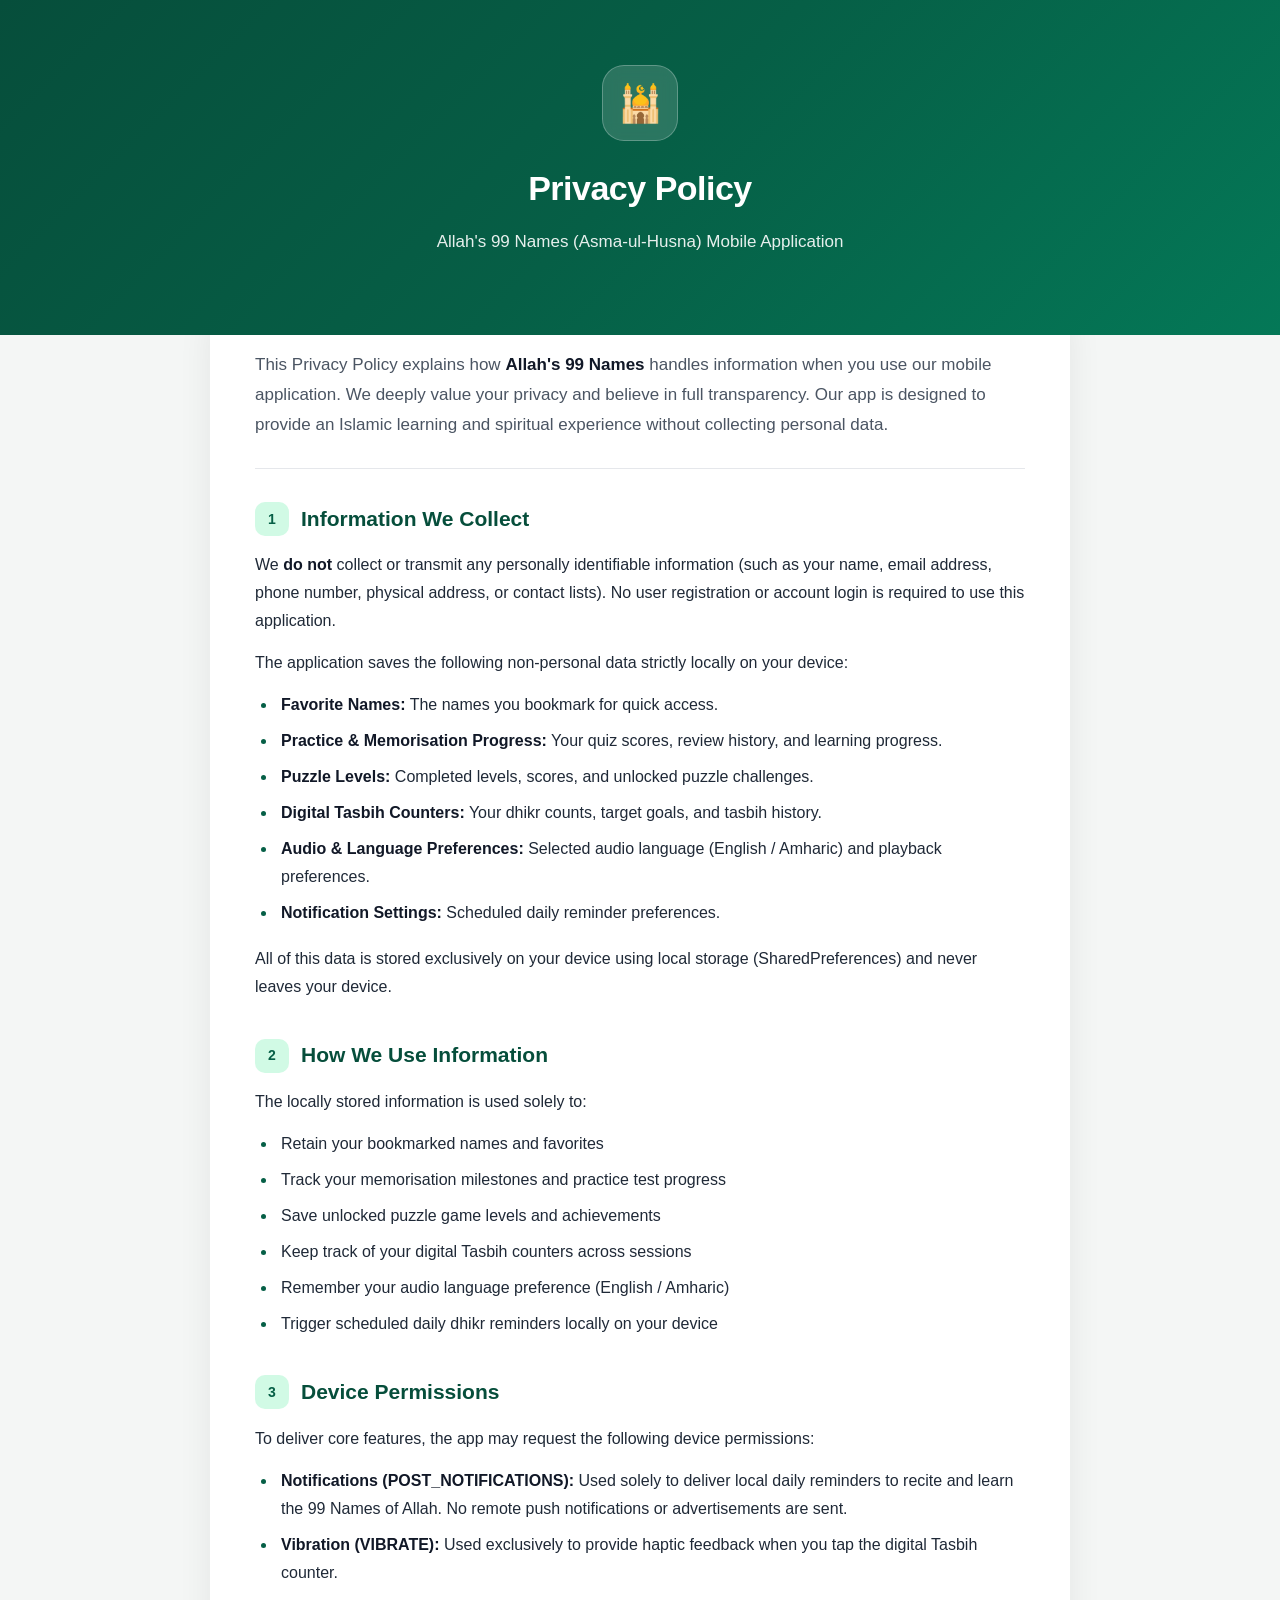
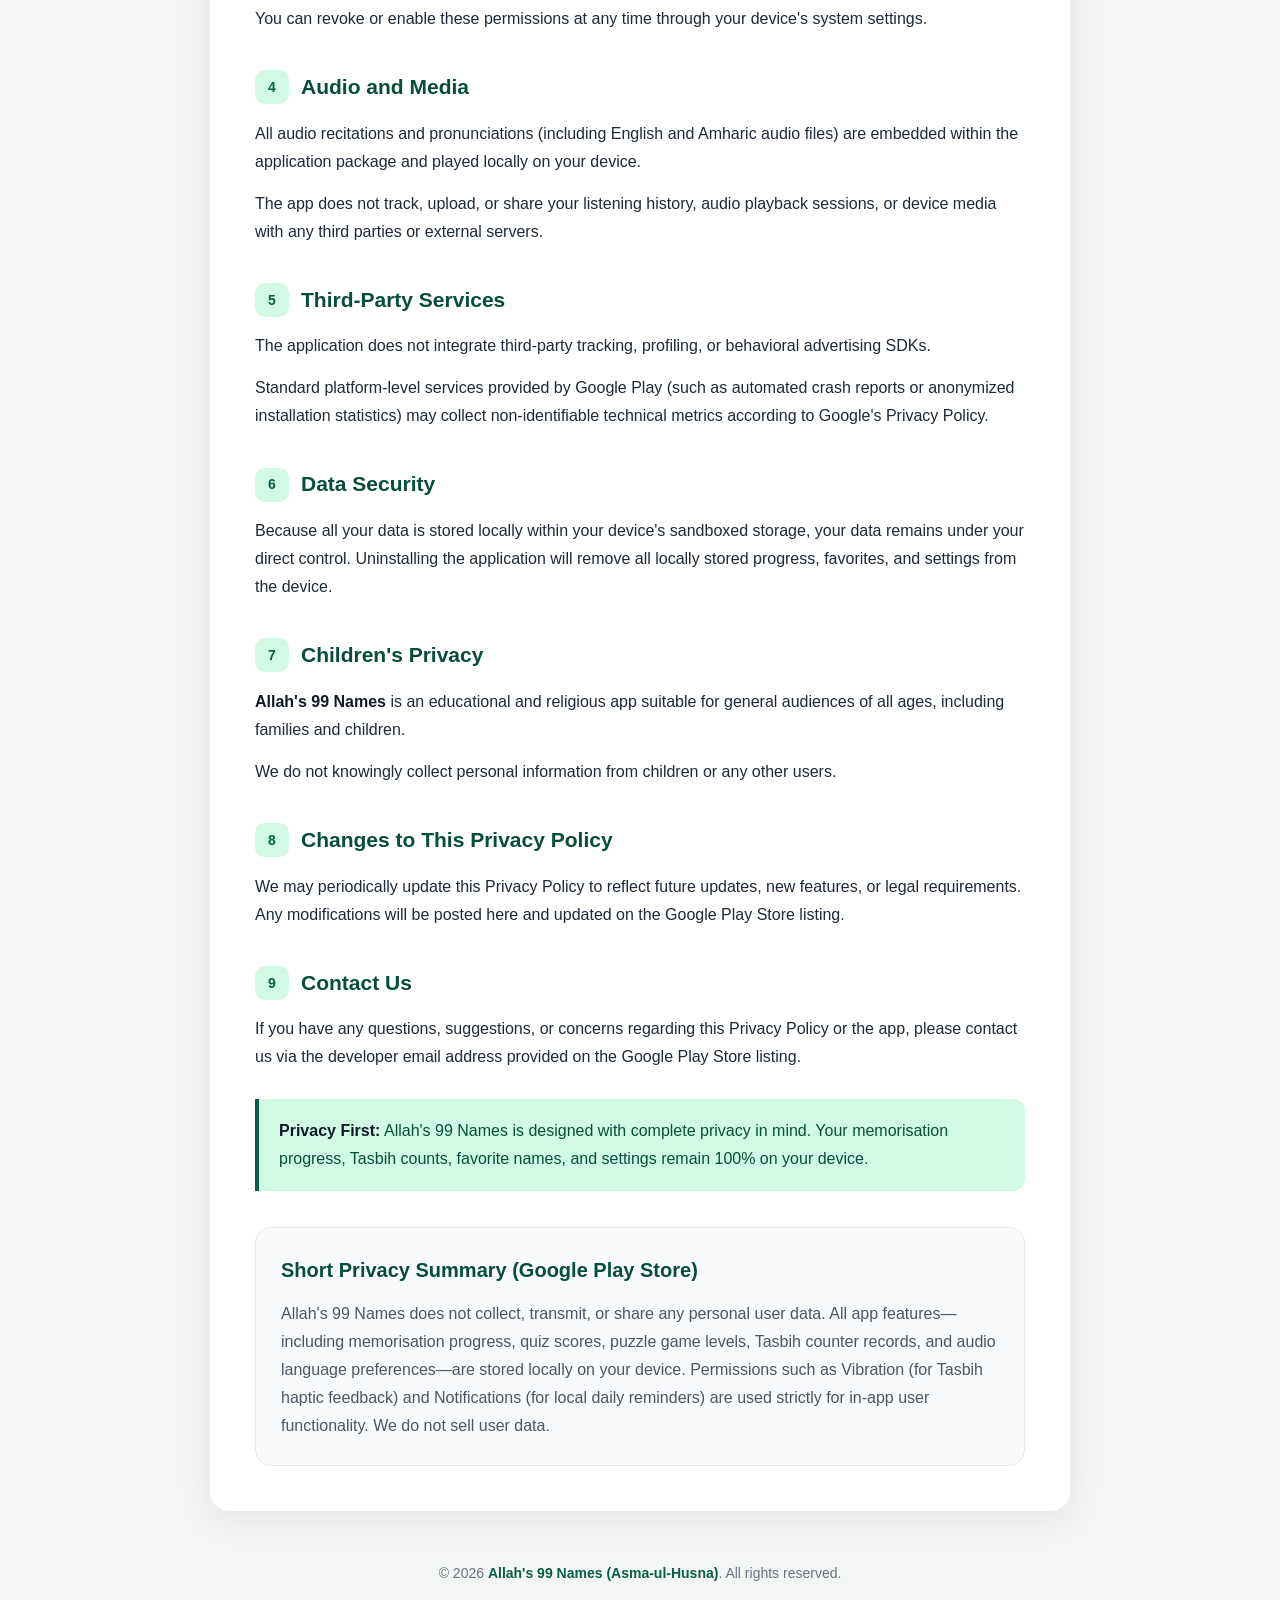
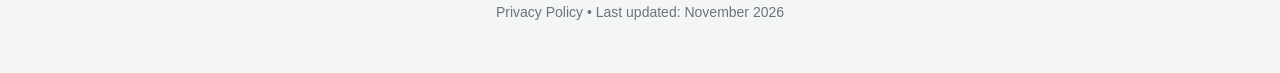
<file: privacy_policy.html>
<!DOCTYPE html>
<html lang="en">
<head>
  <meta charset="UTF-8">
  <meta name="viewport" content="width=device-width, initial-scale=1.0">

  <title>Privacy Policy | Allah's 99 Names (Asma-ul-Husna)</title>

  <meta
    name="description"
    content="Privacy Policy for Allah's 99 Names (Asma-ul-Husna) mobile application."
  >

  <style>
    * {
      box-sizing: border-box;
      margin: 0;
      padding: 0;
    }

    :root {
      --primary: #065f46;
      --primary-light: #d1fae5;
      --primary-dark: #064e3b;
      --accent: #d97706;
      --background: #f4f6f5;
      --card: #ffffff;
      --text: #1f2937;
      --muted: #6b7280;
      --border: #e5e7eb;
      --white: #ffffff;
    }

    body {
      font-family: -apple-system, BlinkMacSystemFont, "Segoe UI", Roboto,
        Helvetica, Arial, sans-serif;
      background: var(--background);
      color: var(--text);
      line-height: 1.75;
    }

    /* Header */
    .hero {
      background: linear-gradient(135deg, #064e3b, #065f46, #047857);
      color: var(--white);
      padding: 65px 20px;
      text-align: center;
      position: relative;
    }

    .hero-icon {
      width: 76px;
      height: 76px;
      margin: 0 auto 18px;
      background: rgba(255, 255, 255, 0.15);
      border: 1px solid rgba(255, 255, 255, 0.25);
      border-radius: 22px;
      display: flex;
      align-items: center;
      justify-content: center;
      font-size: 36px;
      backdrop-filter: blur(8px);
    }

    .hero h1 {
      font-size: 34px;
      margin-bottom: 8px;
      font-weight: 750;
      letter-spacing: -0.5px;
    }

    .hero p {
      font-size: 17px;
      opacity: 0.9;
    }

    /* Page container */
    .container {
      max-width: 900px;
      margin: -30px auto 50px;
      padding: 0 20px;
    }

    .policy-card {
      background: var(--card);
      border-radius: 20px;
      padding: 45px;
      box-shadow: 0 8px 35px rgba(0, 0, 0, 0.07);
    }

    .intro {
      font-size: 17px;
      color: #4b5563;
      padding-bottom: 28px;
      margin-bottom: 32px;
      border-bottom: 1px solid var(--border);
    }

    /* Sections */
    .section {
      margin-bottom: 36px;
    }

    .section:last-child {
      margin-bottom: 0;
    }

    .section-title {
      display: flex;
      align-items: center;
      gap: 12px;
      font-size: 21px;
      font-weight: 700;
      color: var(--primary-dark);
      margin-bottom: 14px;
    }

    .section-number {
      width: 34px;
      height: 34px;
      min-width: 34px;
      display: flex;
      align-items: center;
      justify-content: center;
      background: var(--primary-light);
      color: var(--primary);
      border-radius: 10px;
      font-size: 14px;
      font-weight: 800;
    }

    p {
      margin-bottom: 14px;
    }

    ul {
      margin: 12px 0 18px 22px;
    }

    li {
      margin: 8px 0;
      padding-left: 4px;
    }

    li::marker {
      color: var(--primary);
    }

    strong {
      color: #111827;
    }

    /* Notice */
    .notice {
      background: var(--primary-light);
      border-left: 4px solid var(--primary);
      padding: 18px 20px;
      margin: 28px 0 0;
      border-radius: 0 12px 12px 0;
      color: #064e3b;
    }

    /* Short Play Store version */
    .short-version {
      margin-top: 35px;
      background: #f9fafb;
      border: 1px solid var(--border);
      border-radius: 16px;
      padding: 25px;
    }

    .short-version h2 {
      font-size: 20px;
      color: var(--primary-dark);
      margin-bottom: 12px;
    }

    .short-version p {
      margin: 0;
      color: #4b5563;
    }

    /* Footer */
    footer {
      max-width: 900px;
      margin: 0 auto;
      padding: 0 20px 35px;
      text-align: center;
      color: var(--muted);
      font-size: 14px;
    }

    footer strong {
      color: var(--primary);
    }

    /* Mobile */
    @media (max-width: 650px) {
      .hero {
        padding: 48px 18px 55px;
      }

      .hero h1 {
        font-size: 28px;
      }

      .hero p {
        font-size: 15px;
      }

      .container {
        padding: 0 13px;
      }

      .policy-card {
        padding: 28px 20px;
        border-radius: 16px;
      }

      .section-title {
        font-size: 19px;
      }

      .intro {
        font-size: 16px;
      }
    }
  </style>
</head>

<body>

  <!-- Header -->
  <header class="hero">
    <div class="hero-icon">🕌</div>

    <h1>Privacy Policy</h1>

    <p>Allah's 99 Names (Asma-ul-Husna) Mobile Application</p>
  </header>

  <!-- Main content -->
  <main class="container">

    <article class="policy-card">

      <p class="intro">
        This Privacy Policy explains how <strong>Allah's 99 Names</strong> handles information when you use our mobile application. We deeply value your privacy and believe in full transparency. Our app is designed to provide an Islamic learning and spiritual experience without collecting personal data.
      </p>

      <!-- Section 1 -->
      <section class="section">

        <h2 class="section-title">
          <span class="section-number">1</span>
          Information We Collect
        </h2>

        <p>
          We <strong>do not</strong> collect or transmit any personally identifiable information (such as your name, email address, phone number, physical address, or contact lists). No user registration or account login is required to use this application.
        </p>

        <p>
          The application saves the following non-personal data strictly locally on your device:
        </p>

        <ul>
          <li><strong>Favorite Names:</strong> The names you bookmark for quick access.</li>
          <li><strong>Practice & Memorisation Progress:</strong> Your quiz scores, review history, and learning progress.</li>
          <li><strong>Puzzle Levels:</strong> Completed levels, scores, and unlocked puzzle challenges.</li>
          <li><strong>Digital Tasbih Counters:</strong> Your dhikr counts, target goals, and tasbih history.</li>
          <li><strong>Audio & Language Preferences:</strong> Selected audio language (English / Amharic) and playback preferences.</li>
          <li><strong>Notification Settings:</strong> Scheduled daily reminder preferences.</li>
        </ul>

        <p>
          All of this data is stored exclusively on your device using local storage (SharedPreferences) and never leaves your device.
        </p>

      </section>

      <!-- Section 2 -->
      <section class="section">

        <h2 class="section-title">
          <span class="section-number">2</span>
          How We Use Information
        </h2>

        <p>The locally stored information is used solely to:</p>

        <ul>
          <li>Retain your bookmarked names and favorites</li>
          <li>Track your memorisation milestones and practice test progress</li>
          <li>Save unlocked puzzle game levels and achievements</li>
          <li>Keep track of your digital Tasbih counters across sessions</li>
          <li>Remember your audio language preference (English / Amharic)</li>
          <li>Trigger scheduled daily dhikr reminders locally on your device</li>
        </ul>

      </section>

      <!-- Section 3 -->
      <section class="section">

        <h2 class="section-title">
          <span class="section-number">3</span>
          Device Permissions
        </h2>

        <p>
          To deliver core features, the app may request the following device permissions:
        </p>

        <ul>
          <li><strong>Notifications (POST_NOTIFICATIONS):</strong> Used solely to deliver local daily reminders to recite and learn the 99 Names of Allah. No remote push notifications or advertisements are sent.</li>
          <li><strong>Vibration (VIBRATE):</strong> Used exclusively to provide haptic feedback when you tap the digital Tasbih counter.</li>
        </ul>

        <p>
          You can revoke or enable these permissions at any time through your device's system settings.
        </p>

      </section>

      <!-- Section 4 -->
      <section class="section">

        <h2 class="section-title">
          <span class="section-number">4</span>
          Audio and Media
        </h2>

        <p>
          All audio recitations and pronunciations (including English and Amharic audio files) are embedded within the application package and played locally on your device.
        </p>

        <p>
          The app does not track, upload, or share your listening history, audio playback sessions, or device media with any third parties or external servers.
        </p>

      </section>

      <!-- Section 5 -->
      <section class="section">

        <h2 class="section-title">
          <span class="section-number">5</span>
          Third-Party Services
        </h2>

        <p>
          The application does not integrate third-party tracking, profiling, or behavioral advertising SDKs.
        </p>

        <p>
          Standard platform-level services provided by Google Play (such as automated crash reports or anonymized installation statistics) may collect non-identifiable technical metrics according to Google's Privacy Policy.
        </p>

      </section>

      <!-- Section 6 -->
      <section class="section">

        <h2 class="section-title">
          <span class="section-number">6</span>
          Data Security
        </h2>

        <p>
          Because all your data is stored locally within your device's sandboxed storage, your data remains under your direct control. Uninstalling the application will remove all locally stored progress, favorites, and settings from the device.
        </p>

      </section>

      <!-- Section 7 -->
      <section class="section">

        <h2 class="section-title">
          <span class="section-number">7</span>
          Children's Privacy
        </h2>

        <p>
          <strong>Allah's 99 Names</strong> is an educational and religious app suitable for general audiences of all ages, including families and children.
        </p>

        <p>
          We do not knowingly collect personal information from children or any other users.
        </p>

      </section>

      <!-- Section 8 -->
      <section class="section">

        <h2 class="section-title">
          <span class="section-number">8</span>
          Changes to This Privacy Policy
        </h2>

        <p>
          We may periodically update this Privacy Policy to reflect future updates, new features, or legal requirements. Any modifications will be posted here and updated on the Google Play Store listing.
        </p>

      </section>

      <!-- Section 9 -->
      <section class="section">

        <h2 class="section-title">
          <span class="section-number">9</span>
          Contact Us
        </h2>

        <p>
          If you have any questions, suggestions, or concerns regarding this Privacy Policy or the app, please contact us via the developer email address provided on the Google Play Store listing.
        </p>

        <div class="notice">
          <strong>Privacy First:</strong>
          Allah's 99 Names is designed with complete privacy in mind. Your memorisation progress, Tasbih counts, favorite names, and settings remain 100% on your device.
        </div>

      </section>

      <!-- Short Google Play Version -->
      <section class="short-version">

        <h2>Short Privacy Summary (Google Play Store)</h2>

        <p>
          Allah's 99 Names does not collect, transmit, or share any personal user data. All app features—including memorisation progress, quiz scores, puzzle game levels, Tasbih counter records, and audio language preferences—are stored locally on your device. Permissions such as Vibration (for Tasbih haptic feedback) and Notifications (for local daily reminders) are used strictly for in-app user functionality. We do not sell user data.
        </p>

      </section>

    </article>

  </main>

  <!-- Footer -->
  <footer>
    <p>
      © 2026 <strong>Allah's 99 Names (Asma-ul-Husna)</strong>. All rights reserved.
    </p>

    <p>
      Privacy Policy • Last updated: November 2026
    </p>
  </footer>

</body>
</html>
</file>
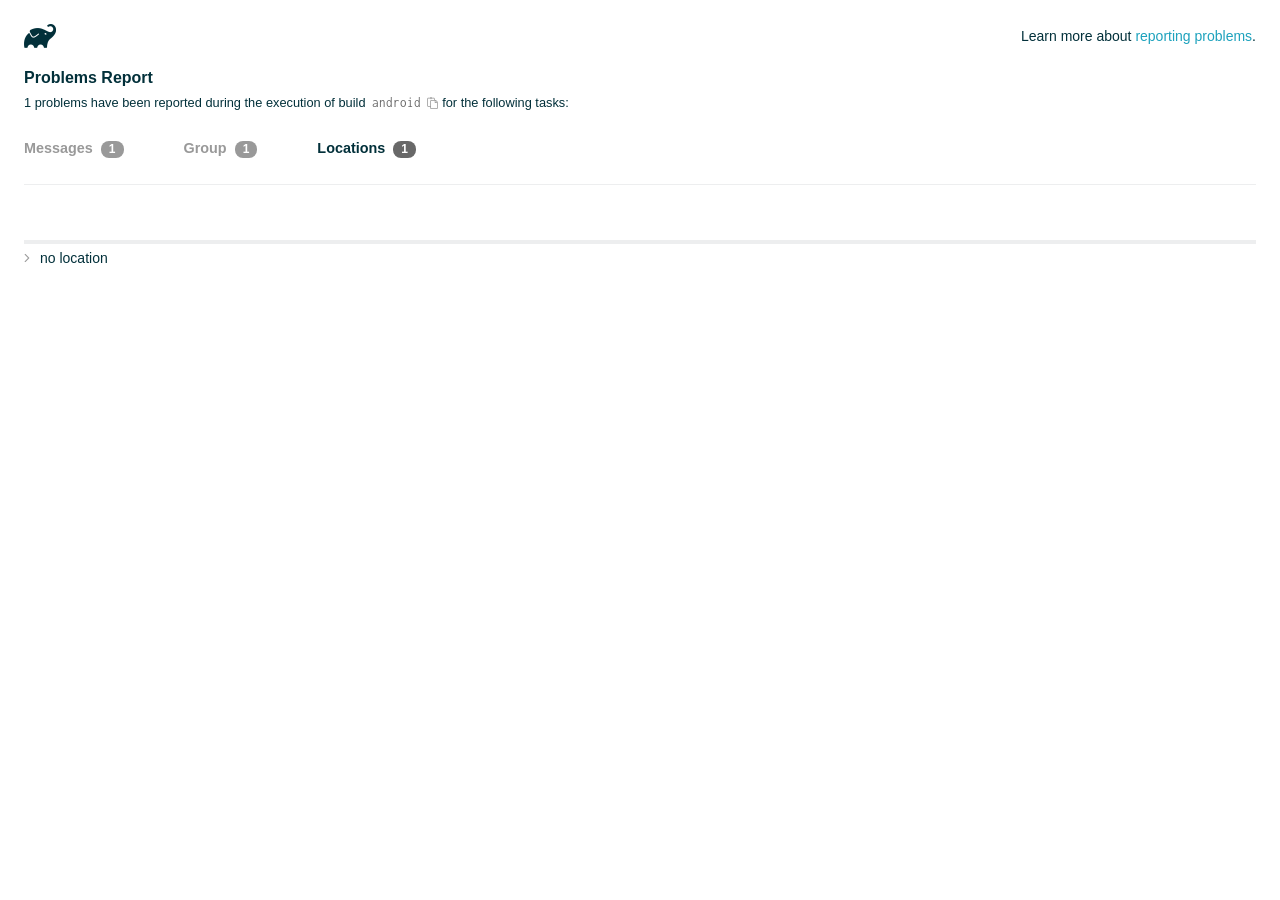
<file: android/build/reports/problems/problems-report.html>
<!DOCTYPE html>

<html lang="en">
<head>
    <!-- Required meta tags -->
    <meta charset="utf-8">
    <meta name="viewport" content="width=device-width, initial-scale=1, shrink-to-fit=no">

                    <style type="text/css">
                /*! normalize.css v7.0.0 | MIT License | github.com/necolas/normalize.css */
html {
    line-height: 1.15;
    -ms-text-size-adjust: 100%;
    -webkit-text-size-adjust: 100%
}

body {
    margin: 0
}

article, aside, footer, header, nav, section {
    display: block
}

h1 {
    font-size: 2em;
    margin: .67em 0
}

figcaption, figure, main {
    display: block
}

figure {
    margin: 1em 40px
}

hr {
    box-sizing: content-box;
    height: 0;
    overflow: visible
}

pre {
    font-family: monospace, monospace;
    font-size: 1em
}

a {
    background-color: transparent;
    -webkit-text-decoration-skip: objects
}

abbr[title] {
    border-bottom: none;
    text-decoration: underline;
    text-decoration: underline dotted
}

b, strong {
    font-weight: inherit
}

b, strong {
    font-weight: bolder
}

code, kbd, samp {
    font-family: monospace, monospace;
    font-size: 1em
}

dfn {
    font-style: italic
}

mark {
    background-color: #ff0;
    color: #000
}

small {
    font-size: 80%
}

sub, sup {
    font-size: 75%;
    line-height: 0;
    position: relative;
    vertical-align: baseline
}

sub {
    bottom: -.25em
}

sup {
    top: -.5em
}

audio, video {
    display: inline-block
}

audio:not([controls]) {
    display: none;
    height: 0
}

img {
    border-style: none
}

svg:not(:root) {
    overflow: hidden
}

button, input, optgroup, select, textarea {
    font-family: sans-serif;
    font-size: 100%;
    line-height: 1.15;
    margin: 0
}

button, input {
    overflow: visible
}

button, select {
    text-transform: none
}

[type=reset], [type=submit], button, html [type=button] {
    -webkit-appearance: button
}

[type=button]::-moz-focus-inner, [type=reset]::-moz-focus-inner, [type=submit]::-moz-focus-inner, button::-moz-focus-inner {
    border-style: none;
    padding: 0
}

[type=button]:-moz-focusring, [type=reset]:-moz-focusring, [type=submit]:-moz-focusring, button:-moz-focusring {
    outline: 1px dotted ButtonText
}

fieldset {
    padding: .35em .75em .625em
}

legend {
    box-sizing: border-box;
    color: inherit;
    display: table;
    max-width: 100%;
    padding: 0;
    white-space: normal
}

progress {
    display: inline-block;
    vertical-align: baseline
}

textarea {
    overflow: auto
}

[type=checkbox], [type=radio] {
    box-sizing: border-box;
    padding: 0
}

[type=number]::-webkit-inner-spin-button, [type=number]::-webkit-outer-spin-button {
    height: auto
}

[type=search] {
    -webkit-appearance: textfield;
    outline-offset: -2px
}

[type=search]::-webkit-search-cancel-button, [type=search]::-webkit-search-decoration {
    -webkit-appearance: none
}

::-webkit-file-upload-button {
    -webkit-appearance: button;
    font: inherit
}

details, menu {
    display: block
}

summary {
    display: list-item
}

canvas {
    display: inline-block
}

template {
    display: none
}

[hidden] {
    display: none
}

/* configuration cache styles */

.report-wrapper {
    margin: 0;
    padding: 0 24px;
}

.gradle-logo {
    width: 32px;
    height: 24px;
    background-image: url("[data-uri]");
    background-size: contain;
}

.header {
    display: flex;
    flex-wrap: wrap;
    position: fixed;
    top: 0;
    left: 0;
    width: 100%;
    padding: 24px 24px 0 24px;
    background-color: white;
    z-index: 1;
}

.learn-more {
    margin-left: auto;
    align-self: center;
    font-size: 0.875rem;
    font-weight: normal;
}

.title {
    display: flex;
    align-items: center;
    padding: 18px 0 24px 0;
    flex: 1 0 100%;
}

.content {
    font-size: 0.875rem;
    padding: 240px 0 48px;
    overflow-x: auto;
    white-space: nowrap;
}

.content ol:first-of-type {
    margin: 0;
}

.tree-btn {
    cursor: pointer;
    display: inline-block;
    width: 16px;
    height: 16px;
    background-size: contain;
    background-repeat: no-repeat;
    vertical-align: middle;
    margin-top: -0.2em;
}

.tree-btn.collapsed {
    background-image: url('data:image/svg+xml;utf8,<svg xmlns="http://www.w3.org/2000/svg" viewBox="0 0 192 512"><path d="M166.9 264.5l-117.8 116c-4.7 4.7-12.3 4.7-17 0l-7.1-7.1c-4.7-4.7-4.7-12.3 0-17L127.3 256 25.1 155.6c-4.7-4.7-4.7-12.3 0-17l7.1-7.1c4.7-4.7 12.3-4.7 17 0l117.8 116c4.6 4.7 4.6 12.3-.1 17z" fill="%23999999" stroke="%23999999"/></svg>');
}

.tree-btn.expanded {
    background-image: url('data:image/svg+xml;utf8,<svg xmlns="http://www.w3.org/2000/svg" viewBox="0 0 256 512"><path d="M119.5 326.9L3.5 209.1c-4.7-4.7-4.7-12.3 0-17l7.1-7.1c4.7-4.7 12.3-4.7 17 0L128 287.3l100.4-102.2c4.7-4.7 12.3-4.7 17 0l7.1 7.1c4.7 4.7 4.7 12.3 0 17L136.5 327c-4.7 4.6-12.3 4.6-17-.1z" fill="%23999999" stroke="%23999999"/></svg>');
}

ul .tree-btn {
    margin-right: 3px;
}

.leaf-icon {
    display: inline-block;
    width: 16px;
    height: 16px;
    background-image: url('data:image/svg+xml;utf8,<svg xmlns="http://www.w3.org/2000/svg" viewBox="0 0 256 512"><path d="M32 256 H224" stroke="%23999999" stroke-width="48" stroke-linecap="round"/></svg>');
    background-size: contain;
    background-repeat: no-repeat;
    vertical-align: middle;
    margin-top: -0.2em;
}

.invisible-text {
    user-select: all; /* Allow the text to be selectable */
    color: transparent; /* Hide the text */
    text-indent: -9999px; /* Move the text out of view */
    position: relative;
    white-space: pre; /* Preserve meaningful whitespace in the invisible text for copying */
}

.text-for-copy {
    display: inline-block;
}

.enum-icon {
    display: inline-block;
    width: 16px;
    height: 16px;
    background-image: url('data:image/svg+xml;utf8,<svg xmlns="http://www.w3.org/2000/svg" viewBox="0 0 1024 1024"><circle cx="512" cy="512" r="200" /></svg>');
    background-size: contain;
    background-repeat: no-repeat;
    vertical-align: middle;
    margin-inline-start: 0.5ex;
    margin-inline-end: 0.5ex;
    margin-top: -0.2em;
}

.error-icon {
    display: inline-block;
    width: 16px;
    height: 16px;
    background-image: url('data:image/svg+xml;utf8,<svg xmlns="http://www.w3.org/2000/svg" viewBox="0 0 320 512"><path d="M193.94 256L296.5 153.44l21.15-21.15c3.12-3.12 3.12-8.19 0-11.31l-22.63-22.63c-3.12-3.12-8.19-3.12-11.31 0L160 222.06 36.29 98.34c-3.12-3.12-8.19-3.12-11.31 0L2.34 120.97c-3.12 3.12-3.12 8.19 0 11.31L126.06 256 2.34 379.71c-3.12 3.12-3.12 8.19 0 11.31l22.63 22.63c3.12 3.12 8.19 3.12 11.31 0L160 289.94 262.56 392.5l21.15 21.15c3.12 3.12 8.19 3.12 11.31 0l22.63-22.63c3.12-3.12 3.12-8.19 0-11.31L193.94 256z" fill="%23FC461E" stroke="%23FC461E"/></svg>');
    background-size: contain;
    background-repeat: no-repeat;
    vertical-align: middle;
    margin-inline-start: 0.5ex;
    margin-inline-end: 0.5ex;
    margin-top: -0.2em;
}

.advice-icon {
    display: inline-block;
    width: 16px;
    height: 16px;
    background-image: url('data:image/svg+xml;utf8,<svg width="800px" height="800px" viewBox="-4.93 0 122.88 122.88" version="1.1" id="Layer_1" xmlns="http://www.w3.org/2000/svg" xmlns:xlink="http://www.w3.org/1999/xlink"  style="enable-background:new 0 0 113.01 122.88" xml:space="preserve"><g><path d="M44.13,102.06c-1.14,0.03-2.14-0.81-2.3-1.96c-0.17-1.2,0.64-2.31,1.82-2.54c-1.3-7.37-4.85-11.43-8.6-15.72 c-2.92-3.34-5.95-6.81-8.34-11.92c-2.35-5.03-3.64-10.23-3.6-15.63c0.05-5.4,1.42-10.96,4.4-16.71c0.02-0.04,0.04-0.07,0.06-0.11 l0,0c3.91-6.62,9.38-11.04,15.47-13.52c5.11-2.09,10.66-2.8,16.1-2.3c5.42,0.5,10.73,2.2,15.37,4.94 c5.9,3.49,10.75,8.67,13.42,15.21c1.44,3.54,2.42,7.49,2.54,11.82c0.12,4.31-0.62,8.96-2.61,13.88 c-2.66,6.59-6.18,10.68-9.47,14.51c-3.03,3.53-5.85,6.81-7.42,11.84c0.89,0.21,1.59,0.94,1.73,1.9c0.17,1.24-0.7,2.39-1.94,2.56 l-0.77,0.11c-0.14,1.09-0.23,2.26-0.27,3.51l0.25-0.04c1.24-0.17,2.39,0.7,2.56,1.94c0.17,1.24-0.7,2.39-1.94,2.56l-0.78,0.11 c0.01,0.15,0.02,0.3,0.03,0.45l0,0c0.07,0.88,0.08,1.73,0.03,2.54l0.13-0.02c1.25-0.15,2.38,0.74,2.54,1.98 c0.15,1.25-0.74,2.38-1.98,2.54l-1.68,0.21c-1.2,3.11-3.34,5.48-5.87,6.94c-1.74,1.01-3.67,1.59-5.61,1.71 c-1.97,0.12-3.96-0.25-5.78-1.13c-2.08-1.02-3.94-2.71-5.29-5.14c-0.65-0.33-1.13-0.97-1.23-1.75c-0.04-0.31-0.01-0.61,0.07-0.89 c-0.39-1.16-0.68-2.43-0.87-3.83l-0.07,0.01c-1.24,0.17-2.39-0.7-2.56-1.94c-0.17-1.24,0.7-2.39,1.94-2.56l0.54-0.08 C44.19,104.32,44.18,103.16,44.13,102.06L44.13,102.06z M2.18,58.86C1.01,58.89,0.04,57.98,0,56.81c-0.04-1.17,0.88-2.14,2.05-2.18 l8.7-0.3c1.17-0.04,2.14,0.88,2.18,2.05c0.04,1.17-0.88,2.14-2.05,2.18L2.18,58.86L2.18,58.86z M110.68,50.25 c1.16-0.12,2.2,0.73,2.32,1.89c0.12,1.16-0.73,2.2-1.89,2.32l-8.66,0.91c-1.16,0.12-2.2-0.73-2.32-1.89 c-0.12-1.16,0.73-2.2,1.89-2.32L110.68,50.25L110.68,50.25z M94.91,14.78c0.65-0.97,1.96-1.23,2.93-0.58 c0.97,0.65,1.23,1.96,0.58,2.93l-4.84,7.24c-0.65,0.97-1.96,1.23-2.93,0.58c-0.97-0.65-1.23-1.96-0.58-2.93L94.91,14.78 L94.91,14.78z M57.63,2.06c0.03-1.17,1-2.09,2.16-2.06c1.17,0.03,2.09,1,2.06,2.16l-0.22,8.7c-0.03,1.17-1,2.09-2.16,2.06 c-1.17-0.03-2.09-1-2.06-2.16L57.63,2.06L57.63,2.06z M13.88,15.53c-0.86-0.8-0.9-2.14-0.11-2.99c0.8-0.86,2.14-0.9,2.99-0.11 l6.37,5.94c0.86,0.8,0.9,2.14,0.11,2.99c-0.8,0.86-2.14,0.9-2.99,0.11L13.88,15.53L13.88,15.53z M47.88,96.95l18.49-2.63 c1.59-6.7,5.05-10.73,8.8-15.08c3.08-3.58,6.36-7.4,8.76-13.34c1.76-4.35,2.41-8.43,2.31-12.19c-0.1-3.75-0.96-7.21-2.24-10.34 c-2.3-5.63-6.51-10.11-11.65-13.15c-4.11-2.43-8.8-3.94-13.59-4.37c-4.77-0.44-9.64,0.19-14.13,2.02 c-5.26,2.15-9.99,5.97-13.39,11.72c-2.64,5.12-3.86,10.02-3.9,14.73c-0.04,4.74,1.11,9.33,3.2,13.8c2.13,4.56,4.97,7.8,7.69,10.92 C42.47,83.9,46.48,88.49,47.88,96.95L47.88,96.95z M65.62,99.02l-17.27,2.45c0.05,1.1,0.07,2.25,0.05,3.47l17.05-2.42 C65.47,101.29,65.52,100.12,65.62,99.02L65.62,99.02z M48.49,109.52c0.12,0.92,0.3,1.76,0.53,2.54l16.55-2.04 c0.11-0.86,0.13-1.77,0.05-2.74l0,0l0-0.02l-0.01-0.17L48.49,109.52L48.49,109.52z M51.37,116.36c0.64,0.67,1.35,1.19,2.1,1.55 c1.15,0.56,2.42,0.79,3.67,0.72c1.29-0.08,2.57-0.47,3.74-1.15c1.1-0.64,2.09-1.53,2.88-2.65L51.37,116.36L51.37,116.36z"/></g></svg>');
    background-size: contain;
    background-repeat: no-repeat;
    vertical-align: middle;
    margin-inline-start: 0.5ex;
    margin-inline-end: 0.5ex;
    margin-top: -0.2em;
}

.warning-icon {
    display: inline-block;
    width: 13px;
    height: 13px;
    background-image: url('data:image/svg+xml;utf8,<svg xmlns="http://www.w3.org/2000/svg" viewBox="0 0 576 512"><path d="M270.2 160h35.5c3.4 0 6.1 2.8 6 6.2l-7.5 196c-.1 3.2-2.8 5.8-6 5.8h-20.5c-3.2 0-5.9-2.5-6-5.8l-7.5-196c-.1-3.4 2.6-6.2 6-6.2zM288 388c-15.5 0-28 12.5-28 28s12.5 28 28 28 28-12.5 28-28-12.5-28-28-28zm281.5 52L329.6 24c-18.4-32-64.7-32-83.2 0L6.5 440c-18.4 31.9 4.6 72 41.6 72H528c36.8 0 60-40 41.5-72zM528 480H48c-12.3 0-20-13.3-13.9-24l240-416c6.1-10.6 21.6-10.7 27.7 0l240 416c6.2 10.6-1.5 24-13.8 24z" fill="%23DEAD22" stroke="%23DEAD22"/></svg>');
    background-size: contain;
    background-repeat: no-repeat;
    vertical-align: middle;
    margin-inline-start: 0.3ex;
    margin-inline-end: 1.1ex;
    margin-top: -0.1em;
}

.documentation-button {
    cursor: pointer;
    display: inline-block;
    width: 13px;
    height: 13px;
    background-image: url('data:image/svg+xml;utf8,<svg xmlns="http://www.w3.org/2000/svg" viewBox="0 0 512 512"><path d="M256 340c-15.464 0-28 12.536-28 28s12.536 28 28 28 28-12.536 28-28-12.536-28-28-28zm7.67-24h-16c-6.627 0-12-5.373-12-12v-.381c0-70.343 77.44-63.619 77.44-107.408 0-20.016-17.761-40.211-57.44-40.211-29.144 0-44.265 9.649-59.211 28.692-3.908 4.98-11.054 5.995-16.248 2.376l-13.134-9.15c-5.625-3.919-6.86-11.771-2.645-17.177C185.658 133.514 210.842 116 255.67 116c52.32 0 97.44 29.751 97.44 80.211 0 67.414-77.44 63.849-77.44 107.408V304c0 6.627-5.373 12-12 12zM256 40c118.621 0 216 96.075 216 216 0 119.291-96.61 216-216 216-119.244 0-216-96.562-216-216 0-119.203 96.602-216 216-216m0-32C119.043 8 8 119.083 8 256c0 136.997 111.043 248 248 248s248-111.003 248-248C504 119.083 392.957 8 256 8z" fill="%23999999" stroke="%23999999"/></svg>');
    background-size: contain;
    background-repeat: no-repeat;
    vertical-align: middle;
    margin-inline-start: 0.5ex;
    margin-inline-end: 0.5ex;
    margin-top: -0.2em;
}

.documentation-button::selection {
    color: transparent;
}

.documentation-button:hover {
    color: transparent;
}

.copy-button {
    cursor: pointer;
    display: inline-block;
    width: 12px;
    height: 12px;
    background-image: url('data:image/svg+xml;utf8,<svg xmlns="http://www.w3.org/2000/svg" viewBox="0 0 448 512"><path d="M433.941 193.941l-51.882-51.882A48 48 0 0 0 348.118 128H320V80c0-26.51-21.49-48-48-48h-66.752C198.643 13.377 180.858 0 160 0s-38.643 13.377-45.248 32H48C21.49 32 0 53.49 0 80v288c0 26.51 21.49 48 48 48h80v48c0 26.51 21.49 48 48 48h224c26.51 0 48-21.49 48-48V227.882a48 48 0 0 0-14.059-33.941zm-22.627 22.627a15.888 15.888 0 0 1 4.195 7.432H352v-63.509a15.88 15.88 0 0 1 7.431 4.195l51.883 51.882zM160 30c9.941 0 18 8.059 18 18s-8.059 18-18 18-18-8.059-18-18 8.059-18 18-18zM48 384c-8.822 0-16-7.178-16-16V80c0-8.822 7.178-16 16-16h66.752c6.605 18.623 24.389 32 45.248 32s38.643-13.377 45.248-32H272c8.822 0 16 7.178 16 16v48H176c-26.51 0-48 21.49-48 48v208H48zm352 96H176c-8.822 0-16-7.178-16-16V176c0-8.822 7.178-16 16-16h144v72c0 13.2 10.8 24 24 24h72v208c0 8.822-7.178 16-16 16z" fill="%23999999" stroke="%23999999"/></svg>');
    background-size: contain;
    background-repeat: no-repeat;
    vertical-align: middle;
    margin-inline-start: 0.5ex;
    margin-top: -0.2em;
}

.groups{
    display: flex;
    border-bottom: 1px solid #EDEEEF;
    flex: 1 0 100%;
}

.uncategorized {
    display: flex;
    border-top: 4px solid #EDEEEF;
    flex: 1 0 100%;
}

.group-selector {
    padding: 0 52px 24px 0;
    font-size: 0.9rem;
    font-weight: bold;
    color: #999999;
    cursor: pointer;
}

.group-selector__count {
    margin: 0 8px;
    border-radius: 8px;
    background-color: #999;
    color: #fff;
    padding: 1px 8px 2px;
    font-size: 0.75rem;
}

.group-selector--active {
    color: #02303A;
    cursor: auto;
}

.group-selector--active .group-selector__count {
    background-color: #686868;
}

.group-selector--disabled {
    cursor: not-allowed;
}

.accordion-header {
    cursor: pointer;
}

.container {
    padding-left: 0.5em;
    padding-right: 0.5em;
}

.stacktrace {
    border-radius: 4px;
    overflow-x: auto;
    padding: 0.5rem;
    margin-bottom: 0;
    min-width: 1000px;
}

/* Lato (bold, regular) */
@font-face {
    font-display: swap;
    font-family: Lato;
    font-weight: 500;
    font-style: normal;
    src: url("https://assets.gradle.com/lato/fonts/lato-semibold/lato-semibold.woff2") format("woff2"),
    url("https://assets.gradle.com/lato/fonts/lato-semibold/lato-semibold.woff") format("woff");
}

@font-face {
    font-display: swap;
    font-family: Lato;
    font-weight: bold;
    font-style: normal;
    src: url("https://assets.gradle.com/lato/fonts/lato-bold/lato-bold.woff2") format("woff2"),
    url("https://assets.gradle.com/lato/fonts/lato-bold/lato-bold.woff") format("woff");
}

* {
    -webkit-box-sizing: border-box;
    -moz-box-sizing: border-box;
    box-sizing: border-box;
}

html,
body {
    margin: 0;
    padding: 0;
}

html {
    font-family: "Lato", "Helvetica Neue", Arial, sans-serif;
    font-size: 16px;
    font-weight: 400;
    line-height: 1.5;
}

body {
    color: #02303A;
    background-color: #ffffff;
    -webkit-text-size-adjust: 100%;
    -ms-text-size-adjust: 100%;
    -webkit-font-smoothing: antialiased;
}


/* typography */
h1, h2, h3, h4, h5, h6 {
    color: #02303A;
    text-rendering: optimizeLegibility;
    margin: 0;
}

h1 {
    font-size: 1rem;
}

h2 {
    font-size: 0.9rem;
}

h3 {
    font-size: 1.125rem;
}

h4, h5, h6 {
    font-size: 0.875rem;
}

h1 code {
    font-weight: bold;
}

ul, ol, dl {
    list-style-position: outside;
    line-height: 1.6;
    padding: 0;
    margin: 0 0 0 20px;
    list-style-type: none;
}

li {
    line-height: 2;
}

a {
    color: #1DA2BD;
    text-decoration: none;
    transition: all 0.3s ease, visibility 0s;
}

a:hover {
    color: #35c1e4;
}

/* code */
code, pre {
    font-family: Inconsolata, Monaco, "Courier New", monospace;
    font-style: normal;
    font-variant-ligatures: normal;
    font-variant-caps: normal;
    font-variant-numeric: normal;
    font-variant-east-asian: normal;
    font-weight: normal;
    font-stretch: normal;
    color: #686868;
}

*:not(pre) > code {
    letter-spacing: 0;
    padding: 0.1em 0.5ex;
    text-rendering: optimizeSpeed;
    word-spacing: -0.15em;
    word-wrap: break-word;
}

pre {
    font-size: 0.75rem;
    line-height: 1.8;
    margin-top: 0;
    margin-bottom: 1.5em;
    padding: 1rem;
}

pre code {
    background-color: transparent;
    color: inherit;
    line-height: 1.8;
    font-size: 100%;
    padding: 0;
}

a code {
    color: #1BA8CB;
}

pre.code, pre.programlisting, pre.screen, pre.tt {
    background-color: #f7f7f8;
    border-radius: 4px;
    font-size: 1em;
    line-height: 1.45;
    margin-bottom: 1.25em;
    overflow-x: auto;
    padding: 1rem;
}

li em, p em {
    padding: 0 1px;
}

code em, tt em {
    text-decoration: none;
}

code + .copy-button {
    margin-inline-start: 0.2ex;
}

.java-exception {
    font-size: 0.75rem;
    padding-left: 24px;
}

.java-exception ul {
    margin: 0;
    line-height: inherit;
}

.java-exception code {
    white-space: pre;
}

.java-exception-part-toggle {
    user-select: none;
    cursor: pointer;
    border-radius: 2px;
    padding: 0.1em 0.2em;
    background: azure;
    color: #686868;
}

                </style>
    <!-- Inconsolata is used as a default monospace font in the report. -->
    <link rel="stylesheet" href="https://fonts.googleapis.com/css?family=Inconsolata:400,700" />

    <title>Gradle Configuration Cache</title>
</head>
<body>

<div id="playground"></div>

<div class="report" id="report">
    Loading...
</div>

<script type="text/javascript">
function configurationCacheProblems() { return (
// begin-report-data
{"diagnostics":[{"problem":[{"text":"Executing Gradle on JVM versions 16 and lower has been deprecated."}],"severity":"WARNING","problemDetails":[{"text":"This will fail with an error in Gradle 9.0."}],"contextualLabel":"Executing Gradle on JVM versions 16 and lower has been deprecated.","documentationLink":"https://docs.gradle.org/8.12/userguide/upgrading_version_8.html#minimum_daemon_jvm_version","problemId":[{"name":"deprecation","displayName":"Deprecation"},{"name":"executing-gradle-on-jvm-versions-and-lower","displayName":"Executing Gradle on JVM versions 16 and lower has been deprecated."}],"solutions":[[{"text":"Use JVM 17 or greater to execute Gradle. Projects can continue to use older JVM versions via toolchains."}]]}],"problemsReport":{"totalProblemCount":1,"buildName":"android","requestedTasks":"","documentationLink":"https://docs.gradle.org/8.12/userguide/problems-report.html","documentationLinkCaption":"Problem report","summaries":[]}}
// end-report-data
);}
</script>
                <script type="text/javascript">
                !function(n,t){"object"==typeof exports&&"object"==typeof module?module.exports=t():"function"==typeof define&&define.amd?define([],t):"object"==typeof exports?exports["configuration-cache-report"]=t():n["configuration-cache-report"]=t()}(this,(()=>(({70:function(){void 0===ArrayBuffer.isView&&(ArrayBuffer.isView=function(n){return null!=n&&null!=n.__proto__&&n.__proto__.__proto__===Int8Array.prototype.__proto__}),void 0===Math.imul&&(Math.imul=function(n,t){return(4294901760&n)*(65535&t)+(65535&n)*(0|t)|0}),this["configuration-cache-report"]=function(n){"use strict";var t,r,i,e,u,o,f,s,c,a,h,l,_,v,d,g,w,b,p,m,k,y,q,B,C,x,j,P,I,S,z,E,T,L,N,A,M,F,D,O,R,H,$,G,U,V,Q,Z,Y,W,K,X,J,nn,tn,rn,en,un,on,fn,sn,cn,an,hn,ln,_n,vn,dn,gn,wn,bn,pn,mn,kn,yn,qn,Bn,Cn,xn,jn,Pn,In,Sn,zn=Math.imul,En=ArrayBuffer.isView;function Tn(n,t){if(!(t>=0))throw fu(ie("Requested element count "+t+" is less than zero."));return function(n,t){if(!(t>=0))throw fu(ie("Requested element count "+t+" is less than zero."));if(0===t)return pt();if(t>=n.length)return function(n){switch(n.length){case 0:return pt();case 1:return gr(n[0]);default:return function(n){return Ar(function(n){return new qt(n,!1)}(n))}(n)}}(n);if(1===t)return gr(n[0]);var r=0,i=Nr(),e=0,u=n.length;n:for(;e<u;){var o=n[e];if(e=e+1|0,i.d(o),(r=r+1|0)===t)break n}return i}(n,Wn(n.length-t|0,0))}function Ln(n,t,r,i,e,u,o){return t=t===A?", ":t,r=r===A?"":r,i=i===A?"":i,e=e===A?-1:e,u=u===A?"...":u,o=o===A?null:o,function(n,t,r,i,e,u,o,f){r=r===A?", ":r,i=i===A?"":i,e=e===A?"":e,u=u===A?-1:u,o=o===A?"...":o,f=f===A?null:f,t.e(i);var s=0,c=0,a=n.length;n:for(;c<a;){var h=n[c];if(c=c+1|0,(s=s+1|0)>1&&t.e(r),!(u<0||s<=u))break n;Qt(t,h,f)}return u>=0&&s>u&&t.e(o),t.e(e),t}(n,bi(),t,r,i,e,u,o).toString()}function Nn(n){return n.length-1|0}function An(n,t){if(null==t){var r=0,i=n.length-1|0;if(r<=i)do{var e=r;if(r=r+1|0,null==n[e])return e}while(r<=i)}else{var u=0,o=n.length-1|0;if(u<=o)do{var f=u;if(u=u+1|0,oe(t,n[f]))return f}while(u<=o)}return-1}function Mn(n,t,r,i,e,u,o){return t=t===A?", ":t,r=r===A?"":r,i=i===A?"":i,e=e===A?-1:e,u=u===A?"...":u,o=o===A?null:o,Fn(n,bi(),t,r,i,e,u,o).toString()}function Fn(n,t,r,i,e,u,o,f){r=r===A?", ":r,i=i===A?"":i,e=e===A?"":e,u=u===A?-1:u,o=o===A?"...":o,f=f===A?null:f,t.e(i);var s=0,c=n.f();n:for(;c.g();){var a=c.h();if((s=s+1|0)>1&&t.e(r),!(u<0||s<=u))break n;Qt(t,a,f)}return u>=0&&s>u&&t.e(o),t.e(e),t}function Dn(n){if(n.i())throw mu("List is empty.");return n.j(0)}function On(n){return new Yn(n)}function Rn(n){if(Ue(n,Ti)){var t;switch(n.k()){case 0:t=pt();break;case 1:t=gr(Ue(n,Ei)?n.j(0):n.f().h());break;default:t=Hn(n)}return t}return mt(Vn(n))}function Hn(n){return Ar(n)}function $n(n){if(Ue(n,Ti)&&n.k()<=1)return Rn(n);var t=Vn(n);return function(n){var t=(n.k()/2|0)-1|0;if(t<0)return lr();var r=kt(n),i=0;if(i<=t)do{var e=i;i=i+1|0;var u=n.j(e);n.f4(e,n.j(r)),n.f4(r,u),r=r-1|0}while(e!==t)}(t),t}function Gn(n,t){if(!(t>=0))throw fu(ie("Requested element count "+t+" is less than zero."));return function(n,t){if(!(t>=0))throw fu(ie("Requested element count "+t+" is less than zero."));if(0===t)return pt();if(Ue(n,Ti)){if(t>=n.k())return Rn(n);if(1===t)return gr(function(n){if(Ue(n,Ei))return Dn(n);var t=n.f();if(!t.g())throw mu("Collection is empty.");return t.h()}(n))}var r=0,i=Nr(),e=n.f();n:for(;e.g();){var u=e.h();if(i.d(u),(r=r+1|0)===t)break n}return mt(i)}(n,Wn(n.k()-t|0,0))}function Un(n,t){if(!(t>=0))throw fu(ie("Requested element count "+t+" is less than zero."));if(0===t)return pt();var r=n.k();if(t>=r)return Rn(n);if(1===t)return gr(Qn(n));var i=Nr();if(Ue(n,li)){var e=r-t|0;if(e<r)do{var u=e;e=e+1|0,i.d(n.j(u))}while(e<r)}else for(var o=n.l(r-t|0);o.g();){var f=o.h();i.d(f)}return i}function Vn(n){return Ue(n,Ti)?Hn(n):Zn(n,Lr())}function Qn(n){if(n.i())throw mu("List is empty.");return n.j(kt(n))}function Zn(n,t){for(var r=n.f();r.g();){var i=r.h();t.d(i)}return t}function Yn(n){this.n_1=n}function Wn(n,t){return n<t?t:n}function Kn(n,t){return n>t?t:n}function Xn(n,t){return Ut().q(n,t,-1)}function Jn(n,t){return new Et(n,t)}function nt(n){var t=n.f();if(!t.g())return pt();var r=t.h();if(!t.g())return gr(r);var i=Lr();for(i.d(r);t.g();)i.d(t.h());return i}function tt(n){this.r_1=n}function rt(n,t){this.s_1=n,this.t_1=t}function it(){}function et(n){this.x_1=n,this.w_1=0}function ut(n,t){this.a1_1=n,et.call(this,n),ft().b1(t,this.a1_1.k()),this.w_1=t}function ot(){t=this}function ft(){return null==t&&new ot,t}function st(){ft(),it.call(this)}function ct(n){this.h1_1=n}function at(n,t){return t===n?"(this Map)":Oi(t)}function ht(n,t){var r;n:{for(var i=n.o().f();i.g();){var e=i.h();if(oe(e.j1(),t)){r=e;break n}}r=null}return r}function lt(){r=this}function _t(){return null==r&&new lt,r}function vt(n){this.q1_1=n,it.call(this)}function dt(){_t(),this.n1_1=null,this.o1_1=null}function gt(){i=this}function wt(){return null==i&&new gt,i}function bt(n){return n.length>0?nu(n):pt()}function pt(){return null==e&&new yt,e}function mt(n){switch(n.k()){case 0:return pt();case 1:return gr(n.j(0));default:return n}}function kt(n){return n.k()-1|0}function yt(){e=this,this.z1_1=new de(-1478467534,-1720727600)}function qt(n,t){this.b2_1=n,this.c2_1=t}function Bt(){u=this}function Ct(){return null==u&&new Bt,u}function xt(n,t){return Ue(n,Ti)?n.k():t}function jt(n,t){if(Ue(t,Ti))return n.m(t);for(var r=!1,i=t.f();i.g();){var e=i.h();n.d(e)&&(r=!0)}return r}function Pt(){}function It(n,t){this.h2_1=n,this.g2_1=n.i2_1.l(function(n,t){if(!(0<=t&&t<=n.k()))throw cu("Position index "+t+" must be in range ["+Oe(0,n.k())+"].");return n.k()-t|0}(n,t))}function St(n){st.call(this),this.i2_1=n}function zt(n){this.k2_1=n,this.j2_1=n.l2_1.f()}function Et(n,t){this.l2_1=n,this.m2_1=t}function Tt(n){for(;n.n2_1.g();){var t=n.n2_1.h();if(n.q2_1.t2_1(t)===n.q2_1.s2_1)return n.p2_1=t,n.o2_1=1,lr()}n.o2_1=0}function Lt(n){this.q2_1=n,this.n2_1=n.r2_1.f(),this.o2_1=-1,this.p2_1=null}function Nt(n,t,r){t=t===A||t,this.r2_1=n,this.s2_1=t,this.t2_1=r}function At(){return null==o&&new Mt,o}function Mt(){o=this,this.u2_1=new de(1993859828,793161749)}function Ft(n,t,r){return Dt(Dt(n,r)-Dt(t,r)|0,r)}function Dt(n,t){var r=n%t|0;return r>=0?r:r+t|0}function Ot(){f=this,this.p_1=new Ht(1,0)}function Rt(){return null==f&&new Ot,f}function Ht(n,t){Rt(),Vt.call(this,n,t,1)}function $t(n,t,r){Pt.call(this),this.d3_1=r,this.e3_1=t,this.f3_1=this.d3_1>0?n<=t:n>=t,this.g3_1=this.f3_1?n:this.e3_1}function Gt(){s=this}function Ut(){return null==s&&new Gt,s}function Vt(n,t,r){if(Ut(),0===r)throw fu("Step must be non-zero.");if(r===vr().MIN_VALUE)throw fu("Step must be greater than Int.MIN_VALUE to avoid overflow on negation.");this.z2_1=n,this.a3_1=function(n,t,r){var i;if(r>0)i=n>=t?t:t-Ft(t,n,r)|0;else{if(!(r<0))throw fu("Step is zero.");i=n<=t?t:t+Ft(n,t,0|-r)|0}return i}(n,t,r),this.b3_1=r}function Qt(n,t,r){null!=r?n.e(r(t)):null==t||Ze(t)?n.e(t):t instanceof zi?n.i3(t.h3_1):n.e(Oi(t))}function Zt(n,t,r){if(n===t)return!0;if(!(r=r!==A&&r))return!1;var i=mi(n),e=mi(t);return i===e||oe(new zi(Zi(Pi(i).toLowerCase(),0)),new zi(Zi(Pi(e).toLowerCase(),0)))}function Yt(n){return Wi(n)-1|0}function Wt(n,t,r,i){return r=r===A?0:r,(i=i!==A&&i)||"string"!=typeof n?Kt(n,t,r,Wi(n),i):n.indexOf(t,r)}function Kt(n,t,r,i,e,u){var o=(u=u!==A&&u)?Xn(Kn(r,Yt(n)),Wn(i,0)):Oe(Wn(r,0),Kn(i,Wi(n)));if("string"==typeof n&&"string"==typeof t){var f=o.z2_1,s=o.a3_1,c=o.b3_1;if(c>0&&f<=s||c<0&&s<=f)do{var a=f;if(f=f+c|0,xi(t,0,n,a,Wi(t),e))return a}while(a!==s)}else{var h=o.z2_1,l=o.a3_1,_=o.b3_1;if(_>0&&h<=l||_<0&&l<=h)do{var v=h;if(h=h+_|0,tr(t,0,n,v,Wi(t),e))return v}while(v!==l)}return-1}function Xt(n){var t=0,r=Wi(n)-1|0,i=!1;n:for(;t<=r;){var e=ki(Zi(n,i?r:t));if(i){if(!e)break n;r=r-1|0}else e?t=t+1|0:i=!0}return Ki(n,t,r+1|0)}function Jt(n,t){return ie(Ki(n,t.y2(),t.c3()+1|0))}function nr(n,t,r,i,e){r=r===A?0:r,i=i!==A&&i,rr(e=e===A?0:e);var u,o,f=nu(t);return new ur(n,r,e,(u=f,o=i,function(n,t){var r=function(n,t,r,i){if(!i&&1===t.k()){var e=function(n){if(Ue(n,Ei))return function(n){var t;switch(n.k()){case 0:throw mu("List is empty.");case 1:t=n.j(0);break;default:throw fu("List has more than one element.")}return t}(n);var t=n.f();if(!t.g())throw mu("Collection is empty.");var r=t.h();if(t.g())throw fu("Collection has more than one element.");return r}(t),u=Wt(n,e,r);return u<0?null:fr(u,e)}var o=Oe(Wn(r,0),Wi(n));if("string"==typeof n){var f=o.z2_1,s=o.a3_1,c=o.b3_1;if(c>0&&f<=s||c<0&&s<=f)do{var a,h=f;f=f+c|0;n:{for(var l=t.f();l.g();){var _=l.h();if(xi(_,0,n,h,_.length,i)){a=_;break n}}a=null}if(null!=a)return fr(h,a)}while(h!==s)}else{var v=o.z2_1,d=o.a3_1,g=o.b3_1;if(g>0&&v<=d||g<0&&d<=v)do{var w,b=v;v=v+g|0;n:{for(var p=t.f();p.g();){var m=p.h();if(tr(m,0,n,b,m.length,i)){w=m;break n}}w=null}if(null!=w)return fr(b,w)}while(b!==d)}return null}(n,u,t,o);return null==r?null:fr(r.t3_1,r.u3_1.length)}))}function tr(n,t,r,i,e,u){if(i<0||t<0||t>(Wi(n)-e|0)||i>(Wi(r)-e|0))return!1;var o=0;if(o<e)do{var f=o;if(o=o+1|0,!Zt(Zi(n,t+f|0),Zi(r,i+f|0),u))return!1}while(o<e);return!0}function rr(n){if(!(n>=0))throw fu(ie("Limit must be non-negative, but was "+n))}function ir(n){if(n.l3_1<0)n.j3_1=0,n.m3_1=null;else{var t;if(n.o3_1.r3_1>0?(n.n3_1=n.n3_1+1|0,t=n.n3_1>=n.o3_1.r3_1):t=!1,t||n.l3_1>Wi(n.o3_1.p3_1))n.m3_1=Oe(n.k3_1,Yt(n.o3_1.p3_1)),n.l3_1=-1;else{var r=n.o3_1.s3_1(n.o3_1.p3_1,n.l3_1);if(null==r)n.m3_1=Oe(n.k3_1,Yt(n.o3_1.p3_1)),n.l3_1=-1;else{var i=r.v3(),e=r.w3();n.m3_1=function(n,t){return t<=vr().MIN_VALUE?Rt().p_1:Oe(n,t-1|0)}(n.k3_1,i),n.k3_1=i+e|0,n.l3_1=n.k3_1+(0===e?1:0)|0}}n.j3_1=1}}function er(n){this.o3_1=n,this.j3_1=-1,this.k3_1=function(n,t,r){if(0>r)throw fu("Cannot coerce value to an empty range: maximum "+r+" is less than minimum 0.");return n<0?0:n>r?r:n}(n.q3_1,0,Wi(n.p3_1)),this.l3_1=this.k3_1,this.m3_1=null,this.n3_1=0}function ur(n,t,r,i){this.p3_1=n,this.q3_1=t,this.r3_1=r,this.s3_1=i}function or(n,t){this.t3_1=n,this.u3_1=t}function fr(n,t){return new or(n,t)}function sr(){}function cr(){}function ar(){}function hr(){c=this}function lr(){return null==c&&new hr,c}function _r(){a=this,this.MIN_VALUE=-2147483648,this.MAX_VALUE=2147483647,this.SIZE_BYTES=4,this.SIZE_BITS=32}function vr(){return null==a&&new _r,a}function dr(n){for(var t=[],r=n.f();r.g();)t.push(r.h());return t}function gr(n){return 0===(t=[n]).length?Lr():Ar(new qt(t,!0));var t}function wr(n){return n<0&&function(){throw yu("Index overflow has happened.")}(),n}function br(n){return void 0!==n.toArray?n.toArray():dr(n)}function pr(n){return function(n,t){for(var r=0,i=n.length;r<i;){var e=n[r];r=r+1|0,t.d(e)}return t}(t=[n],(r=t.length,i=ce(se(Zr)),function(n,t,r){zr.call(r),Zr.call(r),r.y5_1=function(n){return Ur(n,0,ce(se(Vr)))}(n)}(r,0,i),i));var t,r,i}function mr(){it.call(this)}function kr(n){this.j4_1=n,this.h4_1=0,this.i4_1=-1}function yr(n,t){this.n4_1=n,kr.call(this,n),ft().b1(t,this.n4_1.k()),this.h4_1=t}function qr(){mr.call(this),this.o4_1=0}function Br(n){this.r4_1=n}function Cr(n){this.s4_1=n}function xr(n,t){this.t4_1=n,this.u4_1=t}function jr(){zr.call(this)}function Pr(n){this.x4_1=n,zr.call(this)}function Ir(n){this.e5_1=n,mr.call(this)}function Sr(){dt.call(this),this.c5_1=null,this.d5_1=null}function zr(){mr.call(this)}function Er(){h=this;var n=Nr();n.c_1=!0,this.i5_1=n}function Tr(){return null==h&&new Er,h}function Lr(){return n=ce(se(Fr)),t=[],Fr.call(n,t),n;var n,t}function Nr(n){return t=ce(se(Fr)),r=[],Fr.call(t,r),t;var t,r}function Ar(n){return function(n,t){var r;return r=br(n),Fr.call(t,r),t}(n,ce(se(Fr)))}function Mr(n,t){return ft().e1(t,n.k()),t}function Fr(n){Tr(),qr.call(this),this.b_1=n,this.c_1=!1}function Dr(n,t,r,i,e){if(r===i)return n;var u=(r+i|0)/2|0,o=Dr(n,t,r,u,e),f=Dr(n,t,u+1|0,i,e),s=o===t?n:t,c=r,a=u+1|0,h=r;if(h<=i)do{var l=h;if(h=h+1|0,c<=u&&a<=i){var _=o[c],v=f[a];e.compare(_,v)<=0?(s[l]=_,c=c+1|0):(s[l]=v,a=a+1|0)}else c<=u?(s[l]=o[c],c=c+1|0):(s[l]=f[a],a=a+1|0)}while(l!==i);return s}function Or(n,t){return(3&n)-(3&t)|0}function Rr(){_=this}function Hr(n){this.n5_1=n,jr.call(this)}function $r(n){return function(n,t){Sr.call(t),Vr.call(t),t.t5_1=n,t.u5_1=n.w5()}(new Jr((null==_&&new Rr,_)),n),n}function Gr(){return $r(ce(se(Vr)))}function Ur(n,t,r){if($r(r),!(n>=0))throw fu(ie("Negative initial capacity: "+n));if(!(t>=0))throw fu(ie("Non-positive load factor: "+t));return r}function Vr(){this.v5_1=null}function Qr(n,t){return zr.call(t),Zr.call(t),t.y5_1=n,t}function Zr(){}function Yr(n,t){var r=Kr(n,n.h6_1.m5(t));if(null==r)return null;var i=r;if(null!=i&&Ve(i))return Wr(i,n,t);var e=i;return n.h6_1.l5(e.j1(),t)?e:null}function Wr(n,t,r){var i;n:{for(var e=0,u=n.length;e<u;){var o=n[e];if(e=e+1|0,t.h6_1.l5(o.j1(),r)){i=o;break n}}i=null}return i}function Kr(n,t){var r=n.i6_1[t];return void 0===r?null:r}function Xr(n){this.g6_1=n,this.z5_1=-1,this.a6_1=Object.keys(n.i6_1),this.b6_1=-1,this.c6_1=null,this.d6_1=!1,this.e6_1=-1,this.f6_1=null}function Jr(n){this.h6_1=n,this.i6_1=this.k6(),this.j6_1=0}function ni(){}function ti(n){this.n6_1=n,this.l6_1=null,this.m6_1=null,this.m6_1=this.n6_1.y6_1.v6_1}function ri(){v=this;var n,t=(fi(0,0,n=ce(se(si))),n);t.x6_1=!0,this.e7_1=t}function ii(){return null==v&&new ri,v}function ei(n,t,r){this.d7_1=n,xr.call(this,t,r),this.b7_1=null,this.c7_1=null}function ui(n){this.y6_1=n,jr.call(this)}function oi(){return $r(n=ce(se(si))),si.call(n),n.w6_1=Gr(),n;var n}function fi(n,t,r){return Ur(n,t,r),si.call(r),r.w6_1=Gr(),r}function si(){ii(),this.v6_1=null,this.x6_1=!1}function ci(){d=this;var n=ai(0),t=n.y5_1;(t instanceof si?t:_e()).j5(),this.f7_1=n}function ai(n){return function(n,t){return function(n,t,r){Qr(function(n,t){return fi(n,t,ce(se(si)))}(n,t),r),hi.call(r)}(n,0,t),t}(n,ce(se(hi)))}function hi(){null==d&&new ci}function li(){}function _i(){}function vi(n){_i.call(this),this.k7_1=n}function di(){gi.call(this)}function gi(){_i.call(this),this.m7_1=""}function wi(){if(!w){w=!0;var n="undefined"!=typeof process&&process.versions&&!!process.versions.node;g=n?new vi(process.stdout):new di}}function bi(){return n=ce(se(pi)),pi.call(n,""),n;var n}function pi(n){this.o7_1=void 0!==n?n:""}function mi(n){var t=Pi(n).toUpperCase();return t.length>1?n:Zi(t,0)}function ki(n){return function(n){return 9<=n&&n<=13||28<=n&&n<=32||160===n||n>4096&&(5760===n||8192<=n&&n<=8202||8232===n||8233===n||8239===n||8287===n||12288===n)}(n)}function yi(){b=this,this.q7_1=new RegExp("[\\\\^$*+?.()|[\\]{}]","g"),this.r7_1=new RegExp("[\\\\$]","g"),this.s7_1=new RegExp("\\$","g")}function qi(){return null==b&&new yi,b}function Bi(n,t){qi(),this.v7_1=n,this.w7_1=function(n){if(Ue(n,Ti)){var t;switch(n.k()){case 0:t=At();break;case 1:t=pr(Ue(n,Ei)?n.j(0):n.f().h());break;default:t=Zn(n,ai(n.k()))}return t}return function(n){switch(n.k()){case 0:return At();case 1:return pr(n.f().h());default:return n}}(Zn(n,(r=ce(se(hi)),Qr(oi(),r),hi.call(r),r)));var r}(t),this.x7_1=new RegExp(n,Mn(t,"","gu",A,A,A,Ci)),this.y7_1=null,this.z7_1=null}function Ci(n){return n.d8_1}function xi(n,t,r,i,e,u){return tr(n,t,r,i,e,u=u!==A&&u)}function ji(n,t){return n-t|0}function Pi(n){return String.fromCharCode(n)}function Ii(){p=this,this.e8_1=0,this.f8_1=65535,this.g8_1=55296,this.h8_1=56319,this.i8_1=56320,this.j8_1=57343,this.k8_1=55296,this.l8_1=57343,this.m8_1=2,this.n8_1=16}function Si(){return null==p&&new Ii,p}function zi(n){Si(),this.h3_1=n}function Ei(){}function Ti(){}function Li(){}function Ni(){}function Ai(){}function Mi(){}function Fi(){m=this}function Di(n,t){null==m&&new Fi,this.p8_1=n,this.q8_1=t}function Oi(n){var t=null==n?null:ie(n);return null==t?"null":t}function Ri(n){return new Hi(n)}function Hi(n){this.t8_1=n,this.s8_1=0}function $i(){return Qi(),k}function Gi(){return Qi(),y}function Ui(){return Qi(),q}function Vi(){return Qi(),B}function Qi(){x||(x=!0,k=new ArrayBuffer(8),y=new Float64Array($i()),new Float32Array($i()),q=new Int32Array($i()),Gi()[0]=-1,B=0!==Ui()[0]?1:0,C=1-Vi()|0)}function Zi(n,t){var r;if(Yi(n)){var i,e=n.charCodeAt(t);if(Si(),e<0?i=!0:(Si(),i=e>65535),i)throw fu("Invalid Char code: "+e);r=De(e)}else r=n.y3(t);return r}function Yi(n){return"string"==typeof n}function Wi(n){return Yi(n)?n.length:n.x3()}function Ki(n,t,r){return Yi(n)?n.substring(t,r):n.z3(t,r)}function Xi(n){return ie(n)}function Ji(n,t){var r;switch(typeof n){case"number":r="number"==typeof t?ne(n,t):t instanceof de?ne(n,t.w8()):te(n,t);break;case"string":case"boolean":r=te(n,t);break;default:r=function(n,t){return n.a4(t)}(n,t)}return r}function ne(n,t){var r;if(n<t)r=-1;else if(n>t)r=1;else if(n===t){var i;if(0!==n)i=0;else{var e=1/n;i=e===1/t?0:e<0?-1:1}r=i}else r=n!=n?t!=t?0:1:-1;return r}function te(n,t){return n<t?-1:n>t?1:0}function re(n){if(!("kotlinHashCodeValue$"in n)){var t=4294967296*Math.random()|0,r=new Object;r.value=t,r.enumerable=!1,Object.defineProperty(n,"kotlinHashCodeValue$",r)}return n.kotlinHashCodeValue$}function ie(n){return null==n?"null":function(n){return!!$e(n)||En(n)}(n)?"[...]":n.toString()}function ee(n){if(null==n)return 0;var t;switch(typeof n){case"object":t="function"==typeof n.hashCode?n.hashCode():re(n);break;case"function":t=re(n);break;case"number":t=function(n){return Qi(),(0|n)===n?Fe(n):(Gi()[0]=n,zn(Ui()[(Qi(),C)],31)+Ui()[Vi()]|0)}(n);break;case"boolean":t=n?1:0;break;default:t=ue(String(n))}return t}function ue(n){var t=0,r=0,i=n.length-1|0;if(r<=i)do{var e=r;r=r+1|0;var u=n.charCodeAt(e);t=zn(t,31)+u|0}while(e!==i);return t}function oe(n,t){return null==n?null==t:null!=t&&("object"==typeof n&&"function"==typeof n.equals?n.equals(t):n!=n?t!=t:"number"==typeof n&&"number"==typeof t?n===t&&(0!==n||1/n==1/t):n===t)}function fe(n,t){null!=Error.captureStackTrace?Error.captureStackTrace(n,t):n.stack=(new Error).stack}function se(n){return n.prototype}function ce(n){return Object.create(n)}function ae(n,t,r){Error.call(n),function(n,t,r){var i=Xe(Object.getPrototypeOf(n));if(!(1&i)){var e;if(null==t){var u;if(null!==t){var o=null==r?null:r.toString();u=null==o?A:o}else u=A;e=u}else e=t;n.message=e}2&i||(n.cause=r),n.name=Object.getPrototypeOf(n).constructor.name}(n,t,r)}function he(n){var t;return null==n?function(){throw ju()}():t=n,t}function le(){throw Iu()}function _e(){throw zu()}function ve(){j=this,this.x8_1=new de(0,-2147483648),this.y8_1=new de(-1,2147483647),this.z8_1=8,this.a9_1=64}function de(n,t){null==j&&new ve,ar.call(this),this.u8_1=n,this.v8_1=t}function ge(){return Me(),P}function we(){return Me(),I}function be(){return Me(),S}function pe(){return Me(),E}function me(){return Me(),T}function ke(n,t){if(Me(),xe(n,t))return 0;var r=Ie(n),i=Ie(t);return r&&!i?-1:!r&&i?1:Ie(qe(n,t))?-1:1}function ye(n,t){Me();var r=n.v8_1>>>16|0,i=65535&n.v8_1,e=n.u8_1>>>16|0,u=65535&n.u8_1,o=t.v8_1>>>16|0,f=65535&t.v8_1,s=t.u8_1>>>16|0,c=0,a=0,h=0,l=0;return c=(c=c+((a=(a=a+((h=(h=h+((l=l+(u+(65535&t.u8_1)|0)|0)>>>16|0)|0)+(e+s|0)|0)>>>16|0)|0)+(i+f|0)|0)>>>16|0)|0)+(r+o|0)|0,new de((h&=65535)<<16|(l&=65535),(c&=65535)<<16|(a&=65535))}function qe(n,t){return Me(),ye(n,t.e9())}function Be(n,t){if(Me(),Se(n))return ge();if(Se(t))return ge();if(xe(n,pe()))return ze(t)?pe():ge();if(xe(t,pe()))return ze(n)?pe():ge();if(Ie(n))return Ie(t)?Be(Ee(n),Ee(t)):Ee(Be(Ee(n),t));if(Ie(t))return Ee(Be(n,Ee(t)));if(Te(n,me())&&Te(t,me()))return Le(Ce(n)*Ce(t));var r=n.v8_1>>>16|0,i=65535&n.v8_1,e=n.u8_1>>>16|0,u=65535&n.u8_1,o=t.v8_1>>>16|0,f=65535&t.v8_1,s=t.u8_1>>>16|0,c=65535&t.u8_1,a=0,h=0,l=0,_=0;return l=l+((_=_+zn(u,c)|0)>>>16|0)|0,_&=65535,h=(h=h+((l=l+zn(e,c)|0)>>>16|0)|0)+((l=(l&=65535)+zn(u,s)|0)>>>16|0)|0,l&=65535,a=(a=(a=a+((h=h+zn(i,c)|0)>>>16|0)|0)+((h=(h&=65535)+zn(e,s)|0)>>>16|0)|0)+((h=(h&=65535)+zn(u,f)|0)>>>16|0)|0,h&=65535,a=a+(((zn(r,c)+zn(i,s)|0)+zn(e,f)|0)+zn(u,o)|0)|0,new de(l<<16|_,(a&=65535)<<16|h)}function Ce(n){return Me(),4294967296*n.v8_1+function(n){return Me(),n.u8_1>=0?n.u8_1:4294967296+n.u8_1}(n)}function xe(n,t){return Me(),n.v8_1===t.v8_1&&n.u8_1===t.u8_1}function je(n,t){if(Me(),t<2||36<t)throw vu("radix out of range: "+t);if(Se(n))return"0";if(Ie(n)){if(xe(n,pe())){var r=Pe(t),i=n.d9(r),e=qe(Be(i,r),n).g9();return je(i,t)+e.toString(t)}return"-"+je(Ee(n),t)}for(var u=2===t?31:t<=10?9:t<=21?7:t<=35?6:5,o=Le(Math.pow(t,u)),f=n,s="";;){var c=f.d9(o),a=qe(f,Be(c,o)).g9().toString(t);if(Se(f=c))return a+s;for(;a.length<u;)a="0"+a;s=a+s}}function Pe(n){return Me(),new de(n,n<0?-1:0)}function Ie(n){return Me(),n.v8_1<0}function Se(n){return Me(),0===n.v8_1&&0===n.u8_1}function ze(n){return Me(),!(1&~n.u8_1)}function Ee(n){return Me(),n.e9()}function Te(n,t){return Me(),ke(n,t)<0}function Le(n){if(Me(),(t=n)!=t)return ge();if(n<=-0x8000000000000000)return pe();if(n+1>=0x8000000000000000)return Me(),z;if(n<0)return Ee(Le(-n));var t,r=4294967296;return new de(n%r|0,n/r|0)}function Ne(n,t){return Me(),ke(n,t)>0}function Ae(n,t){return Me(),ke(n,t)>=0}function Me(){L||(L=!0,P=Pe(0),I=Pe(1),S=Pe(-1),z=new de(-1,2147483647),E=new de(0,-2147483648),T=Pe(16777216))}function Fe(n){return n instanceof de?n.g9():function(n){return n>2147483647?2147483647:n<-2147483648?-2147483648:0|n}(n)}function De(n){var t;return t=function(n){return n<<16>>16}(Fe(n)),function(n){return 65535&n}(t)}function Oe(n,t){return new Ht(n,t)}function Re(n,t,r,i){return He("class",n,t,r,i,null)}function He(n,t,r,i,e,u){return{kind:n,simpleName:t,associatedObjectKey:r,associatedObjects:i,suspendArity:e,$kClass$:A,iid:u}}function $e(n){return Array.isArray(n)}function Ge(n,t,r,i,e,u,o,f){null!=i&&(n.prototype=Object.create(i.prototype),n.prototype.constructor=n);var s=r(t,u,o,null==f?[]:f);n.$metadata$=s,null!=e&&((null!=s.iid?n:n.prototype).$imask$=function(n){for(var t=1,r=[],i=0,e=n.length;i<e;){var u=n[i];i=i+1|0;var o=t,f=u.prototype.$imask$,s=null==f?u.$imask$:f;null!=s&&(r.push(s),o=s.length);var c=u.$metadata$.iid,a=null==c?null:(l=void 0,v=1<<(31&(h=c)),(l=new Int32Array(1+(h>>5)|0))[_=h>>5]=l[_]|v,l);null!=a&&(r.push(a),o=Math.max(o,a.length)),o>t&&(t=o)}var h,l,_,v;return function(n,t){for(var r=0,i=new Int32Array(n);r<n;){for(var e=r,u=0,o=0,f=t.length;o<f;){var s=t[o];o=o+1|0,e<s.length&&(u|=s[e])}i[e]=u,r=r+1|0}return i}(t,r)}(e))}function Ue(n,t){return function(n,t){var r=n.$imask$;return null!=r&&function(n,t){var r=t>>5;if(r>n.length)return!1;var i=1<<(31&t);return!!(n[r]&i)}(r,t)}(n,t.$metadata$.iid)}function Ve(n){return!!$e(n)&&!n.$type$}function Qe(n){var t;switch(typeof n){case"string":case"number":case"boolean":case"function":t=!0;break;default:t=n instanceof Object}return t}function Ze(n){return"string"==typeof n||Ue(n,sr)}function Ye(n,t,r,i){return He("interface",n,t,r,i,(null==N&&(N=0),N=We()+1|0,We()))}function We(){if(null!=N)return N;!function(){throw Tu("lateinit property iid has not been initialized")}()}function Ke(n,t,r,i){return He("object",n,t,r,i,null)}function Xe(n){var t=n.constructor,r=null==t?null:t.$metadata$,i=null==r?null:r.errorInfo;if(null!=i)return i;var e,u=0;if(Je(n,"message")&&(u|=1),Je(n,"cause")&&(u|=2),3!==u){var o=(e=n,Object.getPrototypeOf(e));o!=Error.prototype&&(u|=Xe(o))}return null!=r&&(r.errorInfo=u),u}function Je(n,t){return n.hasOwnProperty(t)}function nu(n){return new Fr(n)}function tu(n,t,r){for(var i=new Int32Array(r),e=0,u=0,o=0,f=0,s=n.length;f<s;){var c=Zi(n,f);f=f+1|0;var a=t[c];if(u|=(31&a)<<o,a<32){var h=e;e=h+1|0,i[h]=u,u=0,o=0}else o=o+5|0}return i}function ru(n,t){for(var r=0,i=n.length-1|0,e=-1,u=0;r<=i;)if(t>(u=n[e=(r+i|0)/2|0]))r=e+1|0;else{if(t===u)return e;i=e-1|0}return e-(t<u?1:0)|0}function iu(){M=this;var n="ABCDEFGHIJKLMNOPQRSTUVWXYZabcdefghijklmnopqrstuvwxyz0123456789+/",t=new Int32Array(128),r=0,i=Wi(n)-1|0;if(r<=i)do{var e=r;r=r+1|0,t[Zi(n,e)]=e}while(r<=i);var u=tu("[base64]/DxENVNU+B9zCwBwBPPCkDPNnBPqDYY1R8B7FkFgTgwGgwUwmBgKwBuBScmEP/BPPPPPPrBP8B7F1B/ErBqC6B7BiBmBfQsBUwCw/KwqIwLwETPcPjQgJxFgBlBsD",t,222),o=new Int32Array(u.length),f=0,s=u.length-1|0;if(f<=s)do{var c=f;f=f+1|0,o[c]=0===c?u[c]:o[c-1|0]+u[c]|0}while(f<=s);this.h9_1=o,this.i9_1=tu("[base64]/BPPPPPPBPf4FrBjEhBpC3B5BKaWPrBOwCk/KsCuLqDHPbPxPsFtEaaqDL",t,222),this.j9_1=tu("[base64]//v+85BkwvoIsgoyI4yguI0whiwEowri4CoghsJowgqYowgm4DkwgsY/nwnzPowhmYkg6wI8yggZswikwHgxgmIoxgqYkwgk4DkxgmIkgoioBsgssoBgzgyI8g9gL8g9kI0wgwJoxgkoC0wgioFkw/[base64]//3q16B///q1qBH/qlqq9Bholqq9B1i00a1q10qD1op1HkwmigEigiy6Cptogq1Bixo1kDq7/j00B2qgoBWGFm1lz50B6s5q1+BGWhggzhwBFFhgk4//Bo2jigE8wguI8wguI8wgugUog1qoB4qjmIwwi2KgkYHHH4lBgiFWkgIWoghssMmz5smrBZ3q1y50B5sm7gzBtz1smzB5smz50BqzqtmzB5sgzqzBF2/9//5BowgoIwmnkzPkwgk4C8ys65BkgoqI0wgy6FghquZo2giY0ghiIsgh24B4ghsQ8QF/v1q1OFs0O8iCHHF1qggz/B8wg6Iznv+//B08QgohsjK0QGFk7hsQ4gB",t,222)}function eu(){return null==M&&new iu,M}function uu(){F=this,this.k9_1=new Int32Array([170,186,688,704,736,837,890,7468,7544,7579,8305,8319,8336,8560,9424,11388,42652,42864,43e3,43868]),this.l9_1=new Int32Array([1,1,9,2,5,1,1,63,1,37,1,1,13,16,26,2,2,1,2,4])}function ou(){return null==F&&new uu,F}function fu(n){var t=function(n,t){return wu(n,t),su.call(t),t}(n,ce(se(su)));return fe(t,fu),t}function su(){fe(this,su)}function cu(n){var t=function(n,t){return wu(n,t),au.call(t),t}(n,ce(se(au)));return fe(t,cu),t}function au(){fe(this,au)}function hu(n){var t=function(n,t){return wu(n,t),lu.call(t),t}(n,ce(se(lu)));return fe(t,hu),t}function lu(){fe(this,lu)}function _u(n,t){return ae(t,n),du.call(t),t}function vu(n){var t=_u(n,ce(se(du)));return fe(t,vu),t}function du(){fe(this,du)}function gu(n){return function(n){ae(n),du.call(n)}(n),bu.call(n),n}function wu(n,t){return _u(n,t),bu.call(t),t}function bu(){fe(this,bu)}function pu(){var n,t=(gu(n=ce(se(ku))),ku.call(n),n);return fe(t,pu),t}function mu(n){var t=function(n,t){return wu(n,t),ku.call(t),t}(n,ce(se(ku)));return fe(t,mu),t}function ku(){fe(this,ku)}function yu(n){var t=function(n,t){return wu(n,t),qu.call(t),t}(n,ce(se(qu)));return fe(t,yu),t}function qu(){fe(this,qu)}function Bu(){var n,t=(gu(n=ce(se(xu))),xu.call(n),n);return fe(t,Bu),t}function Cu(n){var t=function(n,t){return wu(n,t),xu.call(t),t}(n,ce(se(xu)));return fe(t,Cu),t}function xu(){fe(this,xu)}function ju(){var n,t=(gu(n=ce(se(Pu))),Pu.call(n),n);return fe(t,ju),t}function Pu(){fe(this,Pu)}function Iu(){var n,t=(gu(n=ce(se(Su))),Su.call(n),n);return fe(t,Iu),t}function Su(){fe(this,Su)}function zu(){var n,t=(gu(n=ce(se(Eu))),Eu.call(n),n);return fe(t,zu),t}function Eu(){fe(this,Eu)}function Tu(n){var t=function(n,t){return wu(n,t),Lu.call(t),t}(n,ce(se(Lu)));return fe(t,Tu),t}function Lu(){fe(this,Lu)}function Nu(n,t){var r,i=n.className;return(r="(^|.*\\s+)"+t+"($|\\s+.*)",function(n,t){return Bi.call(t,n,At()),t}(r,ce(se(Bi)))).a8(i)}function Au(n,t){this.o9_1=n,this.p9_1=t}function Mu(n){this.q9_1=n}function Fu(n,t,r){var i,e=Ff(),u=Wu(),o=Mf().ga(t),f=Wu();if(0===Wi(r))i=Lf();else{var s=n.ia_1,c=null==s?null:new Mu(s).v9(r,"Copy reference to the clipboard");i=null==c?Lf():c}return e.ja([u,o,f,i])}function Du(n){n=n===A?null:n,this.ia_1=n}function Ou(n,t,r){Yu.call(this),this.ma_1=n,this.na_1=t,this.oa_1=r}function Ru(n,t){this.ra_1=n,this.sa_1=t}function Hu(n,t){Yu.call(this),this.va_1=n,this.wa_1=t}function $u(n,t){Yu.call(this),this.xa_1=n,this.ya_1=t}function Gu(n){Yu.call(this),this.za_1=n}function Uu(n){Yu.call(this),this.ab_1=n}function Vu(n){Yu.call(this),this.bb_1=n}function Qu(n,t){Yu.call(this),this.cb_1=n,this.db_1=t}function Zu(n){Yu.call(this),this.eb_1=n}function Yu(){}function Wu(){return ro(),D}function Ku(){return ro(),O}function Xu(){return ro(),R}function Ju(){return ro(),H}function no(n){return ro(),Ff().fb(Jf(to),n)}function to(n){return ro(),n.gb(["invisible-text","text-for-copy"]),lr()}function ro(){$||($=!0,D=no("`"),O=no(" "),R=no("("),H=no(")"))}function io(n,t){Yu.call(this),this.hb_1=n,this.ib_1=t}function eo(n){Yu.call(this),this.jb_1=n}function uo(n,t){Yu.call(this),this.kb_1=n,this.lb_1=t}function oo(n){Yu.call(this),this.mb_1=n}function fo(n){Yu.call(this),this.nb_1=n}function so(n){Yu.call(this),this.ob_1=n}function co(n,t,r){Yu.call(this),this.pb_1=n,this.qb_1=t,this.rb_1=r}function ao(n){Yu.call(this),this.sb_1=n}function ho(n){Yu.call(this),this.tb_1=n}function lo(n){return n.xb_1.vb_1.k()}function _o(){if(Z)return lr();Z=!0,G=new ko("Inputs",0,"Build configuration inputs"),U=new ko("ByMessage",1,"Problems grouped by message"),V=new ko("ByLocation",2,"Problems grouped by location"),Q=new ko("IncompatibleTasks",3,"Incompatible tasks")}function vo(n){yc.call(this),this.yb_1=n}function go(n){yc.call(this),this.ac_1=n}function wo(n){yc.call(this),this.bc_1=n}function bo(n){yc.call(this),this.cc_1=n}function po(n){yo.call(this),this.dc_1=n}function mo(n,t,r,i,e,u,o,f){this.ec_1=n,this.fc_1=t,this.gc_1=r,this.hc_1=i,this.ic_1=e,this.jc_1=u,this.kc_1=o,this.lc_1=f}function ko(n,t,r){Di.call(this,n,t),this.qc_1=r}function yo(){Bc.call(this)}function qo(n,t){var r=Af(),i=Jf(Lo),e=Af().y9(Jf(No),[]),u=function(n,t){var r,i=Af(),e=Jf(Oo),u=Ff().ga("Learn more about the "),o=$f();return i.y9(e,[u,o.fb(Jf((r=t,function(n){return n.bd(r.tc_1),lr()})),t.sc_1),Ff().ga(".")])}(0,t.gc_1),o=Af().y9(Jf(Ao),[Co(0,t)]),f=Af();return r.y9(i,[e,u,o,f.y9(Jf(Mo),[Io(0,Ro(),t.lc_1,lo(t.jc_1)),Io(0,Ho(),t.lc_1,lo(t.hc_1)),Io(0,$o(),t.lc_1,lo(t.ic_1)),Io(0,Go(),t.lc_1,lo(t.kc_1))])])}function Bo(n,t){var r,i,e=Af(),u=Jf(Fo);switch(t.lc_1.q8_1){case 0:r=zo(0,t.jc_1,((i=function(n){return new wo(n)}).callableName="<init>",i));break;case 3:r=zo(0,t.kc_1,function(){var n=function(n){return new bo(n)};return n.callableName="<init>",n}());break;case 1:r=zo(0,t.hc_1,function(){var n=function(n){return new go(n)};return n.callableName="<init>",n}());break;case 2:r=zo(0,t.ic_1,function(){var n=function(n){return new vo(n)};return n.callableName="<init>",n}());break;default:le()}return e.y9(u,[r])}function Co(n,t){return Af().ja([Po(0,t),xo(0,t)])}function xo(n,t){for(var r=Af(),i=t.fc_1,e=Lr(),u=0,o=i.f();o.g();){var f=o.h(),s=u;u=s+1|0,jt(e,0===wr(s)?gr(jo(Vo(),f)):bt([Gf().ja([]),jo(Vo(),f)]))}return r.ha(e)}function jo(n,t){return Df().ja([Ic(t)])}function Po(n,t){return Nf().ja([jc().ka(t.ec_1)])}function Io(n,t,r,i){var e,u,o;return Af().y9(Jf((e=i,u=t,o=r,function(n){return n.t9("group-selector"),0===e?(n.t9("group-selector--disabled"),lr()):u.equals(o)?(n.t9("group-selector--active"),lr()):(n.u9(function(n){return function(t){return new po(n)}}(u)),lr()),lr()})),[Ff().rc(t.qc_1,[So(0,i)])])}function So(n,t){return Ff().y9(Jf(Do),[Ku(),Xu(),Ff().ga(""+t),Ju()])}function zo(n,t,r){return function(n,t,r){var i,e=Af(),u=Of();return e.ja([u.ha(ys(t,(i=r,function(n){var t,r=n.cd().ub_1;return r instanceof Hu?Nc(i,(Vo(),(t=function(n){return Eo(0,n)}).callableName="viewNode",t),n,r.va_1,r.wa_1,Cc()):r instanceof $u?Nc(i,function(){var n=function(n){return Eo(0,n)};return n.callableName="viewNode",n}(Vo()),n,r.xa_1,r.ya_1,xc()):r instanceof io?Nc(i,function(){var n=function(n){return Eo(0,n)};return n.callableName="viewNode",n}(Vo()),n,r.hb_1,r.ib_1,A,So(Vo(),n.cd().vb_1.k())):r instanceof Ou?Lc(i,n,r):Nc(i,function(){var n=function(n){return Eo(0,n)};return n.callableName="viewNode",n}(Vo()),n,r)})))])}(0,t.xb_1.uc().vc(),r)}function Eo(n,t){var r;return t instanceof eo?Sc((r=t,function(n){return n.ed("project "),n.fd(r.jb_1),lr()})):t instanceof co?Sc(function(n){return function(t){return t.ed(n.pb_1+" "),t.fd(n.qb_1),t.ed(" of "),t.fd(n.rb_1),lr()}}(t)):t instanceof so?Sc(function(n){return function(t){return t.ed("system property "),t.fd(n.ob_1),lr()}}(t)):t instanceof uo?Sc(function(n){return function(t){return t.ed("task "),t.fd(n.kb_1),t.ed(" of type "),t.fd(n.lb_1),lr()}}(t)):t instanceof fo?Sc(function(n){return function(t){return t.ed("bean of type "),t.fd(n.nb_1),lr()}}(t)):t instanceof ao?Sc(function(n){return function(t){return t.ed(n.sb_1),lr()}}(t)):t instanceof ho?Sc(function(n){return function(t){return t.ed("class "),t.fd(n.tb_1),lr()}}(t)):t instanceof Zu?Sc(function(n){return function(t){return t.ed(n.eb_1),lr()}}(t)):t instanceof Gu?Ic(t.za_1):t instanceof Qu?Qo(t):Ff().ga(ie(t))}function To(n){return n.t9("report-wrapper"),lr()}function Lo(n){return n.t9("header"),lr()}function No(n){return n.t9("gradle-logo"),lr()}function Ao(n){return n.t9("title"),lr()}function Mo(n){return n.t9("groups"),lr()}function Fo(n){return n.t9("content"),lr()}function Do(n){return n.t9("group-selector__count"),lr()}function Oo(n){return n.t9("learn-more"),lr()}function Ro(){return _o(),G}function Ho(){return _o(),U}function $o(){return _o(),V}function Go(){return _o(),Q}function Uo(){Y=this}function Vo(){return null==Y&&new Uo,Y}function Qo(n){var t;return $f().fb(Jf((t=n,function(n){return n.t9("documentation-button"),n.bd(t.cb_1),lr()})),n.db_1)}function Zo(n,t,r){this.kd_1=n,this.ld_1=t,this.md_1=r}function Yo(n,t,r){this.nd_1=n,this.od_1=t,this.pd_1=r}function Wo(n,t){for(var r=vf(n),i=t.trace,e=Nr(i.length),u=0,o=i.length;u<o;){var f,s=i[u];u=u+1|0,f=Jo(s),e.d(f)}return new Zo(t,r,e)}function Ko(n,t){var r,i=null==(r=t.kd_1.error)?null:nf(r);null==i||n.d(i)}function Xo(n){return function(n,t,r){var i=null==n.error?null:new Hu(t,r);return null==i?new $u(t,r):i}(n.kd_1,new Gu(n.ld_1),ef(n.kd_1))}function Jo(n){var t;switch(n.kind){case"Project":t=new eo(n.path);break;case"Task":t=new uo(n.path,n.type);break;case"TaskPath":t=new oo(n.path);break;case"Bean":t=new fo(n.type);break;case"Field":t=new co("field",n.name,n.declaringType);break;case"InputProperty":t=new co("input property",n.name,n.task);break;case"OutputProperty":t=new co("output property",n.name,n.task);break;case"SystemProperty":t=new so(n.name);break;case"PropertyUsage":t=new co("property",n.name,n.from);break;case"BuildLogic":t=new ao(n.location);break;case"BuildLogicClass":t=new ho(n.type);break;default:t=new Zu("Gradle runtime")}return t}function nf(n){var t=n.parts;if(null==t){var r=n.summary;return null==r?null:new Gu(vf(r))}for(var i=n.summary,e=null==i?null:vf(i),u=Lr(),o=Ri(t);o.g();){var f=rf(o.h());null==f||u.d(f)}for(var s=Mn(u,"\n"),c=Lr(),a=Ri(t);a.g();){var h=tf(a.h());null==h||c.d(h)}return new Ou(e,s,c)}function tf(n){var t=rf(n);if(null==t)return null;var r,i,e=nt(new Nt(function(n,t,r,i){var e;return Jn(nr(n,["\r\n","\n","\r"],A,r=r!==A&&r,i=i===A?0:i),(e=n,function(n){return Jt(e,n)}))}(t),!0,lf));return new Ru(e,(r=!(null==n.internalText),i=e.k(),r&&i>1?ps():null))}function rf(n){var t=n.text;return null==t?n.internalText:t}function ef(n){var t=n.documentationLink;return null==t?null:new Qu(t,"")}function uf(n,t){return new cs(of(n,jf().sd(t),ps()))}function of(n,t,r){return new ks(n,function(n,t){var r,i=Jn(On(n.o()),If);return nt(Jn(new rt(i,new ff(_f)),(r=t,function(n){return of(n.v3(),n.w3().wd_1,r)})))}(t,1===Pf(t)?ms():ps()),0===Pf(t)?ps():r)}function ff(n){this.td_1=n}function sf(n){var t=Lr(),r=n.ld_1,i=Dn(r.ca_1).fa_1,e=ie(Xt(Ze(i)?i:_e())),u=r.vd(function(n,t){var r;if(!(t>=0))throw fu(ie("Requested element count "+t+" is less than zero."));if(0===t)return Rn(n);if(Ue(n,Ti)){var i=n.k()-t|0;if(i<=0)return pt();if(1===i)return gr(function(n){if(Ue(n,Ei))return Qn(n);var t=n.f();if(!t.g())throw mu("Collection is empty.");for(var r=t.h();t.g();)r=t.h();return r}(n));if(r=Nr(),Ue(n,Ei)){if(Ue(n,li)){var e=t,u=n.k();if(e<u)do{var o=e;e=e+1|0,r.d(n.j(o))}while(e<u)}else for(var f=n.l(t);f.g();){var s=f.h();r.d(s)}return r}}else r=Lr();for(var c=0,a=n.f();a.g();){var h=a.h();c>=t?r.d(h):c=c+1|0}return mt(r)}(r.ca_1,1));return t.d(new io(new Zu(e),ef(n.kd_1))),t.d(new Gu(u)),t.m(n.md_1),t.j5()}function cf(n){var t=Lr(),r=n.ld_1,i=r.vd(r.ca_1);return t.d(new $u(new Gu(i),ef(n.kd_1))),t.j5()}function af(n){var t=Lr();return t.d(Xo(n)),t.m(n.md_1),Ko(t,n),t.j5()}function hf(n){var t=Lr();return t.m(new St(n.md_1)),t.d(Xo(n)),Ko(t,n),t.j5()}function lf(n){return Wi(n)>0}function _f(n,t){return function(n,t){return n===t?0:null==n?-1:null==t?1:Ji(null!=n&&("string"==(i=typeof(r=n))||"boolean"===i||function(n){return"number"==typeof n||n instanceof de}(r)||Ue(r,cr))?n:_e(),t);var r,i}(Oi(n.v3()),Oi(t.v3()))}function vf(n){var t;return Bf().qd((t=n,function(n){for(var r=t,i=0,e=r.length;i<e;){var u=r[i];i=i+1|0;var o=u.text;null==o||n.ed(o);var f=u.name;null==f||(n.fd(f),lr())}return lr()}))}function df(n,t){return(0!==(r=n)?r.toString():"No")+" "+gf(t,n)+" "+wf(n)+" found";var r}function gf(n,t){return t<2?n:n+"s"}function wf(n){return n<=1?"was":"were"}function bf(n,t){this.sc_1=n,this.tc_1=t}function pf(n){kf.call(this),this.fa_1=n}function mf(n,t){kf.call(this),this.da_1=n,this.ea_1=t}function kf(){}function yf(){this.dd_1=Lr()}function qf(){W=this}function Bf(){return null==W&&new qf,W}function Cf(n){Bf(),this.ca_1=n}function xf(){K=this}function jf(){return null==K&&new xf,K}function Pf(n){return n.k()}function If(n){var t=n.j1(),r=n.i1();return fr(t,new Sf(Ue(r,Ni)?r:_e()))}function Sf(n){jf(),this.wd_1=n}function zf(n,t,r){var i;Tf(t,n,r),i="Component mounted at #"+n.id+".",wi(),(wi(),g).j7(i)}function Ef(n){var t=document.getElementById(n);if(null==t)throw hu("'"+n+"' element missing");return t}function Tf(n,t,r){var i,e,u;i=n.z9(r),e=t,u=function(n,t,r){return function(i){return Tf(n,r,n.ba(i,t)),lr()}}(n,r,t),fs(),e.innerHTML="",us(e,i,u)}function Lf(){return fs(),X}function Nf(){return fs(),J}function Af(){return fs(),nn}function Mf(){return fs(),tn}function Ff(){return fs(),rn}function Df(){return fs(),en}function Of(){return fs(),un}function Rf(){return fs(),on}function Hf(){return fs(),fn}function $f(){return fs(),sn}function Gf(){return fs(),cn}function Uf(n){this.x9_1=n}function Vf(){an=this}function Qf(){return null==an&&new Vf,an}function Zf(){hn=this,Xf.call(this)}function Yf(){return null==hn&&new Zf,hn}function Wf(n,t,r,i){t=t===A?pt():t,r=r===A?null:r,i=i===A?pt():i,Xf.call(this),this.be_1=n,this.ce_1=t,this.de_1=r,this.ee_1=i}function Kf(){}function Xf(){Qf()}function Jf(n){fs();var t,r=Lr();return n(new ns((t=r,function(n){return t.d(n),lr()}))),r}function ns(n){this.r9_1=n}function ts(n,t){es.call(this),this.fe_1=n,this.ge_1=t}function rs(n){es.call(this),this.he_1=n}function is(n,t){es.call(this),this.ie_1=n,this.je_1=t}function es(){}function us(n,t,r){if(fs(),t instanceof Wf)!function(n,t,r){var i=function(n,t,r){var i=n.createElement(t);return r(i),i}(he(n.ownerDocument),t,r);n.appendChild(i)}(n,t.be_1,(e=t,u=r,function(n){for(var t=e.ce_1.f();t.g();)os(n,t.h(),u);var r=e.de_1;null==r||function(n,t){n.appendChild(he(n.ownerDocument).createTextNode(t))}(n,r);for(var i=e.ee_1.f();i.g();)us(n,i.h(),u);return lr()}));else if(t instanceof Kf){var i=t instanceof Kf?t:_e();us(n,i.ke_1,function(n,t){return function(r){return n(t.le_1(r)),lr()}}(r,i))}else if(oe(t,Yf()))return lr();var e,u}function os(n,t,r){var i,e;fs(),t instanceof is?n.setAttribute(t.ie_1,t.je_1):t instanceof rs?function(n,t){for(var r=Lr(),i=0,e=t.length;i<e;){var u=t[i];i=i+1|0,Nu(n,u)||r.d(u)}var o=r;if(!o.i()){var f=n.className,s=ie(Xt(Ze(f)?f:_e())),c=bi();c.p7(s),0!==Wi(s)&&c.p7(" "),Fn(o,c," "),n.className=c.toString()}}(n,[t.he_1]):t instanceof ts&&n.addEventListener(t.fe_1,(i=r,e=t,function(n){return n.stopPropagation(),i(e.ge_1(n)),lr()}))}function fs(){ln||(ln=!0,X=Yf(),new Uf("hr"),J=new Uf("h1"),new Uf("h2"),nn=new Uf("div"),new Uf("pre"),tn=new Uf("code"),rn=new Uf("span"),en=new Uf("small"),un=new Uf("ol"),on=new Uf("ul"),fn=new Uf("li"),sn=new Uf("a"),cn=new Uf("br"),new Uf("p"))}function ss(n){as.call(this),this.ne_1=n}function cs(n){this.xb_1=n}function as(){}function hs(n){return n.me(A,A,n.wb_1.ad())}function ls(){_n=this}function _s(){return null==_n&&new ls,_n}function vs(){if(gn)return lr();gn=!0,vn=new ws("Collapsed",0),dn=new ws("Expanded",1)}function ds(n){bs.call(this),this.ve_1=n}function gs(n,t,r){bs.call(this),this.se_1=n,this.te_1=t,this.ue_1=r}function ws(n,t){Di.call(this,n,t)}function bs(){}function ps(){return vs(),vn}function ms(){return vs(),dn}function ks(n,t,r){t=t===A?pt():t,r=r===A?ps():r,this.ub_1=n,this.vb_1=t,this.wb_1=r}function ys(n,t){return nt(Jn(n,(r=t,function(n){return function(n,t){var r,i=n.cd(),e=Hf(),u=t(n),o=i.vb_1;r=null==(i.wb_1.equals(ms())&&!o.i()?o:null)?null:function(n,t){return Rf().ha(function(n,t){return ys(n.vc(),t)}(n,t))}(n,t);var f=r;return e.ja([u,null==f?Lf():f])}(n,r)})));var r}function qs(){if(kn)return lr();kn=!0,bn=new Bs("ByMessage",0,"Messages"),pn=new Bs("ByGroup",1,"Group"),mn=new Bs("ByFileLocation",2,"Locations")}function Bs(n,t,r){Di.call(this,n,t),this.cf_1=r}function Cs(n,t){this.df_1=n,this.ef_1=t}function xs(n,t){this.ff_1=n,this.gf_1=t}function js(n){return new ks(new Gu(Bf().rd(n+" more problem"+(n>1?"s have":" has")+" been skipped")))}function Ps(n,t,r,i){var e,u,o=n.v1(t);if(null==o){var f=Lr(),s=fr(new ks(new Vs(Bf().qd((u=t,function(n){return n.fd(u),lr()}))),f,ms()),f);n.h5(t,s),e=s}else e=o;e.u3_1.d(Es(r,i))}function Is(n,t,r,i){var e;if(t=t===A?Lr():t,r=r===A?oi():r,i===A){var u=wn;wn=u+1|0,e=u}else e=i;i=e,this.hf_1=n,this.if_1=t,this.jf_1=r,this.kf_1=i}function Ss(n,t){if(t.i())return null;for(var r,i=n,e=null,u=t.f();u.g();){var o=u.h();r=e;var f,s=i,c=o.ef_1+" ("+o.df_1+")",a=s.v1(c);if(null==a){var h=Lr(),l=new Is(new ks(new Vs(Bf().qd(Fs(o))),h,ms()),h);s.h5(c,l),f=l}else f=a;e=f,null==r||he(r).if_1.u(he(e).hf_1)||he(r).if_1.d(he(e).hf_1),i=he(e).jf_1}return e}function zs(n,t){if(n.k()===t.length){var r;n:{var i=function(n,t){var r=t.length,i=xt(n,10),e=Nr(Math.min(i,r)),u=0,o=n.f();t:for(;o.g();){var f,s=o.h();if(u>=r)break t;var c=u;u=c+1|0,f=fr(s,t[c]),e.d(f)}return e}(n,t);if(Ue(i,Ti)&&i.i())r=!0;else{for(var e=i.f();e.g();){var u=e.h();if(u.t3_1.df_1!==u.u3_1.name||u.t3_1.ef_1!==u.u3_1.displayName){r=!1;break n}}r=!0}}return r}return!1}function Es(n,t,r){var i=function(n,t,r){t=t===A?null:t;var i=Ns(function(n,t){return n&&null!=t.contextualLabel?he(t.contextualLabel):Ts(t)}(r=r!==A&&r,n),t).j5();return Ls(n,new Gu(i))}(n,t=t===A?null:t,r=r!==A&&r),e=function(n,t,r){r=r!==A&&r;var i,e=n.problemDetails;if(null==e)i=null;else{var u,o=e[0].text,f=null==o?null:function(n,t,r,i){if(r=r!==A&&r,i=i===A?0:i,1===t.length){var e=t[0];if(0!==Wi(e))return function(n,t,r,i){rr(i);var e=0,u=Wt(n,t,e,r);if(-1===u||1===i)return gr(ie(n));var o,f=i>0,s=Nr(f&&Kn(i,10));n:do{var c;if(c=ie(Ki(n,e,u)),s.d(c),e=u+t.length|0,f&&s.k()===(i-1|0))break n;u=Wt(n,t,e,r)}while(-1!==u);return o=ie(Ki(n,e,Wi(n))),s.d(o),s}(n,e,r,i)}for(var u=function(n){return new tt(n)}(nr(n,t,A,r,i)),o=Nr(xt(u,10)),f=u.f();f.g();){var s;s=Jt(n,f.h()),o.d(s)}return o}(o,["\n"]);if(null==f)u=null;else{for(var s=Nr(xt(f,10)),c=f.f();c.g();){var a,h=c.h();a=Ms(n)?Bf().qd(Os(h)):Bf().rd(h),s.d(a)}u=s}var l,_=u;if(null==_)l=null;else{for(var v=Nr(xt(_,10)),d=_.f();d.g();){var g;g=new ks(new Gu(d.h())),v.d(g)}l=v}var w=null==l?null:Hn(l);i=null==w?Lr():w}var b=i,p=null==b?Lr():b;r||null==n.contextualLabel||p.d(new ks(new Gu(Bf().rd(he(n.contextualLabel)))));var m=function(n){var t=n.solutions;if(null==t||0===t.length)return null;for(var r=new Vu(Bf().rd("Solutions")),i=he(n.solutions),e=Nr(i.length),u=0,o=i.length;u<o;){var f,s=i[u];u=u+1|0,f=new ks(new Uu(vf(s))),e.d(f)}return new ks(r,e)}(n);null==m||p.d(m);var k,y=n.error,q=null==y?null:nf(y);if(null==q||p.d(new ks(q)),t){var B=n.locations;k=!(null==B||0===B.length)}else k=!1;return k&&p.d(function(n){var t,r=n.locations;if(null==r)t=null;else{for(var i=Nr(r.length),e=Ri(r);e.g();){var u,o=e.h();u=new ks(new Gu(Bf().qd(Rs(o)))),i.d(u)}t=i}var f=t;return new ks(new Zu("Locations"),null==f?pt():f)}(n)),p}(n,null==t,r);return new ks(i,e)}function Ts(n){return function(n){if(0===n.length)throw mu("Array is empty.");return n[Nn(n)]}(n.problemId).displayName}function Ls(n,t){var r;switch(n.severity){case"WARNING":var i=n.documentationLink;r=new $u(t,null==i?null:new Qu(i,""));break;case"ERROR":var e=n.documentationLink;r=new Hu(t,null==e?null:new Qu(e,""));break;case"ADVICE":var u=n.documentationLink;r=new Qs(t,null==u?null:new Qu(u,""));break;default:console.error("no severity "+n.severity),r=t}return r}function Ns(n,t){t=t===A?null:t;var r,i=new yf;if(i.ed(n),null==t);else{if(null!=t.line){var e=As(t);i.xd(e+(null==(r=t).line||null==r.length?"":"-"+r.length),""+t.path+e)}var u=t.taskPath;null==u||i.fd(u);var o=t.pluginId;null!=o&&i.fd(o)}return i}function As(n){var t;if(null==n.line)t=null;else{var r,i=":"+n.line,e=n.column;t=i+(null==(r=null==e?null:":"+e)?"":r)}return null==t?"":t}function Ms(n){var t,r,i=n.problemId;n:{for(var e=0,u=i.length;e<u;){var o=i[e];if(e=e+1|0,"compilation"===o.name){r=o;break n}}r=null}if(null!=r){var f,s=n.problemId;n:{for(var c=0,a=s.length;c<a;){var h=s[c];if(c=c+1|0,"java"===h.name){f=h;break n}}f=null}t=!(null==f)}else t=!1;return t}function Fs(n){return function(t){return t.ed(n.ef_1),t.fd(n.df_1),lr()}}function Ds(n){return n.name}function Os(n){return function(t){return t.xd(function(n,t,r,i){i=i!==A&&i;var e=new RegExp(qi().t7(" "),i?"gui":"gu"),u=qi().u7(" ");return n.replace(e,u)}(n),""),lr()}}function Rs(n){return function(t){return t.ed("- "),t.fd(""+n.path+As(n)),lr()}}function Hs(){return qs(),bn}function $s(){return qs(),pn}function Gs(){return qs(),mn}function Us(n){Zs.call(this),this.lf_1=n}function Vs(n,t){t=t!==A&&t,Zs.call(this),this.mf_1=n,this.nf_1=t}function Qs(n,t){t=t===A?null:t,Yu.call(this),this.of_1=n,this.pf_1=t}function Zs(){Yu.call(this)}function Ys(n){yc.call(this),this.qf_1=n}function Ws(n){yc.call(this),this.rf_1=n}function Ks(n){yc.call(this),this.sf_1=n}function Xs(n){nc.call(this),this.tf_1=n}function Js(n,t,r,i,e,u,o,f){this.uf_1=n,this.vf_1=t,this.wf_1=r,this.xf_1=i,this.yf_1=e,this.zf_1=u,this.ag_1=o,this.bg_1=f}function nc(){Bc.call(this)}function tc(n,t){var r=Lr();lo(t.xf_1)>0&&r.d(fc(0,Hs(),t.bg_1,t.ag_1)),lo(t.yf_1)>0&&r.d(fc(0,$s(),t.bg_1,t.ag_1)),lo(t.zf_1)>0&&r.d(fc(0,Gs(),t.bg_1,t.ag_1));var i=Af(),e=Jf(hc),u=Af().y9(Jf(lc),[]),o=function(n,t){var r,i=Af(),e=Jf(wc),u=Ff().ga("Learn more about "),o=$f();return i.y9(e,[u,o.fb(Jf((r=t,function(n){return n.bd(r.tc_1),lr()})),t.sc_1),Ff().ga(".")])}(0,t.wf_1),f=Af().y9(Jf(_c),[ic(0,t)]),s=Af();return i.y9(e,[u,o,f,s.zd(Jf(vc),r)])}function rc(n,t){var r,i,e=Af(),u=Jf(dc);switch(t.bg_1.q8_1){case 0:r=sc(0,t.xf_1,((i=function(n){return new Ys(n)}).callableName="<init>",i));break;case 1:r=sc(0,t.yf_1,function(){var n=function(n){return new Ws(n)};return n.callableName="<init>",n}());break;case 2:r=sc(0,t.zf_1,function(){var n=function(n){return new Ks(n)};return n.callableName="<init>",n}());break;default:le()}return e.y9(u,[r])}function ic(n,t){return Af().ja([oc(0,t),ec(0,t)])}function ec(n,t){for(var r=Af(),i=t.vf_1,e=Lr(),u=0,o=i.f();o.g();){var f=o.h(),s=u;u=s+1|0,jt(e,0===wr(s)?gr(uc(pc(),f)):bt([Gf().ja([]),uc(pc(),f)]))}return r.ha(e)}function uc(n,t){return Df().ja([Ic(t)])}function oc(n,t){return Nf().ja([jc().ka(t.uf_1)])}function fc(n,t,r,i){var e,u,o,f;return Af().y9(Jf((e=i,u=t,o=r,function(n){return n.t9("group-selector"),0===e?(n.t9("group-selector--disabled"),lr()):u.equals(o)?(n.t9("group-selector--active"),lr()):(n.u9(function(n){return function(t){return new Xs(n)}}(u)),lr()),lr()})),[Ff().rc(t.cf_1,[(f=i,Ff().y9(Jf(gc),[Ku(),Xu(),Ff().ga(""+f),Ju()]))])])}function sc(n,t,r){return function(n,t,r){var i,e=Af(),u=Of();return e.ja([u.ha(ys(t,(i=r,function(n){return function(n,t,r,i){var e,u;return t instanceof Us?Ic(Bf().rd(t.lf_1)):t instanceof Vs?Af().y9(Jf((u=t,function(n){return u.nf_1&&(n.t9("uncategorized"),lr()),lr()})),[Af().ja([zc(r,i),Ic(t.mf_1)])]):t instanceof Ou?Lc(i,r,t):t instanceof Gu?Ic(t.za_1):t instanceof Uu?Af().ja([(Vc(),xn),Ic(t.ab_1)]):t instanceof Vu?Af().ja([zc(r,i),Ic(t.bb_1)]):t instanceof Hu?Nc(i,((e=function(n){return cc(0,n)}).callableName="viewIt",e),r,t.va_1,t.wa_1,Cc()):t instanceof Qs?Nc(i,function(){var n=function(n){return cc(0,n)};return n.callableName="viewIt",n}(),r,t.of_1,t.pf_1,(Vc(),Bn)):t instanceof $u?Nc(i,function(){var n=function(n){return cc(0,n)};return n.callableName="viewIt",n}(),r,t.xa_1,t.ya_1,xc()):t instanceof Zu?Af().ja([zc(r,i),Ic(Bf().rd(t.eb_1))]):Ff().ga("Unknown node type viewNode: "+t)}(pc(),n.cd().ub_1,n,i)})))])}(0,t.xb_1.uc().vc(),r)}function cc(n,t){var r;if(t instanceof Qu)r=Qo(t);else if(t instanceof Zu)r=Ic(Bf().rd(t.eb_1));else if(t instanceof Gu)r=Ic(t.za_1);else{var i="Unknown node type viewIt: "+t;console.error(i),r=Ff().ga(i)}return r}function ac(n){return n.t9("report-wrapper"),lr()}function hc(n){return n.t9("header"),lr()}function lc(n){return n.t9("gradle-logo"),lr()}function _c(n){return n.t9("title"),lr()}function vc(n){return n.t9("groups"),lr()}function dc(n){return n.t9("content"),lr()}function gc(n){return n.t9("group-selector__count"),lr()}function wc(n){return n.t9("learn-more"),lr()}function bc(){yn=this,document.title="Gradle Problem Report"}function pc(){return null==yn&&new bc,yn}function mc(n,t,r){return n.pe(t.zb().oe(),r)}function kc(n){Bc.call(this),this.hd_1=n}function yc(){Bc.call(this)}function qc(n,t){Bc.call(this),this.wc_1=n,this.xc_1=t}function Bc(){}function Cc(){return Vc(),qn}function xc(){return Vc(),Cn}function jc(){return Vc(),jn}function Pc(){return Vc(),Pn}function Ic(n){return Vc(),Pc().ka(n)}function Sc(n){return Vc(),Pc().ka(Bf().qd(n))}function zc(n,t){return Vc(),n.cd().ye()?Ac(n,t):function(n){return Vc(),Ff().fb(Jf(Gc),Mc(n))}(n)}function Ec(n,t,r,i){var e,u,o;return Vc(),Ff().fb(Jf((e=r,u=t,o=i,function(n){return n.t9("java-exception-part-toggle"),n.u9(function(n,t){return function(r){return new qc(n,t())}}(u,o)),n.s9("Click to "+function(n){var t;switch(Vc(),n.q8_1){case 0:t="show";break;case 1:t="hide";break;default:le()}return t}(e)),lr()})),"("+n+" internal "+gf("line",n)+" "+function(n){var t;switch(Vc(),n.q8_1){case 0:t="hidden";break;case 1:t="shown";break;default:le()}return t}(r)+")")}function Tc(n,t){t=t===A?Lf():t,Vc();for(var r=Rf(),i=Nr(xt(n,10)),e=0,u=n.f();u.g();){var o,f=e;e=f+1|0,s=u.h(),c=(c=0===wr(f)?t:Lf())===A?Lf():c,Vc(),o=Hf().ja([Mf().ga(s),c]),i.d(o)}var s,c;return r.ha(i)}function Lc(n,t,r){Vc();var i,e,u,o=Af(),f=Ac(t,n),s=Ff().ga("Exception"),c=Ff().ja([(Vc(),In).v9(r.na_1,"Copy exception to the clipboard")]),a=null==r.ma_1?null:Ff().ga(" "),h=null==a?Lf():a,l=r.ma_1,_=null==l?null:Ic(l),v=null==_?Lf():_;switch(t.cd().wb_1.q8_1){case 0:i=Lf();break;case 1:i=function(n,t){Vc();for(var r=Af(),i=Jf(Uc),e=n.oa_1,u=Nr(xt(e,10)),o=0,f=e.f();f.g();){var s,c=f.h(),a=o;o=a+1|0;var h,l=wr(a);if(null!=c.sa_1){var _,v=Ec(c.ra_1.k(),l,c.sa_1,t),d=c.sa_1;switch(null==d?-1:d.q8_1){case 0:_=Tc(Un(c.ra_1,1),v);break;case 1:_=Tc(c.ra_1,v);break;default:le()}h=_}else h=Tc(c.ra_1);s=h,u.d(s)}return r.zd(i,u)}(r,(e=n,u=t,function(){return e(new ss(u))}));break;default:le()}return o.ja([f,s,c,h,v,i])}function Nc(n,t,r,i,e,u,o){e=e===A?null:e,u=u===A?Lf():u,o=o===A?Lf():o,Vc();var f=Af(),s=zc(r,n),c=t(i),a=null==e?null:t(e);return f.ja([s,u,c,null==a?Lf():a,o])}function Ac(n,t){var r,i;return Vc(),Ff().fb(Jf((r=n,i=t,function(n){return n.gb(["invisible-text","tree-btn"]),r.cd().wb_1===ps()&&(n.t9("collapsed"),lr()),r.cd().wb_1===ms()&&(n.t9("expanded"),lr()),n.s9("Click to "+function(n){var t;switch(Vc(),n.q8_1){case 0:t="expand";break;case 1:t="collapse";break;default:le()}return t}(r.cd().wb_1)),n.u9(function(n,t){return function(r){return n(new ss(t))}}(i,r)),lr()})),Mc(n))}function Mc(n){return Vc(),function(n,t){var r;if(!(t>=0))throw fu(ie("Count 'n' must be non-negative, but was "+t+"."));switch(t){case 0:r="";break;case 1:r=ie(n);break;default:var i="";if(0!==Wi(n))for(var e=ie(n),u=t;1&~u||(i+=e),0!=(u=u>>>1|0);)e+=e;return i}return r}("    ",n.we()-1|0)+"- "}function Fc(n){return Vc(),n.gb(["invisible-text","error-icon"]),lr()}function Dc(n){return Vc(),n.gb(["invisible-text","advice-icon"]),lr()}function Oc(n){return Vc(),n.gb(["invisible-text","warning-icon"]),lr()}function Rc(n){return Vc(),n.gb(["invisible-text","enum-icon"]),lr()}function Hc(n){return Vc(),new kc(n)}function $c(n){return Vc(),new kc(n)}function Gc(n){return Vc(),n.gb(["invisible-text","leaf-icon"]),lr()}function Uc(n){return Vc(),n.t9("java-exception"),lr()}function Vc(){if(!Sn){Sn=!0;var n=Ff();qn=n.fb(Jf(Fc),"[error] ");var t=Ff();Bn=t.fb(Jf(Dc),"[advice] ");var r=Ff();Cn=r.fb(Jf(Oc),"[warn]  ");var i=Ff();xn=i.fb(Jf(Rc),"[enum]  "),jn=new Du,Pn=new Du(Hc),In=new Mu($c)}}return Ge(Yn,A,Re),Ge(tt,A,Re),Ge(rt,A,Re),Ge(Ti,"Collection",Ye),Ge(it,"AbstractCollection",Re,A,[Ti]),Ge(et,"IteratorImpl",Re),Ge(ut,"ListIteratorImpl",Re,et),Ge(ot,"Companion",Ke),Ge(Ei,"List",Ye,A,[Ti]),Ge(st,"AbstractList",Re,it,[it,Ei]),Ge(ct,A,Re),Ge(lt,"Companion",Ke),Ge(vt,A,Re,it),Ge(Ni,"Map",Ye),Ge(dt,"AbstractMap",Re,A,[Ni]),Ge(gt,"Companion",Ke),Ge(li,"RandomAccess",Ye),Ge(yt,"EmptyList",Ke,A,[Ei,li]),Ge(qt,"ArrayAsCollection",Re,A,[Ti]),Ge(Bt,"EmptyIterator",Ke),Ge(Pt,"IntIterator",Re),Ge(It,A,Re),Ge(St,"ReversedListReadOnly",Re,st),Ge(zt,A,Re),Ge(Et,"TransformingSequence",Re),Ge(Lt,A,Re),Ge(Nt,"FilteringSequence",Re),Ge(Mi,"Set",Ye,A,[Ti]),Ge(Mt,"EmptySet",Ke,A,[Mi]),Ge(Ot,"Companion",Ke),Ge(Vt,"IntProgression",Re),Ge(Ht,"IntRange",Re,Vt),Ge($t,"IntProgressionIterator",Re,Pt),Ge(Gt,"Companion",Ke),Ge(er,A,Re),Ge(ur,"DelimitedRangesSequence",Re),Ge(or,"Pair",Re),Ge(sr,"CharSequence",Ye),Ge(cr,"Comparable",Ye),Ge(ar,"Number",Re),Ge(hr,"Unit",Ke),Ge(_r,"IntCompanionObject",Ke),Ge(mr,"AbstractMutableCollection",Re,it,[it,Ti]),Ge(kr,"IteratorImpl",Re),Ge(yr,"ListIteratorImpl",Re,kr),Ge(qr,"AbstractMutableList",Re,mr,[mr,Ei,Ti]),Ge(Br,A,Re),Ge(Cr,A,Re),Ge(Li,"Entry",Ye),Ge(Ai,"MutableEntry",Ye,A,[Li]),Ge(xr,"SimpleEntry",Re,A,[Ai]),Ge(zr,"AbstractMutableSet",Re,mr,[mr,Ti,Mi]),Ge(jr,"AbstractEntrySet",Re,zr),Ge(Pr,A,Re,zr),Ge(Ir,A,Re,mr),Ge(Sr,"AbstractMutableMap",Re,dt,[dt,Ni]),Ge(Er,"Companion",Ke),Ge(Fr,"ArrayList",Re,qr,[qr,Ei,Ti,li]),Ge(Rr,"HashCode",Ke),Ge(Hr,"EntrySet",Re,jr),Ge(Vr,"HashMap",Re,Sr,[Sr,Ni]),Ge(Zr,"HashSet",Re,zr,[zr,Ti,Mi]),Ge(Xr,A,Re),Ge(ni,"InternalMap",Ye),Ge(Jr,"InternalHashCodeMap",Re,A,[ni]),Ge(ti,"EntryIterator",Re),Ge(ri,"Companion",Ke),Ge(ei,"ChainEntry",Re,xr),Ge(ui,"EntrySet",Re,jr),Ge(si,"LinkedHashMap",Re,Vr,[Vr,Ni]),Ge(ci,"Companion",Ke),Ge(hi,"LinkedHashSet",Re,Zr,[Zr,Ti,Mi]),Ge(_i,"BaseOutput",Re),Ge(vi,"NodeJsOutput",Re,_i),Ge(gi,"BufferedOutput",Re,_i),Ge(di,"BufferedOutputToConsoleLog",Re,gi),Ge(pi,"StringBuilder",Re,A,[sr]),Ge(yi,"Companion",Ke),Ge(Bi,"Regex",Re),Ge(Ii,"Companion",Ke),Ge(zi,"Char",Re,A,[cr]),Ge(Fi,"Companion",Ke),Ge(Di,"Enum",Re,A,[cr]),Ge(Hi,A,Re),Ge(ve,"Companion",Ke),Ge(de,"Long",Re,ar,[ar,cr]),Ge(iu,"Letter",Ke),Ge(uu,"OtherLowercase",Ke),Ge(du,"Exception",Re,Error),Ge(bu,"RuntimeException",Re,du),Ge(su,"IllegalArgumentException",Re,bu),Ge(au,"IndexOutOfBoundsException",Re,bu),Ge(lu,"IllegalStateException",Re,bu),Ge(ku,"NoSuchElementException",Re,bu),Ge(qu,"ArithmeticException",Re,bu),Ge(xu,"UnsupportedOperationException",Re,bu),Ge(Pu,"NullPointerException",Re,bu),Ge(Su,"NoWhenBranchMatchedException",Re,bu),Ge(Eu,"ClassCastException",Re,bu),Ge(Lu,"UninitializedPropertyAccessException",Re,bu),Ge(Au,"Model",Re),Ge(Mu,"CopyButtonComponent",Re),Ge(Du,"PrettyTextComponent",Re),Ge(Yu,"ProblemNode",Re),Ge(Ou,"Exception",Re,Yu),Ge(Ru,"StackTracePart",Re),Ge(Hu,"Error",Re,Yu),Ge($u,"Warning",Re,Yu),Ge(Gu,"Message",Re,Yu),Ge(Uu,"ListElement",Re,Yu),Ge(Vu,"TreeNode",Re,Yu),Ge(Qu,"Link",Re,Yu),Ge(Zu,"Label",Re,Yu),Ge(io,"Info",Re,Yu),Ge(eo,"Project",Re,Yu),Ge(uo,"Task",Re,Yu),Ge(oo,"TaskPath",Re,Yu),Ge(fo,"Bean",Re,Yu),Ge(so,"SystemProperty",Re,Yu),Ge(co,"Property",Re,Yu),Ge(ao,"BuildLogic",Re,Yu),Ge(ho,"BuildLogicClass",Re,Yu),Ge(Bc,"BaseIntent",Re),Ge(yc,"TreeIntent",Re,Bc),Ge(vo,"TaskTreeIntent",Re,yc),Ge(go,"MessageTreeIntent",Re,yc),Ge(wo,"InputTreeIntent",Re,yc),Ge(bo,"IncompatibleTaskTreeIntent",Re,yc),Ge(yo,"Intent",Re,Bc),Ge(po,"SetTab",Re,yo),Ge(mo,"Model",Re),Ge(ko,"Tab",Re,Di),Ge(Uo,"ConfigurationCacheReportPage",Ke),Ge(Zo,"ImportedProblem",Re),Ge(Yo,"ImportedDiagnostics",Re),Ge(ff,"sam$kotlin_Comparator$0",Re),Ge(bf,"LearnMore",Re),Ge(kf,"Fragment",Re),Ge(pf,"Text",Re,kf),Ge(mf,"Reference",Re,kf),Ge(yf,"Builder",Re),Ge(qf,"Companion",Ke),Ge(Cf,"PrettyText",Re),Ge(xf,"Companion",Ke),Ge(Sf,"Trie",Re),Ge(Uf,"ViewFactory",Re),Ge(Vf,"Companion",Ke),Ge(Xf,"View",Re),Ge(Zf,"Empty",Ke,Xf),Ge(Wf,"Element",Re,Xf),Ge(Kf,"MappedView",Re,Xf),Ge(ns,"Attributes",Re),Ge(es,"Attribute",Re),Ge(ts,"OnEvent",Re,es),Ge(rs,"ClassName",Re,es),Ge(is,"Named",Re,es),Ge(as,"Intent",Re),Ge(ss,"Toggle",Re,as),Ge(cs,"Model",Re),Ge(ls,"TreeView",Ke),Ge(bs,"Focus",Re),Ge(ds,"Original",Re,bs),Ge(gs,"Child",Re,bs),Ge(ws,"ViewState",Re,Di),Ge(ks,"Tree",Re),Ge(Bs,"Tab",Re,Di),Ge(Cs,"ProblemIdElement",Re),Ge(xs,"ProblemSummary",Re),Ge(Is,"ProblemNodeGroup",Re),Ge(Zs,"ProblemApiNode",Re,Yu),Ge(Us,"Text",Re,Zs),Ge(Vs,"ProblemIdNode",Re,Zs),Ge(Qs,"Advice",Re,Yu),Ge(Ys,"MessageTreeIntent",Re,yc),Ge(Ws,"ProblemIdTreeIntent",Re,yc),Ge(Ks,"FileLocationTreeIntent",Re,yc),Ge(nc,"Intent",Re,Bc),Ge(Xs,"SetTab",Re,nc),Ge(Js,"Model",Re),Ge(bc,"ProblemsReportPage",Ke),Ge(kc,"Copy",Re,Bc),Ge(qc,"ToggleStackTracePart",Re,Bc),se(Yn).f=function(){return this.n_1.f()},se(tt).f=function(){return this.r_1.f()},se(rt).f=function(){var n,t,r=function(n,t){for(var r=n.f();r.g();){var i=r.h();t.d(i)}return t}(this.s_1,Lr());return n=r,t=this.t_1,function(n,t){if(n.k()<=1)return lr();var r=br(n);!function(n,t){if(function(){if(null!=l)return l;l=!1;var n=[],t=0;if(t<600)do{var r=t;t=t+1|0,n.push(r)}while(t<600);var i=Or;n.sort(i);var e=1,u=n.length;if(e<u)do{var o=e;e=e+1|0;var f=n[o-1|0],s=n[o];if((3&f)==(3&s)&&f>=s)return!1}while(e<u);return l=!0,!0}()){var r=(i=t,function(n,t){return i.compare(n,t)});n.sort(r)}else!function(n,t,r,i){var e=n.length,u=function(n){var t=0,r=n.length-1|0;if(t<=r)do{var i=t;t=t+1|0,n[i]=null}while(i!==r);return n}(Array(e)),o=Dr(n,u,0,r,i);if(o!==n){var f=0;if(f<=r)do{var s=f;f=f+1|0,n[s]=o[s]}while(s!==r)}}(n,0,Nn(n),t);var i}(r,t);var i=0,e=r.length;if(i<e)do{var u=i;i=i+1|0,n.f4(u,r[u])}while(i<e)}(n,t),r.f()},se(it).u=function(n){var t;n:if(Ue(this,Ti)&&this.i())t=!1;else{for(var r=this.f();r.g();)if(oe(r.h(),n)){t=!0;break n}t=!1}return t},se(it).v=function(n){var t;n:if(Ue(n,Ti)&&n.i())t=!0;else{for(var r=n.f();r.g();){var i=r.h();if(!this.u(i)){t=!1;break n}}t=!0}return t},se(it).i=function(){return 0===this.k()},se(it).toString=function(){return Mn(this,", ","[","]",A,A,(n=this,function(t){return t===n?"(this Collection)":Oi(t)}));var n},se(it).toArray=function(){return dr(this)},se(et).g=function(){return this.w_1<this.x_1.k()},se(et).h=function(){if(!this.g())throw pu();var n=this.w_1;return this.w_1=n+1|0,this.x_1.j(n)},se(ut).c1=function(){return this.w_1>0},se(ut).d1=function(){if(!this.c1())throw pu();return this.w_1=this.w_1-1|0,this.a1_1.j(this.w_1)},se(ot).e1=function(n,t){if(n<0||n>=t)throw cu("index: "+n+", size: "+t)},se(ot).b1=function(n,t){if(n<0||n>t)throw cu("index: "+n+", size: "+t)},se(ot).f1=function(n){for(var t=1,r=n.f();r.g();){var i=r.h(),e=zn(31,t),u=null==i?null:ee(i);t=e+(null==u?0:u)|0}return t},se(ot).g1=function(n,t){if(n.k()!==t.k())return!1;for(var r=t.f(),i=n.f();i.g();)if(!oe(i.h(),r.h()))return!1;return!0},se(st).f=function(){return new et(this)},se(st).l=function(n){return new ut(this,n)},se(st).equals=function(n){return n===this||!(null==n||!Ue(n,Ei))&&ft().g1(this,n)},se(st).hashCode=function(){return ft().f1(this)},se(ct).g=function(){return this.h1_1.g()},se(ct).h=function(){return this.h1_1.h().i1()},se(lt).k1=function(n){var t=n.j1(),r=null==t?null:ee(t),i=null==r?0:r,e=n.i1(),u=null==e?null:ee(e);return i^(null==u?0:u)},se(lt).l1=function(n){return Oi(n.j1())+"="+Oi(n.i1())},se(lt).m1=function(n,t){return!(null==t||!Ue(t,Li))&&!!oe(n.j1(),t.j1())&&oe(n.i1(),t.i1())},se(vt).r1=function(n){return this.q1_1.s1(n)},se(vt).u=function(n){return!(null!=n&&!Qe(n))&&this.r1(null==n||Qe(n)?n:_e())},se(vt).f=function(){return new ct(this.q1_1.o().f())},se(vt).k=function(){return this.q1_1.k()},se(dt).t1=function(n){return!(null==ht(this,n))},se(dt).s1=function(n){var t;n:{var r=this.o();if(Ue(r,Ti)&&r.i())t=!1;else{for(var i=r.f();i.g();)if(oe(i.h().i1(),n)){t=!0;break n}t=!1}}return t},se(dt).u1=function(n){if(null==n||!Ue(n,Li))return!1;var t=n.j1(),r=n.i1(),i=(Ue(this,Ni)?this:_e()).v1(t);return!(!oe(r,i)||null==i&&!(Ue(this,Ni)?this:_e()).t1(t))},se(dt).equals=function(n){if(n===this)return!0;if(null==n||!Ue(n,Ni))return!1;if(this.k()!==n.k())return!1;var t;n:{var r=n.o();if(Ue(r,Ti)&&r.i())t=!0;else{for(var i=r.f();i.g();){var e=i.h();if(!this.u1(e)){t=!1;break n}}t=!0}}return t},se(dt).v1=function(n){var t=ht(this,n);return null==t?null:t.i1()},se(dt).hashCode=function(){return ee(this.o())},se(dt).i=function(){return 0===this.k()},se(dt).k=function(){return this.o().k()},se(dt).toString=function(){var n;return Mn(this.o(),", ","{","}",A,A,(n=this,function(t){return n.p1(t)}))},se(dt).p1=function(n){return at(this,n.j1())+"="+at(this,n.i1())},se(dt).w1=function(){return null==this.o1_1&&(this.o1_1=new vt(this)),he(this.o1_1)},se(gt).x1=function(n){for(var t=0,r=n.f();r.g();){var i=r.h(),e=t,u=null==i?null:ee(i);t=e+(null==u?0:u)|0}return t},se(gt).y1=function(n,t){return n.k()===t.k()&&n.v(t)},se(yt).equals=function(n){return!(null==n||!Ue(n,Ei))&&n.i()},se(yt).hashCode=function(){return 1},se(yt).toString=function(){return"[]"},se(yt).k=function(){return 0},se(yt).i=function(){return!0},se(yt).a2=function(n){return n.i()},se(yt).v=function(n){return this.a2(n)},se(yt).j=function(n){throw cu("Empty list doesn't contain element at index "+n+".")},se(yt).f=function(){return Ct()},se(yt).l=function(n){if(0!==n)throw cu("Index: "+n);return Ct()},se(qt).k=function(){return this.b2_1.length},se(qt).i=function(){return 0===this.b2_1.length},se(qt).d2=function(n){return function(n,t){return An(n,t)>=0}(this.b2_1,n)},se(qt).e2=function(n){var t;n:if(Ue(n,Ti)&&n.i())t=!0;else{for(var r=n.f();r.g();){var i=r.h();if(!this.d2(i)){t=!1;break n}}t=!0}return t},se(qt).v=function(n){return this.e2(n)},se(qt).f=function(){return Ri(this.b2_1)},se(Bt).g=function(){return!1},se(Bt).c1=function(){return!1},se(Bt).h=function(){throw pu()},se(Bt).d1=function(){throw pu()},se(Pt).h=function(){return this.f2()},se(It).g=function(){return this.g2_1.c1()},se(It).c1=function(){return this.g2_1.g()},se(It).h=function(){return this.g2_1.d1()},se(It).d1=function(){return this.g2_1.h()},se(St).k=function(){return this.i2_1.k()},se(St).j=function(n){return this.i2_1.j(function(n,t){if(!(0<=t&&t<=kt(n)))throw cu("Element index "+t+" must be in range ["+Oe(0,kt(n))+"].");return kt(n)-t|0}(this,n))},se(St).f=function(){return this.l(0)},se(St).l=function(n){return new It(this,n)},se(zt).h=function(){return this.k2_1.m2_1(this.j2_1.h())},se(zt).g=function(){return this.j2_1.g()},se(Et).f=function(){return new zt(this)},se(Lt).h=function(){if(-1===this.o2_1&&Tt(this),0===this.o2_1)throw pu();var n=this.p2_1;return this.p2_1=null,this.o2_1=-1,null==n||Qe(n)?n:_e()},se(Lt).g=function(){return-1===this.o2_1&&Tt(this),1===this.o2_1},se(Nt).f=function(){return new Lt(this)},se(Mt).equals=function(n){return!(null==n||!Ue(n,Mi))&&n.i()},se(Mt).hashCode=function(){return 0},se(Mt).toString=function(){return"[]"},se(Mt).k=function(){return 0},se(Mt).i=function(){return!0},se(Mt).a2=function(n){return n.i()},se(Mt).v=function(n){return this.a2(n)},se(Mt).f=function(){return Ct()},se(Ht).y2=function(){return this.z2_1},se(Ht).c3=function(){return this.a3_1},se(Ht).i=function(){return this.z2_1>this.a3_1},se(Ht).equals=function(n){return n instanceof Ht&&(!(!this.i()||!n.i())||this.z2_1===n.z2_1&&this.a3_1===n.a3_1)},se(Ht).hashCode=function(){return this.i()?-1:zn(31,this.z2_1)+this.a3_1|0},se(Ht).toString=function(){return this.z2_1+".."+this.a3_1},se($t).g=function(){return this.f3_1},se($t).f2=function(){var n=this.g3_1;if(n===this.e3_1){if(!this.f3_1)throw pu();this.f3_1=!1}else this.g3_1=this.g3_1+this.d3_1|0;return n},se(Gt).q=function(n,t,r){return new Vt(n,t,r)},se(Vt).f=function(){return new $t(this.z2_1,this.a3_1,this.b3_1)},se(Vt).i=function(){return this.b3_1>0?this.z2_1>this.a3_1:this.z2_1<this.a3_1},se(Vt).equals=function(n){return n instanceof Vt&&(!(!this.i()||!n.i())||this.z2_1===n.z2_1&&this.a3_1===n.a3_1&&this.b3_1===n.b3_1)},se(Vt).hashCode=function(){return this.i()?-1:zn(31,zn(31,this.z2_1)+this.a3_1|0)+this.b3_1|0},se(Vt).toString=function(){return this.b3_1>0?this.z2_1+".."+this.a3_1+" step "+this.b3_1:this.z2_1+" downTo "+this.a3_1+" step "+(0|-this.b3_1)},se(er).h=function(){if(-1===this.j3_1&&ir(this),0===this.j3_1)throw pu();var n=this.m3_1,t=n instanceof Ht?n:_e();return this.m3_1=null,this.j3_1=-1,t},se(er).g=function(){return-1===this.j3_1&&ir(this),1===this.j3_1},se(ur).f=function(){return new er(this)},se(or).toString=function(){return"("+this.t3_1+", "+this.u3_1+")"},se(or).v3=function(){return this.t3_1},se(or).w3=function(){return this.u3_1},se(or).hashCode=function(){var n=null==this.t3_1?0:ee(this.t3_1);return zn(n,31)+(null==this.u3_1?0:ee(this.u3_1))|0},se(or).equals=function(n){if(this===n)return!0;if(!(n instanceof or))return!1;var t=n instanceof or?n:_e();return!!oe(this.t3_1,t.t3_1)&&!!oe(this.u3_1,t.u3_1)},se(hr).toString=function(){return"kotlin.Unit"},se(_r).b4=function(){return this.MIN_VALUE},se(_r).c4=function(){return this.MAX_VALUE},se(_r).d4=function(){return this.SIZE_BYTES},se(_r).e4=function(){return this.SIZE_BITS},se(mr).m=function(n){this.g4();for(var t=!1,r=n.f();r.g();){var i=r.h();this.d(i)&&(t=!0)}return t},se(mr).toJSON=function(){return this.toArray()},se(mr).g4=function(){},se(kr).g=function(){return this.h4_1<this.j4_1.k()},se(kr).h=function(){if(!this.g())throw pu();var n=this.h4_1;return this.h4_1=n+1|0,this.i4_1=n,this.j4_1.j(this.i4_1)},se(yr).c1=function(){return this.h4_1>0},se(yr).d1=function(){if(!this.c1())throw pu();return this.h4_1=this.h4_1-1|0,this.i4_1=this.h4_1,this.n4_1.j(this.i4_1)},se(qr).d=function(n){return this.g4(),this.p4(this.k(),n),!0},se(qr).f=function(){return new kr(this)},se(qr).u=function(n){return this.q4(n)>=0},se(qr).q4=function(n){var t=0,r=kt(this);if(t<=r)do{var i=t;if(t=t+1|0,oe(this.j(i),n))return i}while(i!==r);return-1},se(qr).l=function(n){return new yr(this,n)},se(qr).equals=function(n){return n===this||!(null==n||!Ue(n,Ei))&&ft().g1(this,n)},se(qr).hashCode=function(){return ft().f1(this)},se(Br).g=function(){return this.r4_1.g()},se(Br).h=function(){return this.r4_1.h().j1()},se(Cr).g=function(){return this.s4_1.g()},se(Cr).h=function(){return this.s4_1.h().i1()},se(xr).j1=function(){return this.t4_1},se(xr).i1=function(){return this.u4_1},se(xr).v4=function(n){var t=this.u4_1;return this.u4_1=n,t},se(xr).hashCode=function(){return _t().k1(this)},se(xr).toString=function(){return _t().l1(this)},se(xr).equals=function(n){return _t().m1(this,n)},se(jr).u=function(n){return this.w4(n)},se(Pr).y4=function(n){throw Cu("Add is not supported on keys")},se(Pr).d=function(n){return this.y4(null==n||Qe(n)?n:_e())},se(Pr).z4=function(n){return this.x4_1.t1(n)},se(Pr).u=function(n){return!(null!=n&&!Qe(n))&&this.z4(null==n||Qe(n)?n:_e())},se(Pr).f=function(){return new Br(this.x4_1.o().f())},se(Pr).k=function(){return this.x4_1.k()},se(Pr).g4=function(){return this.x4_1.g4()},se(Ir).f5=function(n){throw Cu("Add is not supported on values")},se(Ir).d=function(n){return this.f5(null==n||Qe(n)?n:_e())},se(Ir).r1=function(n){return this.e5_1.s1(n)},se(Ir).u=function(n){return!(null!=n&&!Qe(n))&&this.r1(null==n||Qe(n)?n:_e())},se(Ir).f=function(){return new Cr(this.e5_1.o().f())},se(Ir).k=function(){return this.e5_1.k()},se(Ir).g4=function(){return this.e5_1.g4()},se(Sr).g5=function(){return null==this.c5_1&&(this.c5_1=new Pr(this)),he(this.c5_1)},se(Sr).w1=function(){return null==this.d5_1&&(this.d5_1=new Ir(this)),he(this.d5_1)},se(Sr).g4=function(){},se(zr).equals=function(n){return n===this||!(null==n||!Ue(n,Mi))&&wt().y1(this,n)},se(zr).hashCode=function(){return wt().x1(this)},se(Fr).j5=function(){return this.g4(),this.c_1=!0,this.k()>0?this:Tr().i5_1},se(Fr).k=function(){return this.b_1.length},se(Fr).j=function(n){var t=this.b_1[Mr(this,n)];return null==t||Qe(t)?t:_e()},se(Fr).f4=function(n,t){this.g4(),Mr(this,n);var r=this.b_1[n];this.b_1[n]=t;var i=r;return null==i||Qe(i)?i:_e()},se(Fr).d=function(n){return this.g4(),this.b_1.push(n),this.o4_1=this.o4_1+1|0,!0},se(Fr).p4=function(n,t){this.g4(),this.b_1.splice(function(n,t){return ft().b1(t,n.k()),t}(this,n),0,t),this.o4_1=this.o4_1+1|0},se(Fr).m=function(n){if(this.g4(),n.i())return!1;for(var t,r,i,e=(t=this,r=n.k(),i=t.k(),t.b_1.length=t.k()+r|0,i),u=0,o=n.f();o.g();){var f=o.h(),s=u;u=s+1|0;var c=wr(s);this.b_1[e+c|0]=f}return this.o4_1=this.o4_1+1|0,!0},se(Fr).q4=function(n){return An(this.b_1,n)},se(Fr).toString=function(){return Ln(this.b_1,", ","[","]",A,A,Xi)},se(Fr).k5=function(){return[].slice.call(this.b_1)},se(Fr).toArray=function(){return this.k5()},se(Fr).g4=function(){if(this.c_1)throw Bu()},se(Rr).l5=function(n,t){return oe(n,t)},se(Rr).m5=function(n){var t=null==n?null:ee(n);return null==t?0:t},se(Hr).o5=function(n){throw Cu("Add is not supported on entries")},se(Hr).d=function(n){return this.o5(null!=n&&Ue(n,Ai)?n:_e())},se(Hr).w4=function(n){return this.n5_1.u1(n)},se(Hr).f=function(){return this.n5_1.t5_1.f()},se(Hr).k=function(){return this.n5_1.k()},se(Vr).t1=function(n){return this.t5_1.z4(n)},se(Vr).s1=function(n){var t;n:{var r=this.t5_1;if(Ue(r,Ti)&&r.i())t=!1;else{for(var i=r.f();i.g();){var e=i.h();if(this.u5_1.l5(e.i1(),n)){t=!0;break n}}t=!1}}return t},se(Vr).o=function(){return null==this.v5_1&&(this.v5_1=this.x5()),he(this.v5_1)},se(Vr).x5=function(){return new Hr(this)},se(Vr).v1=function(n){return this.t5_1.v1(n)},se(Vr).h5=function(n,t){return this.t5_1.h5(n,t)},se(Vr).k=function(){return this.t5_1.k()},se(Zr).d=function(n){return null==this.y5_1.h5(n,this)},se(Zr).u=function(n){return this.y5_1.t1(n)},se(Zr).i=function(){return this.y5_1.i()},se(Zr).f=function(){return this.y5_1.g5().f()},se(Zr).k=function(){return this.y5_1.k()},se(Xr).g=function(){return-1===this.z5_1&&(this.z5_1=function(n){if(null!=n.c6_1&&n.d6_1){var t=n.c6_1.length;if(n.e6_1=n.e6_1+1|0,n.e6_1<t)return 0}if(n.b6_1=n.b6_1+1|0,n.b6_1<n.a6_1.length){n.c6_1=n.g6_1.i6_1[n.a6_1[n.b6_1]];var r=n,i=n.c6_1;return r.d6_1=null!=i&&Ve(i),n.e6_1=0,0}return n.c6_1=null,1}(this)),0===this.z5_1},se(Xr).h=function(){if(!this.g())throw pu();var n=this.d6_1?this.c6_1[this.e6_1]:this.c6_1;return this.f6_1=n,this.z5_1=-1,n},se(Jr).w5=function(){return this.h6_1},se(Jr).k=function(){return this.j6_1},se(Jr).h5=function(n,t){var r=this.h6_1.m5(n),i=Kr(this,r);if(null==i)this.i6_1[r]=new xr(n,t);else{if(null==i||!Ve(i)){var e,u=i;return this.h6_1.l5(u.j1(),n)?u.v4(t):(e=[u,new xr(n,t)],this.i6_1[r]=e,this.j6_1=this.j6_1+1|0,null)}var o=i,f=Wr(o,this,n);if(null!=f)return f.v4(t);o.push(new xr(n,t))}return this.j6_1=this.j6_1+1|0,null},se(Jr).z4=function(n){return!(null==Yr(this,n))},se(Jr).v1=function(n){var t=Yr(this,n);return null==t?null:t.i1()},se(Jr).f=function(){return new Xr(this)},se(ti).g=function(){return!(null===this.m6_1)},se(ti).h=function(){if(!this.g())throw pu();var n=he(this.m6_1);this.l6_1=n;var t,r=n.b7_1;return t=r!==this.n6_1.y6_1.v6_1?r:null,this.m6_1=t,n},se(ei).v4=function(n){return this.d7_1.g4(),se(xr).v4.call(this,n)},se(ui).o5=function(n){throw Cu("Add is not supported on entries")},se(ui).d=function(n){return this.o5(null!=n&&Ue(n,Ai)?n:_e())},se(ui).w4=function(n){return this.y6_1.u1(n)},se(ui).f=function(){return new ti(this)},se(ui).k=function(){return this.y6_1.k()},se(ui).g4=function(){return this.y6_1.g4()},se(si).j5=function(){var n;if(this.g4(),this.x6_1=!0,this.k()>0)n=this;else{var t=ii().e7_1;n=Ue(t,Ni)?t:_e()}return n},se(si).t1=function(n){return this.w6_1.t1(n)},se(si).s1=function(n){var t=this.v6_1;if(null==t)return!1;var r=t;do{if(oe(r.i1(),n))return!0;r=he(r.b7_1)}while(r!==this.v6_1);return!1},se(si).x5=function(){return new ui(this)},se(si).v1=function(n){var t=this.w6_1.v1(n);return null==t?null:t.i1()},se(si).h5=function(n,t){this.g4();var r=this.w6_1.v1(n);if(null==r){var i=new ei(this,n,t);return this.w6_1.h5(n,i),function(n,t){if(null!=n.b7_1||null!=n.c7_1)throw hu(ie("Check failed."));var r=t.v6_1;if(null==r)t.v6_1=n,n.b7_1=n,n.c7_1=n;else{var i=r.c7_1;if(null==i)throw hu(ie("Required value was null."));var e=i;n.c7_1=e,n.b7_1=r,r.c7_1=n,e.b7_1=n}}(i,this),null}return r.v4(t)},se(si).k=function(){return this.w6_1.k()},se(si).g4=function(){if(this.x6_1)throw Bu()},se(hi).g4=function(){return this.y5_1.g4()},se(_i).h7=function(){this.i7("\n")},se(_i).j7=function(n){this.i7(n),this.h7()},se(vi).i7=function(n){var t=String(n);this.k7_1.write(t)},se(di).i7=function(n){var t=String(n),r=t.lastIndexOf("\n",0);if(r>=0){var i=this.m7_1;this.m7_1=i+t.substring(0,r),this.n7();var e=r+1|0;t=t.substring(e)}this.m7_1=this.m7_1+t},se(di).n7=function(){console.log(this.m7_1),this.m7_1=""},se(gi).i7=function(n){var t=this.m7_1;this.m7_1=t+String(n)},se(pi).x3=function(){return this.o7_1.length},se(pi).y3=function(n){var t=this.o7_1;if(!(n>=0&&n<=Yt(t)))throw cu("index: "+n+", length: "+this.x3()+"}");return Zi(t,n)},se(pi).z3=function(n,t){return this.o7_1.substring(n,t)},se(pi).i3=function(n){return this.o7_1=this.o7_1+new zi(n),this},se(pi).e=function(n){return this.o7_1=this.o7_1+Oi(n),this},se(pi).p7=function(n){var t=this.o7_1;return this.o7_1=t+(null==n?"null":n),this},se(pi).toString=function(){return this.o7_1},se(yi).t7=function(n){var t=this.q7_1;return n.replace(t,"\\$&")},se(yi).u7=function(n){var t=this.s7_1;return n.replace(t,"$$$$")},se(Bi).a8=function(n){this.x7_1.lastIndex=0;var t=this.x7_1.exec(ie(n));return null!=t&&0===t.index&&this.x7_1.lastIndex===Wi(n)},se(Bi).toString=function(){return this.x7_1.toString()},se(zi).o8=function(n){return ji(this.h3_1,n)},se(zi).a4=function(n){return function(n,t){return ji(n.h3_1,t instanceof zi?t.h3_1:_e())}(this,n)},se(zi).equals=function(n){return function(n,t){return t instanceof zi&&n===t.h3_1}(this.h3_1,n)},se(zi).hashCode=function(){return this.h3_1},se(zi).toString=function(){return Pi(this.h3_1)},se(Di).r8=function(n){return Ji(this.q8_1,n.q8_1)},se(Di).a4=function(n){return this.r8(n instanceof Di?n:_e())},se(Di).equals=function(n){return this===n},se(Di).hashCode=function(){return re(this)},se(Di).toString=function(){return this.p8_1},se(Hi).g=function(){return!(this.s8_1===this.t8_1.length)},se(Hi).h=function(){if(this.s8_1===this.t8_1.length)throw mu(""+this.s8_1);var n=this.s8_1;return this.s8_1=n+1|0,this.t8_1[n]},se(de).b9=function(n){return ke(this,n)},se(de).a4=function(n){return this.b9(n instanceof de?n:_e())},se(de).c9=function(n){return ye(this,n)},se(de).d9=function(n){return function(n,t){if(Me(),Se(t))throw vu("division by zero");if(Se(n))return ge();if(xe(n,pe())){if(xe(t,we())||xe(t,be()))return pe();if(xe(t,pe()))return we();var r=function(n){Me();return new de(n.u8_1>>>1|n.v8_1<<31,n.v8_1>>1)}(n),i=function(n){Me();return new de(n.u8_1<<1,n.v8_1<<1|n.u8_1>>>31)}(r.d9(t));return xe(i,ge())?Ie(t)?we():be():ye(i,qe(n,Be(t,i)).d9(t))}if(xe(t,pe()))return ge();if(Ie(n))return Ie(t)?Ee(n).d9(Ee(t)):Ee(Ee(n).d9(t));if(Ie(t))return Ee(n.d9(Ee(t)));for(var e=ge(),u=n;Ae(u,t);){for(var o=Ce(u)/Ce(t),f=Math.max(1,Math.floor(o)),s=Math.ceil(Math.log(f)/Math.LN2),c=s<=48?1:Math.pow(2,s-48),a=Le(f),h=Be(a,t);Ie(h)||Ne(h,u);)h=Be(a=Le(f-=c),t);Se(a)&&(a=we()),e=ye(e,a),u=qe(u,h)}return e}(this,n)},se(de).e9=function(){return this.f9().c9(new de(1,0))},se(de).f9=function(){return new de(~this.u8_1,~this.v8_1)},se(de).g9=function(){return this.u8_1},se(de).w8=function(){return Ce(this)},se(de).valueOf=function(){return this.w8()},se(de).equals=function(n){return n instanceof de&&xe(this,n)},se(de).hashCode=function(){return Me(),this.u8_1^this.v8_1},se(de).toString=function(){return je(this,10)},se(Au).toString=function(){return"Model(text="+this.o9_1+", tooltip="+this.p9_1+")"},se(Au).hashCode=function(){var n=ue(this.o9_1);return zn(n,31)+ue(this.p9_1)|0},se(Au).equals=function(n){if(this===n)return!0;if(!(n instanceof Au))return!1;var t=n instanceof Au?n:_e();return this.o9_1===t.o9_1&&this.p9_1===t.p9_1},se(Mu).v9=function(n,t){return this.w9(new Au(n,t))},se(Mu).w9=function(n){var t,r;return Df().y9(Jf((t=n,r=this,function(n){return n.s9(t.p9_1),n.t9("copy-button"),n.u9(function(n,t){return function(r){return n.q9_1(t.o9_1)}}(r,t)),lr()})),[])},se(Mu).z9=function(n){return this.w9(n instanceof Au?n:_e())},se(Mu).aa=function(n,t){return t},se(Mu).ba=function(n,t){var r=null==n||Qe(n)?n:_e();return this.aa(r,t instanceof Au?t:_e())},se(Du).ka=function(n){return function(n,t){for(var r=Ff(),i=t.ca_1,e=Nr(xt(i,10)),u=i.f();u.g();){var o,f,s=u.h();s instanceof pf?f=Ff().ga(s.fa_1):s instanceof mf?f=Fu(n,s.da_1,s.ea_1):le(),o=f,e.d(o)}return r.ha(e)}(this,n)},se(Du).z9=function(n){return this.ka(n instanceof Cf?n:_e())},se(Du).la=function(n,t){return t},se(Du).ba=function(n,t){var r=null==n||Qe(n)?n:_e();return this.la(r,t instanceof Cf?t:_e())},se(Ou).pa=function(n,t,r){return new Ou(n,t,r)},se(Ou).qa=function(n,t,r,i){return n=n===A?this.ma_1:n,t=t===A?this.na_1:t,r=r===A?this.oa_1:r,i===A?this.pa(n,t,r):i.pa.call(this,n,t,r)},se(Ou).toString=function(){return"Exception(summary="+this.ma_1+", fullText="+this.na_1+", parts="+this.oa_1+")"},se(Ou).hashCode=function(){var n=null==this.ma_1?0:this.ma_1.hashCode();return n=zn(n,31)+ue(this.na_1)|0,zn(n,31)+ee(this.oa_1)|0},se(Ou).equals=function(n){if(this===n)return!0;if(!(n instanceof Ou))return!1;var t=n instanceof Ou?n:_e();return!!oe(this.ma_1,t.ma_1)&&this.na_1===t.na_1&&!!oe(this.oa_1,t.oa_1)},se(Ru).ta=function(n,t){return new Ru(n,t)},se(Ru).ua=function(n,t,r){return n=n===A?this.ra_1:n,t=t===A?this.sa_1:t,r===A?this.ta(n,t):r.ta.call(this,n,t)},se(Ru).toString=function(){return"StackTracePart(lines="+this.ra_1+", state="+this.sa_1+")"},se(Ru).hashCode=function(){var n=ee(this.ra_1);return zn(n,31)+(null==this.sa_1?0:this.sa_1.hashCode())|0},se(Ru).equals=function(n){if(this===n)return!0;if(!(n instanceof Ru))return!1;var t=n instanceof Ru?n:_e();return!!oe(this.ra_1,t.ra_1)&&!!oe(this.sa_1,t.sa_1)},se(Hu).toString=function(){return"Error(label="+this.va_1+", docLink="+this.wa_1+")"},se(Hu).hashCode=function(){var n=ee(this.va_1);return zn(n,31)+(null==this.wa_1?0:ee(this.wa_1))|0},se(Hu).equals=function(n){if(this===n)return!0;if(!(n instanceof Hu))return!1;var t=n instanceof Hu?n:_e();return!!oe(this.va_1,t.va_1)&&!!oe(this.wa_1,t.wa_1)},se($u).toString=function(){return"Warning(label="+this.xa_1+", docLink="+this.ya_1+")"},se($u).hashCode=function(){var n=ee(this.xa_1);return zn(n,31)+(null==this.ya_1?0:ee(this.ya_1))|0},se($u).equals=function(n){if(this===n)return!0;if(!(n instanceof $u))return!1;var t=n instanceof $u?n:_e();return!!oe(this.xa_1,t.xa_1)&&!!oe(this.ya_1,t.ya_1)},se(Gu).toString=function(){return"Message(prettyText="+this.za_1+")"},se(Gu).hashCode=function(){return this.za_1.hashCode()},se(Gu).equals=function(n){if(this===n)return!0;if(!(n instanceof Gu))return!1;var t=n instanceof Gu?n:_e();return!!this.za_1.equals(t.za_1)},se(Uu).toString=function(){return"ListElement(prettyText="+this.ab_1+")"},se(Uu).hashCode=function(){return this.ab_1.hashCode()},se(Uu).equals=function(n){if(this===n)return!0;if(!(n instanceof Uu))return!1;var t=n instanceof Uu?n:_e();return!!this.ab_1.equals(t.ab_1)},se(Vu).toString=function(){return"TreeNode(prettyText="+this.bb_1+")"},se(Vu).hashCode=function(){return this.bb_1.hashCode()},se(Vu).equals=function(n){if(this===n)return!0;if(!(n instanceof Vu))return!1;var t=n instanceof Vu?n:_e();return!!this.bb_1.equals(t.bb_1)},se(Qu).toString=function(){return"Link(href="+this.cb_1+", label="+this.db_1+")"},se(Qu).hashCode=function(){var n=ue(this.cb_1);return zn(n,31)+ue(this.db_1)|0},se(Qu).equals=function(n){if(this===n)return!0;if(!(n instanceof Qu))return!1;var t=n instanceof Qu?n:_e();return this.cb_1===t.cb_1&&this.db_1===t.db_1},se(Zu).toString=function(){return"Label(text="+this.eb_1+")"},se(Zu).hashCode=function(){return ue(this.eb_1)},se(Zu).equals=function(n){if(this===n)return!0;if(!(n instanceof Zu))return!1;var t=n instanceof Zu?n:_e();return this.eb_1===t.eb_1},se(io).toString=function(){return"Info(label="+this.hb_1+", docLink="+this.ib_1+")"},se(io).hashCode=function(){var n=ee(this.hb_1);return zn(n,31)+(null==this.ib_1?0:ee(this.ib_1))|0},se(io).equals=function(n){if(this===n)return!0;if(!(n instanceof io))return!1;var t=n instanceof io?n:_e();return!!oe(this.hb_1,t.hb_1)&&!!oe(this.ib_1,t.ib_1)},se(eo).toString=function(){return"Project(path="+this.jb_1+")"},se(eo).hashCode=function(){return ue(this.jb_1)},se(eo).equals=function(n){if(this===n)return!0;if(!(n instanceof eo))return!1;var t=n instanceof eo?n:_e();return this.jb_1===t.jb_1},se(uo).toString=function(){return"Task(path="+this.kb_1+", type="+this.lb_1+")"},se(uo).hashCode=function(){var n=ue(this.kb_1);return zn(n,31)+ue(this.lb_1)|0},se(uo).equals=function(n){if(this===n)return!0;if(!(n instanceof uo))return!1;var t=n instanceof uo?n:_e();return this.kb_1===t.kb_1&&this.lb_1===t.lb_1},se(oo).toString=function(){return"TaskPath(path="+this.mb_1+")"},se(oo).hashCode=function(){return ue(this.mb_1)},se(oo).equals=function(n){if(this===n)return!0;if(!(n instanceof oo))return!1;var t=n instanceof oo?n:_e();return this.mb_1===t.mb_1},se(fo).toString=function(){return"Bean(type="+this.nb_1+")"},se(fo).hashCode=function(){return ue(this.nb_1)},se(fo).equals=function(n){if(this===n)return!0;if(!(n instanceof fo))return!1;var t=n instanceof fo?n:_e();return this.nb_1===t.nb_1},se(so).toString=function(){return"SystemProperty(name="+this.ob_1+")"},se(so).hashCode=function(){return ue(this.ob_1)},se(so).equals=function(n){if(this===n)return!0;if(!(n instanceof so))return!1;var t=n instanceof so?n:_e();return this.ob_1===t.ob_1},se(co).toString=function(){return"Property(kind="+this.pb_1+", name="+this.qb_1+", owner="+this.rb_1+")"},se(co).hashCode=function(){var n=ue(this.pb_1);return n=zn(n,31)+ue(this.qb_1)|0,zn(n,31)+ue(this.rb_1)|0},se(co).equals=function(n){if(this===n)return!0;if(!(n instanceof co))return!1;var t=n instanceof co?n:_e();return this.pb_1===t.pb_1&&this.qb_1===t.qb_1&&this.rb_1===t.rb_1},se(ao).toString=function(){return"BuildLogic(location="+this.sb_1+")"},se(ao).hashCode=function(){return ue(this.sb_1)},se(ao).equals=function(n){if(this===n)return!0;if(!(n instanceof ao))return!1;var t=n instanceof ao?n:_e();return this.sb_1===t.sb_1},se(ho).toString=function(){return"BuildLogicClass(type="+this.tb_1+")"},se(ho).hashCode=function(){return ue(this.tb_1)},se(ho).equals=function(n){if(this===n)return!0;if(!(n instanceof ho))return!1;var t=n instanceof ho?n:_e();return this.tb_1===t.tb_1},se(vo).zb=function(){return this.yb_1},se(vo).toString=function(){return"TaskTreeIntent(delegate="+this.yb_1+")"},se(vo).hashCode=function(){return ee(this.yb_1)},se(vo).equals=function(n){if(this===n)return!0;if(!(n instanceof vo))return!1;var t=n instanceof vo?n:_e();return!!oe(this.yb_1,t.yb_1)},se(go).zb=function(){return this.ac_1},se(go).toString=function(){return"MessageTreeIntent(delegate="+this.ac_1+")"},se(go).hashCode=function(){return ee(this.ac_1)},se(go).equals=function(n){if(this===n)return!0;if(!(n instanceof go))return!1;var t=n instanceof go?n:_e();return!!oe(this.ac_1,t.ac_1)},se(wo).zb=function(){return this.bc_1},se(wo).toString=function(){return"InputTreeIntent(delegate="+this.bc_1+")"},se(wo).hashCode=function(){return ee(this.bc_1)},se(wo).equals=function(n){if(this===n)return!0;if(!(n instanceof wo))return!1;var t=n instanceof wo?n:_e();return!!oe(this.bc_1,t.bc_1)},se(bo).zb=function(){return this.cc_1},se(bo).toString=function(){return"IncompatibleTaskTreeIntent(delegate="+this.cc_1+")"},se(bo).hashCode=function(){return ee(this.cc_1)},se(bo).equals=function(n){if(this===n)return!0;if(!(n instanceof bo))return!1;var t=n instanceof bo?n:_e();return!!oe(this.cc_1,t.cc_1)},se(po).toString=function(){return"SetTab(tab="+this.dc_1+")"},se(po).hashCode=function(){return this.dc_1.hashCode()},se(po).equals=function(n){if(this===n)return!0;if(!(n instanceof po))return!1;var t=n instanceof po?n:_e();return!!this.dc_1.equals(t.dc_1)},se(mo).mc=function(n,t,r,i,e,u,o,f){return new mo(n,t,r,i,e,u,o,f)},se(mo).nc=function(n,t,r,i,e,u,o,f,s){return n=n===A?this.ec_1:n,t=t===A?this.fc_1:t,r=r===A?this.gc_1:r,i=i===A?this.hc_1:i,e=e===A?this.ic_1:e,u=u===A?this.jc_1:u,o=o===A?this.kc_1:o,f=f===A?this.lc_1:f,s===A?this.mc(n,t,r,i,e,u,o,f):s.mc.call(this,n,t,r,i,e,u,o,f)},se(mo).toString=function(){return"Model(heading="+this.ec_1+", summary="+this.fc_1+", learnMore="+this.gc_1+", messageTree="+this.hc_1+", locationTree="+this.ic_1+", inputTree="+this.jc_1+", incompatibleTaskTree="+this.kc_1+", tab="+this.lc_1+")"},se(mo).hashCode=function(){var n=this.ec_1.hashCode();return n=zn(n,31)+ee(this.fc_1)|0,n=zn(n,31)+this.gc_1.hashCode()|0,n=zn(n,31)+this.hc_1.hashCode()|0,n=zn(n,31)+this.ic_1.hashCode()|0,n=zn(n,31)+this.jc_1.hashCode()|0,n=zn(n,31)+this.kc_1.hashCode()|0,zn(n,31)+this.lc_1.hashCode()|0},se(mo).equals=function(n){if(this===n)return!0;if(!(n instanceof mo))return!1;var t=n instanceof mo?n:_e();return!!(this.ec_1.equals(t.ec_1)&&oe(this.fc_1,t.fc_1)&&this.gc_1.equals(t.gc_1)&&this.hc_1.equals(t.hc_1)&&this.ic_1.equals(t.ic_1)&&this.jc_1.equals(t.jc_1)&&this.kc_1.equals(t.kc_1)&&this.lc_1.equals(t.lc_1))},se(Uo).gd=function(n,t){var r,i;return n instanceof vo?r=t.nc(A,A,A,A,_s().id(n.yb_1,t.ic_1)):n instanceof go?r=t.nc(A,A,A,_s().id(n.ac_1,t.hc_1)):n instanceof wo?r=t.nc(A,A,A,A,A,_s().id(n.bc_1,t.jc_1)):n instanceof bo?r=t.nc(A,A,A,A,A,A,_s().id(n.cc_1,t.kc_1)):n instanceof qc?r=function(n,t,r,i){var e;return r instanceof go?e=n.nc(A,A,A,mc(n.hc_1,r,i)):r instanceof vo?e=n.nc(A,A,A,A,mc(n.ic_1,r,i)):r instanceof wo?e=n.nc(A,A,A,A,A,mc(n.jc_1,r,i)):r instanceof bo?e=n.nc(A,A,A,A,A,A,mc(n.kc_1,r,i)):(console.error("Unhandled tree intent: "+r),e=n),e}(t,0,n.xc_1,(i=n,function(n){var t;if(!(n instanceof Ou))throw fu(ie("Failed requirement."));for(var r=n.oa_1,e=i.wc_1,u=Nr(xt(r,10)),o=0,f=r.f();f.g();){var s,c,a=f.h(),h=o;if(o=h+1|0,e===wr(h)){var l=a.sa_1;c=a.ua(A,null==l?null:l.ad())}else c=a;s=c,u.d(s)}return t=u,n.qa(A,A,t)})):n instanceof kc?(window.navigator.clipboard.writeText(n.hd_1),r=t):n instanceof po?r=t.nc(A,A,A,A,A,A,A,n.dc_1):(console.error("Unhandled intent: "+n),r=t),r},se(Uo).ba=function(n,t){var r=n instanceof Bc?n:_e();return this.gd(r,t instanceof mo?t:_e())},se(Uo).jd=function(n){return Af().y9(Jf(To),[qo(0,n),Bo(0,n)])},se(Uo).z9=function(n){return this.jd(n instanceof mo?n:_e())},se(Zo).toString=function(){return"ImportedProblem(problem="+this.kd_1+", message="+this.ld_1+", trace="+this.md_1+")"},se(Zo).hashCode=function(){var n=ee(this.kd_1);return n=zn(n,31)+this.ld_1.hashCode()|0,zn(n,31)+ee(this.md_1)|0},se(Zo).equals=function(n){if(this===n)return!0;if(!(n instanceof Zo))return!1;var t=n instanceof Zo?n:_e();return!!oe(this.kd_1,t.kd_1)&&!!this.ld_1.equals(t.ld_1)&&!!oe(this.md_1,t.md_1)},se(ff).ud=function(n,t){return this.td_1(n,t)},se(ff).compare=function(n,t){return this.ud(n,t)},se(bf).toString=function(){return"LearnMore(text="+this.sc_1+", documentationLink="+this.tc_1+")"},se(bf).hashCode=function(){var n=ue(this.sc_1);return zn(n,31)+ue(this.tc_1)|0},se(bf).equals=function(n){if(this===n)return!0;if(!(n instanceof bf))return!1;var t=n instanceof bf?n:_e();return this.sc_1===t.sc_1&&this.tc_1===t.tc_1},se(pf).toString=function(){return"Text(text="+this.fa_1+")"},se(pf).hashCode=function(){return ue(this.fa_1)},se(pf).equals=function(n){if(this===n)return!0;if(!(n instanceof pf))return!1;var t=n instanceof pf?n:_e();return this.fa_1===t.fa_1},se(mf).toString=function(){return"Reference(name="+this.da_1+", clipboardString="+this.ea_1+")"},se(mf).hashCode=function(){var n=ue(this.da_1);return zn(n,31)+ue(this.ea_1)|0},se(mf).equals=function(n){if(this===n)return!0;if(!(n instanceof mf))return!1;var t=n instanceof mf?n:_e();return this.da_1===t.da_1&&this.ea_1===t.ea_1},se(yf).ed=function(n){return this.dd_1.d(new pf(n)),this},se(yf).xd=function(n,t){return this.dd_1.d(new mf(n,t)),this},se(yf).fd=function(n,t,r){return t=t===A?n:t,r===A?this.xd(n,t):r.xd.call(this,n,t)},se(yf).j5=function(){return new Cf(Rn(this.dd_1))},se(qf).rd=function(n){return new Cf(gr(new pf(n)))},se(qf).qd=function(n){var t=new yf;return n(t),t.j5()},se(Cf).vd=function(n){return new Cf(n)},se(Cf).toString=function(){return"PrettyText(fragments="+this.ca_1+")"},se(Cf).hashCode=function(){return ee(this.ca_1)},se(Cf).equals=function(n){if(this===n)return!0;if(!(n instanceof Cf))return!1;var t=n instanceof Cf?n:_e();return!!oe(this.ca_1,t.ca_1)},se(xf).sd=function(n){return function(n){for(var t=Gr(),r=n.f();r.g();)for(var i=t,e=r.h().f();e.g();){var u,o=e.h(),f=i,s=f.v1(o);if(null==s){var c=Gr();f.h5(o,c),u=c}else u=s;i=u instanceof Vr?u:_e()}return t}(n)},se(Sf).toString=function(){return"Trie(nestedMaps="+this.wd_1+")"},se(Sf).hashCode=function(){return ee(this.wd_1)},se(Sf).equals=function(n){return function(n,t){return t instanceof Sf&&!!oe(n,t instanceof Sf?t.wd_1:_e())}(this.wd_1,n)},se(Uf).ga=function(n){return Qf().yd(this.x9_1,A,n)},se(Uf).ha=function(n){return Qf().yd(this.x9_1,A,A,n)},se(Uf).ja=function(n){return Qf().yd(this.x9_1,A,A,nu(n))},se(Uf).y9=function(n,t){return Qf().yd(this.x9_1,n,A,nu(t))},se(Uf).zd=function(n,t){return Qf().yd(this.x9_1,n,A,t)},se(Uf).fb=function(n,t){return Qf().yd(this.x9_1,n,t)},se(Uf).rc=function(n,t){return Qf().yd(this.x9_1,A,n,nu(t))},se(Uf).toString=function(){return"ViewFactory(elementName="+this.x9_1+")"},se(Uf).hashCode=function(){return ue(this.x9_1)},se(Uf).equals=function(n){if(this===n)return!0;if(!(n instanceof Uf))return!1;var t=n instanceof Uf?n:_e();return this.x9_1===t.x9_1},se(Vf).ae=function(n,t,r,i){return new Wf(n,t,r,i)},se(Vf).yd=function(n,t,r,i,e){return t=t===A?pt():t,r=r===A?null:r,i=i===A?pt():i,e===A?this.ae(n,t,r,i):e.ae.call(this,n,t,r,i)},se(Wf).toString=function(){return"Element(elementName="+this.be_1+", attributes="+this.ce_1+", innerText="+this.de_1+", children="+this.ee_1+")"},se(Wf).hashCode=function(){var n=ue(this.be_1);return n=zn(n,31)+ee(this.ce_1)|0,n=zn(n,31)+(null==this.de_1?0:ue(this.de_1))|0,zn(n,31)+ee(this.ee_1)|0},se(Wf).equals=function(n){if(this===n)return!0;if(!(n instanceof Wf))return!1;var t=n instanceof Wf?n:_e();return this.be_1===t.be_1&&!!oe(this.ce_1,t.ce_1)&&this.de_1==t.de_1&&!!oe(this.ee_1,t.ee_1)},se(ns).u9=function(n){return this.r9_1(new ts("click",n))},se(ns).t9=function(n){return this.r9_1(new rs(n))},se(ns).gb=function(n){for(var t=0,r=n.length;t<r;){var i=n[t];t=t+1|0,this.r9_1(new rs(i))}return lr()},se(ns).s9=function(n){return this.r9_1(new is("title",n))},se(ns).bd=function(n){return this.r9_1(new is("href",n))},se(ss).oe=function(){return this.ne_1},se(ss).toString=function(){return"Toggle(focus="+this.ne_1+")"},se(ss).hashCode=function(){return ee(this.ne_1)},se(ss).equals=function(n){if(this===n)return!0;if(!(n instanceof ss))return!1;var t=n instanceof ss?n:_e();return!!oe(this.ne_1,t.ne_1)},se(cs).pe=function(n,t){return this.re(n.qe((r=t,function(n){return n.me(r(n.ub_1))})));var r},se(cs).re=function(n){return new cs(n)},se(cs).toString=function(){return"Model(tree="+this.xb_1+")"},se(cs).hashCode=function(){return this.xb_1.hashCode()},se(cs).equals=function(n){if(this===n)return!0;if(!(n instanceof cs))return!1;var t=n instanceof cs?n:_e();return!!this.xb_1.equals(t.xb_1)},se(ls).id=function(n,t){var r;if(n instanceof ss){var i=n.oe();r=t.re(i.qe(hs))}else le();return r},se(ds).cd=function(){return this.ve_1},se(ds).we=function(){return 0},se(ds).qe=function(n){return n(this.ve_1)},se(ds).toString=function(){return"Original(tree="+this.ve_1+")"},se(ds).hashCode=function(){return this.ve_1.hashCode()},se(ds).equals=function(n){if(this===n)return!0;if(!(n instanceof ds))return!1;var t=n instanceof ds?n:_e();return!!this.ve_1.equals(t.ve_1)},se(gs).cd=function(){return this.ue_1},se(gs).we=function(){return this.se_1.we()+1|0},se(gs).qe=function(n){return this.se_1.qe((t=this,r=n,function(n){for(var i,e=n.vb_1,u=t.te_1,o=Nr(xt(e,10)),f=0,s=e.f();s.g();){var c,a=s.h(),h=f;f=h+1|0,c=u===wr(h)?r(a):a,o.d(c)}return i=o,n.me(A,i)}));var t,r},se(gs).toString=function(){return"Child(parent="+this.se_1+", index="+this.te_1+", tree="+this.ue_1+")"},se(gs).hashCode=function(){var n=ee(this.se_1);return n=zn(n,31)+this.te_1|0,zn(n,31)+this.ue_1.hashCode()|0},se(gs).equals=function(n){if(this===n)return!0;if(!(n instanceof gs))return!1;var t=n instanceof gs?n:_e();return!!oe(this.se_1,t.se_1)&&this.te_1===t.te_1&&!!this.ue_1.equals(t.ue_1)},se(ws).ad=function(){var n;switch(this.q8_1){case 0:n=ms();break;case 1:n=ps();break;default:le()}return n},se(bs).vc=function(){var n,t;return Jn(On(Oe(0,this.cd().vb_1.k()-1|0)),(n=this,(t=function(t){return n.xe(t)}).callableName="child",t))},se(bs).xe=function(n){return new gs(this,n,this.cd().vb_1.j(n))},se(ks).uc=function(){return new ds(this)},se(ks).ye=function(){return!this.vb_1.i()},se(ks).ze=function(n,t,r){return new ks(n,t,r)},se(ks).me=function(n,t,r,i){return n=n===A?this.ub_1:n,t=t===A?this.vb_1:t,r=r===A?this.wb_1:r,i===A?this.ze(n,t,r):i.ze.call(this,n,t,r)},se(ks).toString=function(){return"Tree(label="+this.ub_1+", children="+this.vb_1+", state="+this.wb_1+")"},se(ks).hashCode=function(){var n=null==this.ub_1?0:ee(this.ub_1);return n=zn(n,31)+ee(this.vb_1)|0,zn(n,31)+this.wb_1.hashCode()|0},se(ks).equals=function(n){if(this===n)return!0;if(!(n instanceof ks))return!1;var t=n instanceof ks?n:_e();return!!oe(this.ub_1,t.ub_1)&&!!oe(this.vb_1,t.vb_1)&&!!this.wb_1.equals(t.wb_1)},se(Cs).toString=function(){return"ProblemIdElement(name="+this.df_1+", displayName="+this.ef_1+")"},se(Cs).hashCode=function(){var n=ue(this.df_1);return zn(n,31)+ue(this.ef_1)|0},se(Cs).equals=function(n){if(this===n)return!0;if(!(n instanceof Cs))return!1;var t=n instanceof Cs?n:_e();return this.df_1===t.df_1&&this.ef_1===t.ef_1},se(xs).toString=function(){return"ProblemSummary(problemId="+this.ff_1+", count="+this.gf_1+")"},se(xs).hashCode=function(){var n=ee(this.ff_1);return zn(n,31)+this.gf_1|0},se(xs).equals=function(n){if(this===n)return!0;if(!(n instanceof xs))return!1;var t=n instanceof xs?n:_e();return!!oe(this.ff_1,t.ff_1)&&this.gf_1===t.gf_1},se(Is).toString=function(){return"ProblemNodeGroup(tree="+this.hf_1+", children="+this.if_1+", childGroups="+this.jf_1+", id="+this.kf_1+")"},se(Is).hashCode=function(){var n=this.hf_1.hashCode();return n=zn(n,31)+ee(this.if_1)|0,n=zn(n,31)+ee(this.jf_1)|0,zn(n,31)+this.kf_1|0},se(Is).equals=function(n){if(this===n)return!0;if(!(n instanceof Is))return!1;var t=n instanceof Is?n:_e();return!!this.hf_1.equals(t.hf_1)&&!!oe(this.if_1,t.if_1)&&!!oe(this.jf_1,t.jf_1)&&this.kf_1===t.kf_1},se(Us).toString=function(){return"Text(text="+this.lf_1+")"},se(Us).hashCode=function(){return ue(this.lf_1)},se(Us).equals=function(n){if(this===n)return!0;if(!(n instanceof Us))return!1;var t=n instanceof Us?n:_e();return this.lf_1===t.lf_1},se(Vs).toString=function(){return"ProblemIdNode(prettyText="+this.mf_1+", separator="+this.nf_1+")"},se(Vs).hashCode=function(){var n=this.mf_1.hashCode();return zn(n,31)+(0|this.nf_1)|0},se(Vs).equals=function(n){if(this===n)return!0;if(!(n instanceof Vs))return!1;var t=n instanceof Vs?n:_e();return!!this.mf_1.equals(t.mf_1)&&this.nf_1===t.nf_1},se(Qs).toString=function(){return"Advice(label="+this.of_1+", docLink="+this.pf_1+")"},se(Qs).hashCode=function(){var n=ee(this.of_1);return zn(n,31)+(null==this.pf_1?0:ee(this.pf_1))|0},se(Qs).equals=function(n){if(this===n)return!0;if(!(n instanceof Qs))return!1;var t=n instanceof Qs?n:_e();return!!oe(this.of_1,t.of_1)&&!!oe(this.pf_1,t.pf_1)},se(Ys).zb=function(){return this.qf_1},se(Ys).toString=function(){return"MessageTreeIntent(delegate="+this.qf_1+")"},se(Ys).hashCode=function(){return ee(this.qf_1)},se(Ys).equals=function(n){if(this===n)return!0;if(!(n instanceof Ys))return!1;var t=n instanceof Ys?n:_e();return!!oe(this.qf_1,t.qf_1)},se(Ws).zb=function(){return this.rf_1},se(Ws).toString=function(){return"ProblemIdTreeIntent(delegate="+this.rf_1+")"},se(Ws).hashCode=function(){return ee(this.rf_1)},se(Ws).equals=function(n){if(this===n)return!0;if(!(n instanceof Ws))return!1;var t=n instanceof Ws?n:_e();return!!oe(this.rf_1,t.rf_1)},se(Ks).zb=function(){return this.sf_1},se(Ks).toString=function(){return"FileLocationTreeIntent(delegate="+this.sf_1+")"},se(Ks).hashCode=function(){return ee(this.sf_1)},se(Ks).equals=function(n){if(this===n)return!0;if(!(n instanceof Ks))return!1;var t=n instanceof Ks?n:_e();return!!oe(this.sf_1,t.sf_1)},se(Xs).toString=function(){return"SetTab(tab="+this.tf_1+")"},se(Xs).hashCode=function(){return this.tf_1.hashCode()},se(Xs).equals=function(n){if(this===n)return!0;if(!(n instanceof Xs))return!1;var t=n instanceof Xs?n:_e();return!!this.tf_1.equals(t.tf_1)},se(Js).cg=function(n,t,r,i,e,u,o,f){return new Js(n,t,r,i,e,u,o,f)},se(Js).dg=function(n,t,r,i,e,u,o,f,s){return n=n===A?this.uf_1:n,t=t===A?this.vf_1:t,r=r===A?this.wf_1:r,i=i===A?this.xf_1:i,e=e===A?this.yf_1:e,u=u===A?this.zf_1:u,o=o===A?this.ag_1:o,f=f===A?this.bg_1:f,s===A?this.cg(n,t,r,i,e,u,o,f):s.cg.call(this,n,t,r,i,e,u,o,f)},se(Js).toString=function(){return"Model(heading="+this.uf_1+", summary="+this.vf_1+", learnMore="+this.wf_1+", messageTree="+this.xf_1+", problemIdTree="+this.yf_1+", fileLocationTree="+this.zf_1+", problemCount="+this.ag_1+", tab="+this.bg_1+")"},se(Js).hashCode=function(){var n=this.uf_1.hashCode();return n=zn(n,31)+ee(this.vf_1)|0,n=zn(n,31)+this.wf_1.hashCode()|0,n=zn(n,31)+this.xf_1.hashCode()|0,n=zn(n,31)+this.yf_1.hashCode()|0,n=zn(n,31)+this.zf_1.hashCode()|0,n=zn(n,31)+this.ag_1|0,zn(n,31)+this.bg_1.hashCode()|0},se(Js).equals=function(n){if(this===n)return!0;if(!(n instanceof Js))return!1;var t=n instanceof Js?n:_e();return!!(this.uf_1.equals(t.uf_1)&&oe(this.vf_1,t.vf_1)&&this.wf_1.equals(t.wf_1)&&this.xf_1.equals(t.xf_1)&&this.yf_1.equals(t.yf_1)&&this.zf_1.equals(t.zf_1)&&this.ag_1===t.ag_1&&this.bg_1.equals(t.bg_1))},se(bc).eg=function(n,t){var r,i;return n instanceof Ks?r=t.dg(A,A,A,A,A,_s().id(n.sf_1,t.zf_1)):n instanceof Ws?r=t.dg(A,A,A,A,_s().id(n.rf_1,t.yf_1)):n instanceof Ys?r=t.dg(A,A,A,_s().id(n.qf_1,t.xf_1)):n instanceof qc?r=function(n,t,r,i){var e;return r instanceof Ys?e=n.dg(A,A,A,mc(n.xf_1,r,i)):r instanceof Ws?e=n.dg(A,A,A,A,mc(n.yf_1,r,i)):r instanceof Ks?e=n.dg(A,A,A,A,A,mc(n.zf_1,r,i)):(console.error("Unhandled tree intent: "+r),e=n),e}(t,0,n.xc_1,(i=n,function(n){var t;if(!(n instanceof Ou))throw fu(ie("Failed requirement."));for(var r=n.oa_1,e=i.wc_1,u=Nr(xt(r,10)),o=0,f=r.f();f.g();){var s,c,a=f.h(),h=o;if(o=h+1|0,e===wr(h)){var l=a.sa_1;c=a.ua(A,null==l?null:l.ad())}else c=a;s=c,u.d(s)}return t=u,n.qa(A,A,t)})):n instanceof kc?(window.navigator.clipboard.writeText(n.hd_1),r=t):n instanceof Xs?r=t.dg(A,A,A,A,A,A,A,n.tf_1):(console.error("Unhandled intent: "+n),r=t),r},se(bc).ba=function(n,t){var r=n instanceof Bc?n:_e();return this.eg(r,t instanceof Js?t:_e())},se(bc).fg=function(n){return Af().y9(Jf(ac),[tc(0,n),rc(0,n)])},se(bc).z9=function(n){return this.fg(n instanceof Js?n:_e())},se(kc).toString=function(){return"Copy(text="+this.hd_1+")"},se(kc).hashCode=function(){return ue(this.hd_1)},se(kc).equals=function(n){if(this===n)return!0;if(!(n instanceof kc))return!1;var t=n instanceof kc?n:_e();return this.hd_1===t.hd_1},se(qc).toString=function(){return"ToggleStackTracePart(partIndex="+this.wc_1+", location="+this.xc_1+")"},se(qc).hashCode=function(){var n=this.wc_1;return zn(n,31)+ee(this.xc_1)|0},se(qc).equals=function(n){if(this===n)return!0;if(!(n instanceof qc))return!1;var t=n instanceof qc?n:_e();return this.wc_1===t.wc_1&&!!oe(this.xc_1,t.xc_1)},se(Jr).k6=function(){var n=Object.create(null);return n.foo=1,delete n.foo,lr(),n},l=null,wn=0,function(){var n=configurationCacheProblems();if(null==n.problemsReport)zf(Ef("report"),Vo(),function(n){var t,r,i,e,u,o,f,s,c,a,h=function(n){for(var t=Lr(),r=Lr(),i=Lr(),e=0,u=n.length;e<u;){var o=n[e];e=e+1|0;var f,s=o.input,c=null==s?null:r.d(Wo(s,o));if(null==c){var a=o.incompatibleTask;f=null==a?null:i.d(Wo(a,o))}else f=c;if(null==f){var h=he(o.problem);t.d(Wo(h,o))}}return new Yo(t,r,i)}(n.diagnostics),l=n.totalProblemCount;return new mo((f=(t=n).buildName,s=t.requestedTasks,c=null==s?null:Wt(s," ",A,r=r!==A&&r)>=0,a=null==c||c,Bf().qd((i=t,e=f,u=s,o=a,function(n){n.ed(function(n){var t;if(Wi(n)>0){var r,i=Zi(n,0);r=function(n){return 97<=n&&n<=122||!(ji(n,128)<0)&&function(n){var t;return t=1===function(n){var t=n,r=ru(eu().h9_1,t),i=eu().h9_1[r],e=(i+eu().i9_1[r]|0)-1|0,u=eu().j9_1[r];if(t>e)return 0;var o=3&u;if(0===o){var f=2,s=i,c=0;if(c<=1)do{if(c=c+1|0,(s=s+(u>>f&127)|0)>t)return 3;if((s=s+(u>>(f=f+7|0)&127)|0)>t)return 0;f=f+7|0}while(c<=1);return 3}if(u<=7)return o;var a=t-i|0;return u>>zn(2,u<=31?a%2|0:a)&3}(n)||function(n){var t=ru(ou().k9_1,n);return t>=0&&n<(ou().k9_1[t]+ou().l9_1[t]|0)}(n),t}(n)}(i)?function(n){return function(n){var t=Pi(n).toUpperCase();if(t.length>1){var r;if(329===n)r=t;else{var i=Zi(t,0),e=t.substring(1).toLowerCase();r=Pi(i)+e}return r}return Pi(function(n){return function(n){var t=n;return 452<=t&&t<=460||497<=t&&t<=499?De(zn(3,(t+1|0)/3|0)):4304<=t&&t<=4346||4349<=t&&t<=4351?n:mi(n)}(n)}(n))}(n)}(i):Pi(i),t=ie(r)+n.substring(1)}else t=n;return t}(i.cacheAction)+" the configuration cache for ");var t=e;null==t||n.fd(t),null==e||n.ed(" build and ");var r=u;return null==(null==r?null:n.fd(r))&&n.ed("default"),n.ed(o?" tasks":" task"),lr()}))),function(n,t){var r=n.cacheActionDescription,i=null==r?null:vf(r),e=Bf().rd(function(n){var t=n.od_1.k(),r=df(t,"build configuration input");return t>0?r+" and will cause the cache to be discarded when "+(t<=1?"its":"their")+" value change":r}(t)),u=Bf().rd(function(n,t){var r=n.totalProblemCount,i=t.nd_1.k(),e=df(r,"problem");return r>i?e+", only the first "+i+" "+wf(i)+" included in this report":e}(n,t));return function(n,t){for(var r=0,i=n.length;r<i;){var e=n[r];r=r+1|0,null!=e&&t.d(e)}return t}([i,e,u],Lr())}(n,h),new bf("Gradle Configuration Cache",n.documentationLink),uf(new Zu(Ho().qc_1),Jn(On(h.nd_1),af)),uf(new Zu($o().qc_1),function(n){return Jn(On(n),hf)}(h.nd_1)),uf(new Zu(Ro().qc_1),Jn(On(h.od_1),sf)),uf(new Zu(Go().qc_1),Jn(On(h.pd_1),cf)),0===l?Ro():Ho())}(n));else{var t=n.problemsReport;zf(Ef("report"),pc(),function(n,t){for(var r=n.summaries,i=Nr(r.length),e=0,u=r.length;e<u;){var o,f=r[e];e=e+1|0;for(var s=f.problemId,c=Nr(s.length),a=0,h=s.length;a<h;){var l,_=s[a];a=a+1|0,l=new Cs(_.name,_.displayName),c.d(l)}o=new xs(c,f.count),i.d(o)}for(var v=i,d=function(n,t){for(var r=oi(),i=0,e=n.length;i<e;){var u=n[i];i=i+1|0;var o,f=Ln(u.problemId,":",A,A,A,A,Ds),s=r.v1(f);if(null==s){var c=Lr();r.h5(f,c),o=c}else o=s;o.d(u)}for(var a=r.o(),h=Nr(xt(a,10)),l=a.f();l.g();){for(var _,v=l.h(),d=v.i1(),g=Nr(xt(d,10)),w=d.f();w.g();){var b;b=Es(w.h(),null,!0),g.d(b)}var p,m=Hn(g),k=Dn(v.i1()),y=Ls(k,new Gu(Ns(Ts(k)).ed(" ("+v.i1().k()+")").j5()));n:{for(var q=t.f();q.g();){var B=q.h();if(zs(B.ff_1,k.problemId)){p=B;break n}}p=null}var C=p;null==C||m.d(js(C.gf_1)),_=new ks(y,m),h.d(_)}var x=h;return new cs(new ks(new Us("message tree root"),x))}(t,v),g=function(n,t){for(var r=function(){var n=Lr();return new Is(new ks(new Vs(Bf().rd("Ungrouped"),!0),n),n,oi())}(),i=oi(),e=0,u=n.length;e<u;){var o=n[e];e=e+1|0;for(var f=$n(Tn(o.problemId,1)),s=Nr(xt(f,10)),c=f.f();c.g();){var a,h=c.h();a=new Cs(h.name,h.displayName),s.d(a)}var l=Ss(i,s),_=Es(o);null==l?r.if_1.d(_):l.if_1.d(_)}for(var v=Nr(xt(t,10)),d=t.f();d.g();){var g,w=d.h();g=new xs($n(Gn(w.ff_1,1)),w.gf_1),v.d(g)}for(var b=oi(),p=v.f();p.g();){var m,k=p.h(),y=k.ff_1,q=b.v1(y);if(null==q){var B=Lr();b.h5(y,B),m=B}else m=q;m.d(k)}for(var C=b.o(),x=Nr(xt(C,10)),j=C.f();j.g();){for(var P,I=j.h(),S=I.j1(),z=0,E=I.i1().f();E.g();)z=z+E.h().gf_1|0;P=new xs(S,z),x.d(P)}for(var T=x.f();T.g();){var L=T.h(),N=Ss(i,L.ff_1),A=null==N?null:N.if_1;null==A||A.d(js(L.gf_1))}for(var M=i.w1(),F=Nr(xt(M,10)),D=M.f();D.g();){var O;O=D.h().hf_1,F.d(O)}var R=function(n,t){var r=Nr(n.k());return r.m(n),r.d(t),r}(F,r.hf_1);return new cs(new ks(new Us("group tree root"),R))}(t,v),w=0,b=v.f();b.g();)w=w+b.h().gf_1|0;var p=function(n,t){for(var r=Lr(),i=oi(),e=0,u=n.length;e<u;){var o=n[e];e=e+1|0;var f=o.locations;if(null==f||0===f.length)r.d(Es(o));else{var s,c=o.locations;if(null==c)s=null;else{for(var a=Lr(),h=Ri(c);h.g();){var l=h.h();null!=l.path&&a.d(l)}s=a}if(null==s);else for(var _=s.f();_.g();){var v=_.h();Ps(i,he(v.path),o,v)}var d,g=o.locations;if(null==g)d=null;else{for(var w=Lr(),b=Ri(g);b.g();){var p=b.h();null!=p.pluginId&&w.d(p)}d=w}if(null==d);else for(var m=d.f();m.g();){var k=m.h();Ps(i,he(k.pluginId),o,k)}var y,q=o.locations;if(null==q)y=null;else{for(var B=Lr(),C=Ri(q);C.g();){var x=C.h();null!=x.taskPath&&B.d(x)}y=B}if(null==y);else for(var j=y.f();j.g();){var P=j.h();Ps(i,he(P.taskPath),o,P)}}}var I=function(n,t,r){for(var i=n.w1(),e=Nr(xt(i,10)),u=i.f();u.g();){var o;o=u.h().t3_1,e.d(o)}var f=Hn(e);return t.i()||f.d(new ks(new Vs(Bf().rd("no location"),!0),t)),r>0&&f.d(js(r)),f}(i,r,t);return new cs(new ks(new Us("text"),I))}(t,w);return new Js(Bf().rd("Problems Report"),function(n,t){var r,i,e,u=n.description,o=null==u?null:gr(vf(u));return r=null==o?gr(Bf().qd((i=t,e=n,function(n){n.ed(i.length+" problems have been reported during the execution");var t=e.buildName;null==t||(n.ed(" of build "),n.fd(t));var r=e.requestedTasks;return null==r||(n.ed(" for the following tasks:"),n.fd(r),lr()),lr()}))):o,r}(n,t),new bf("reporting problems",n.documentationLink),d,g,p,t.length,function(n,t,r){return lo(r)>0?Gs():lo(n)>0?Hs():lo(t)>0?$s():Hs()}(d,g,p))}(t,n.diagnostics))}}(),n}(void 0===this["configuration-cache-report"]?{}:this["configuration-cache-report"])}}[70](),{}))));
//# sourceMappingURL=configuration-cache-report.js.map
                </script>

</body>
</html>
</file>
